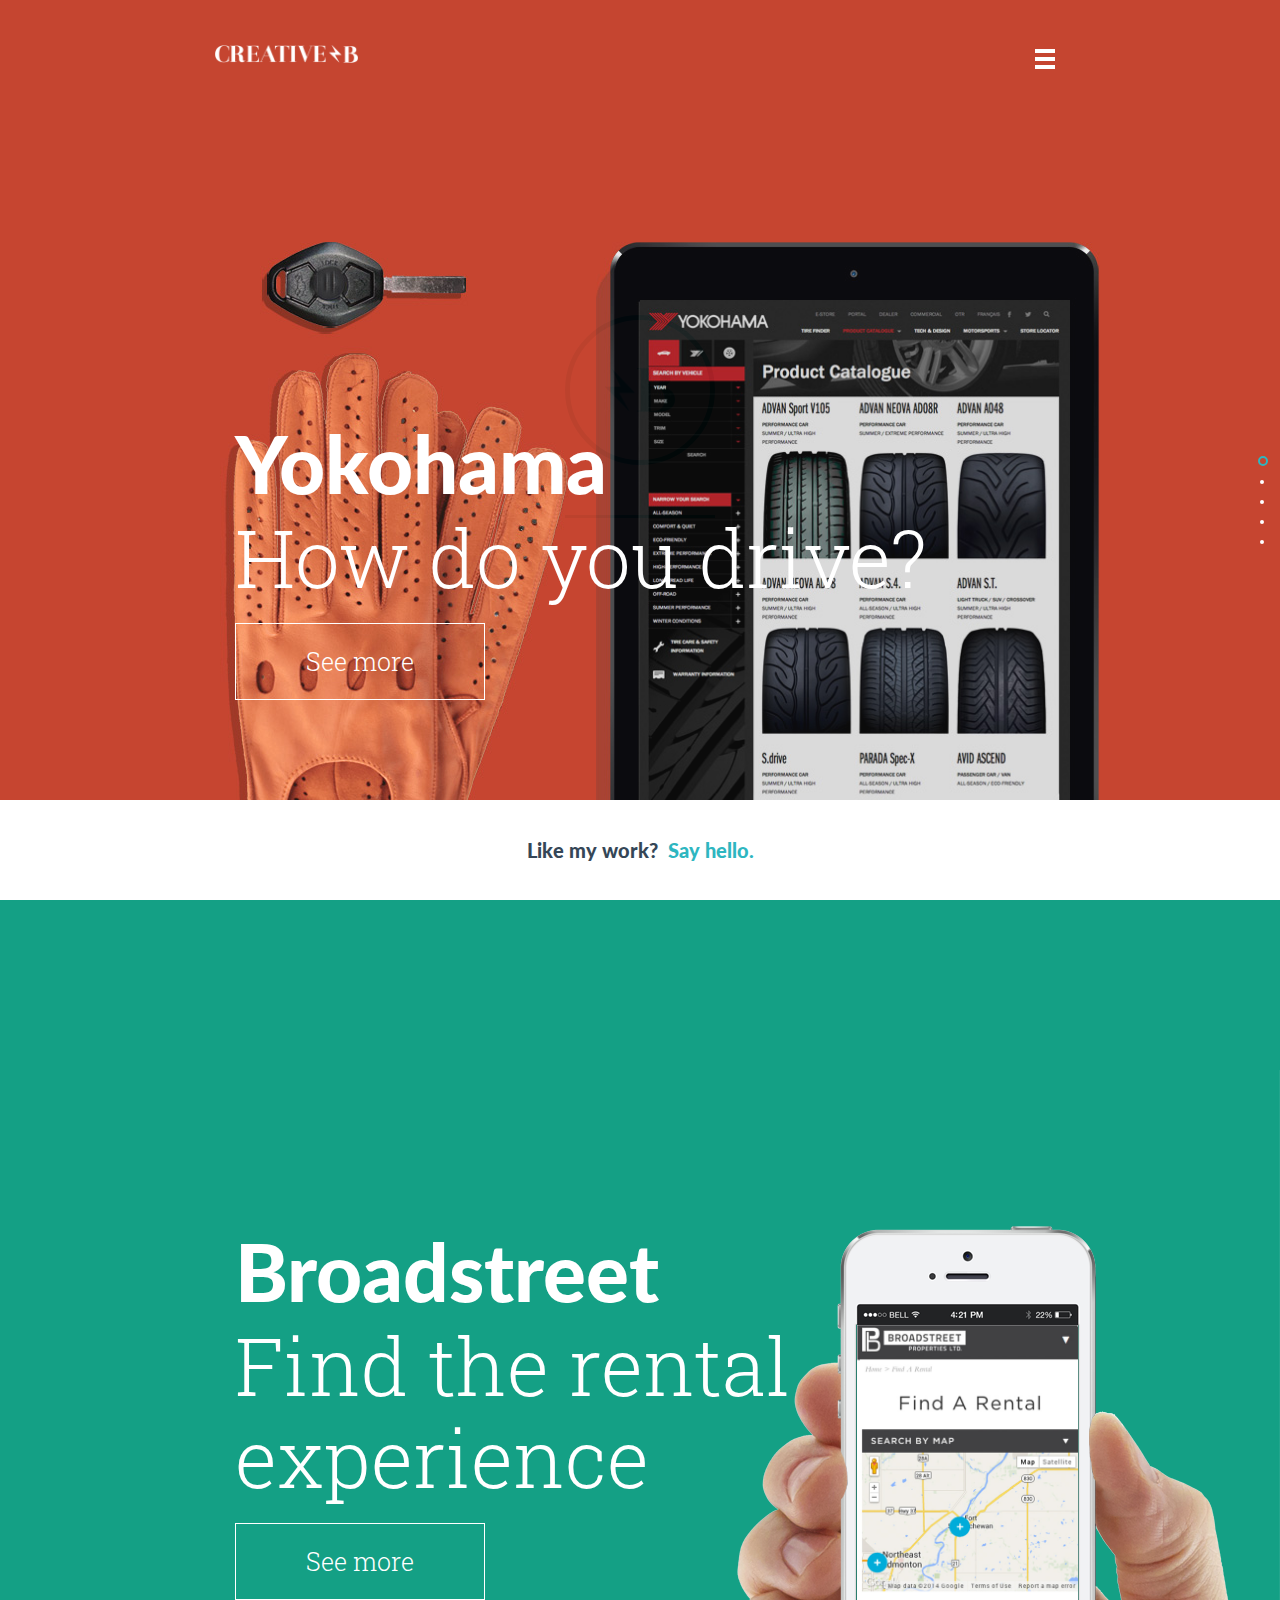
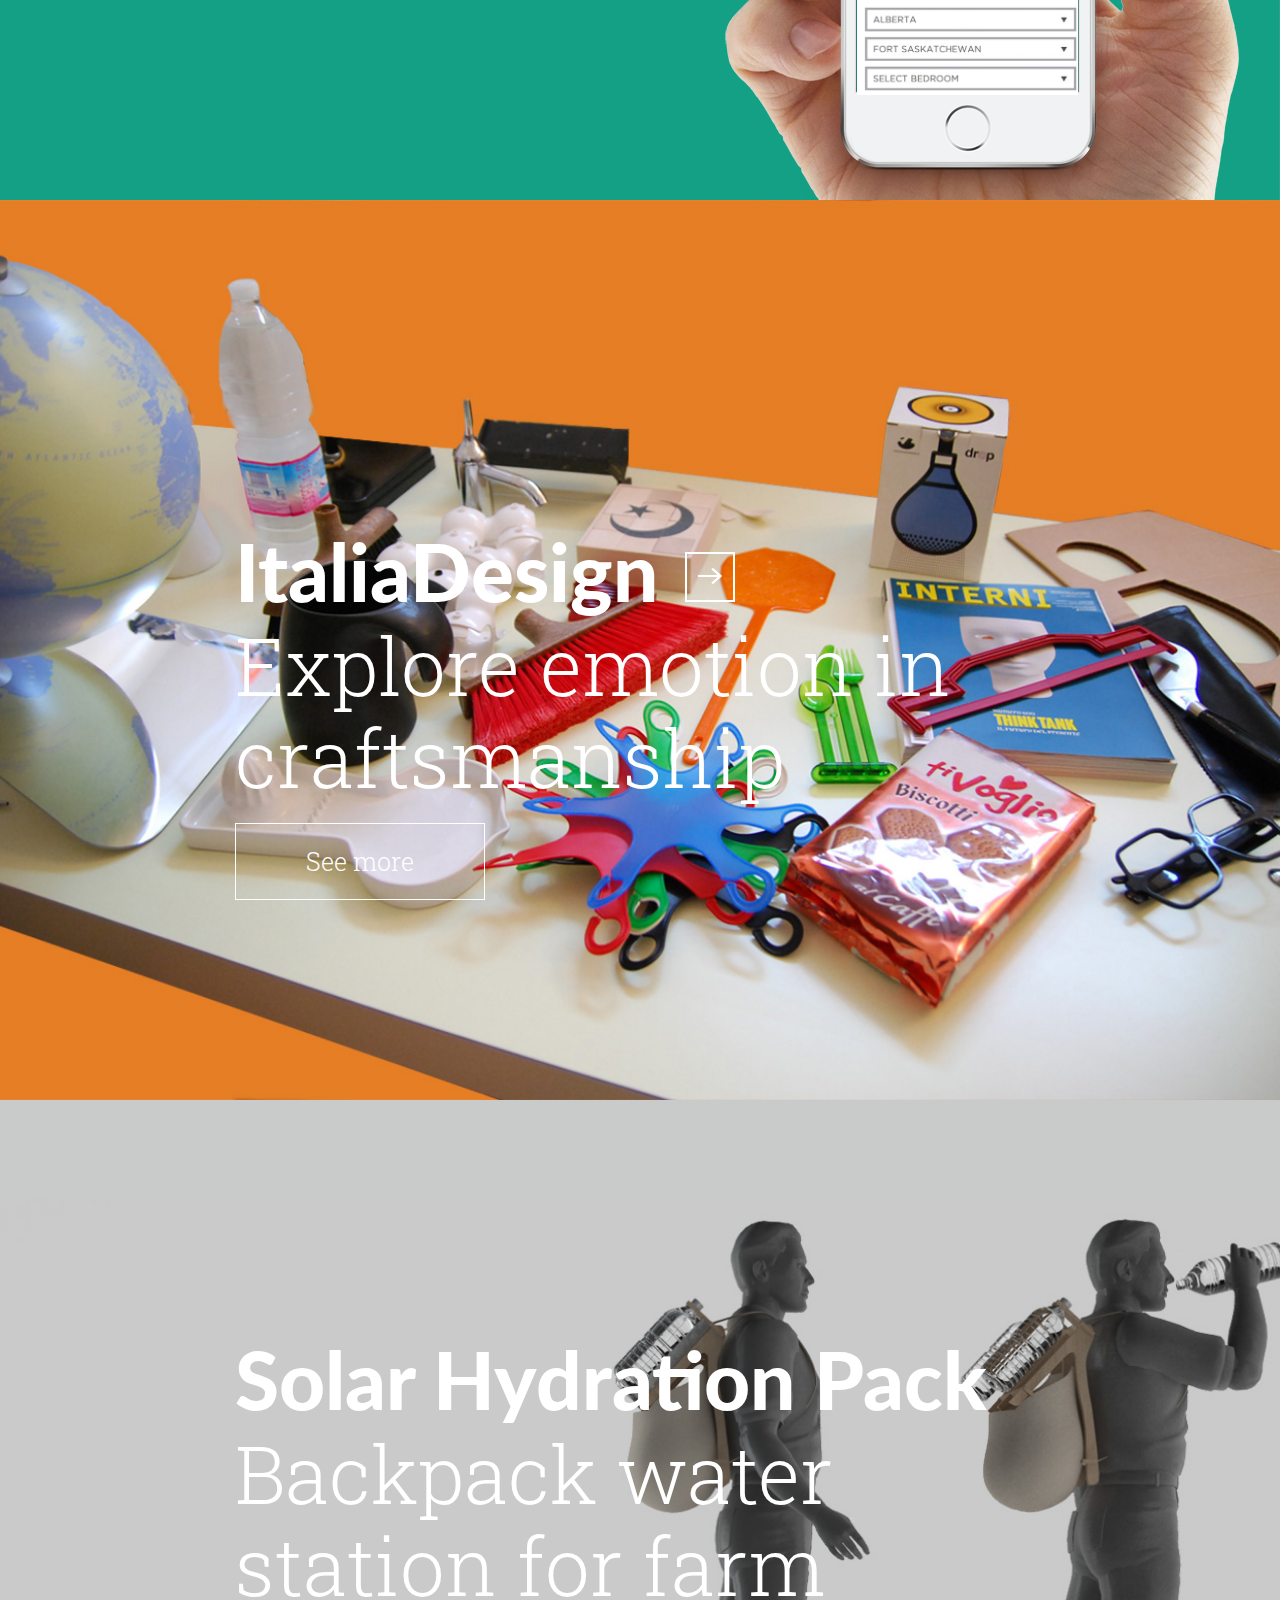
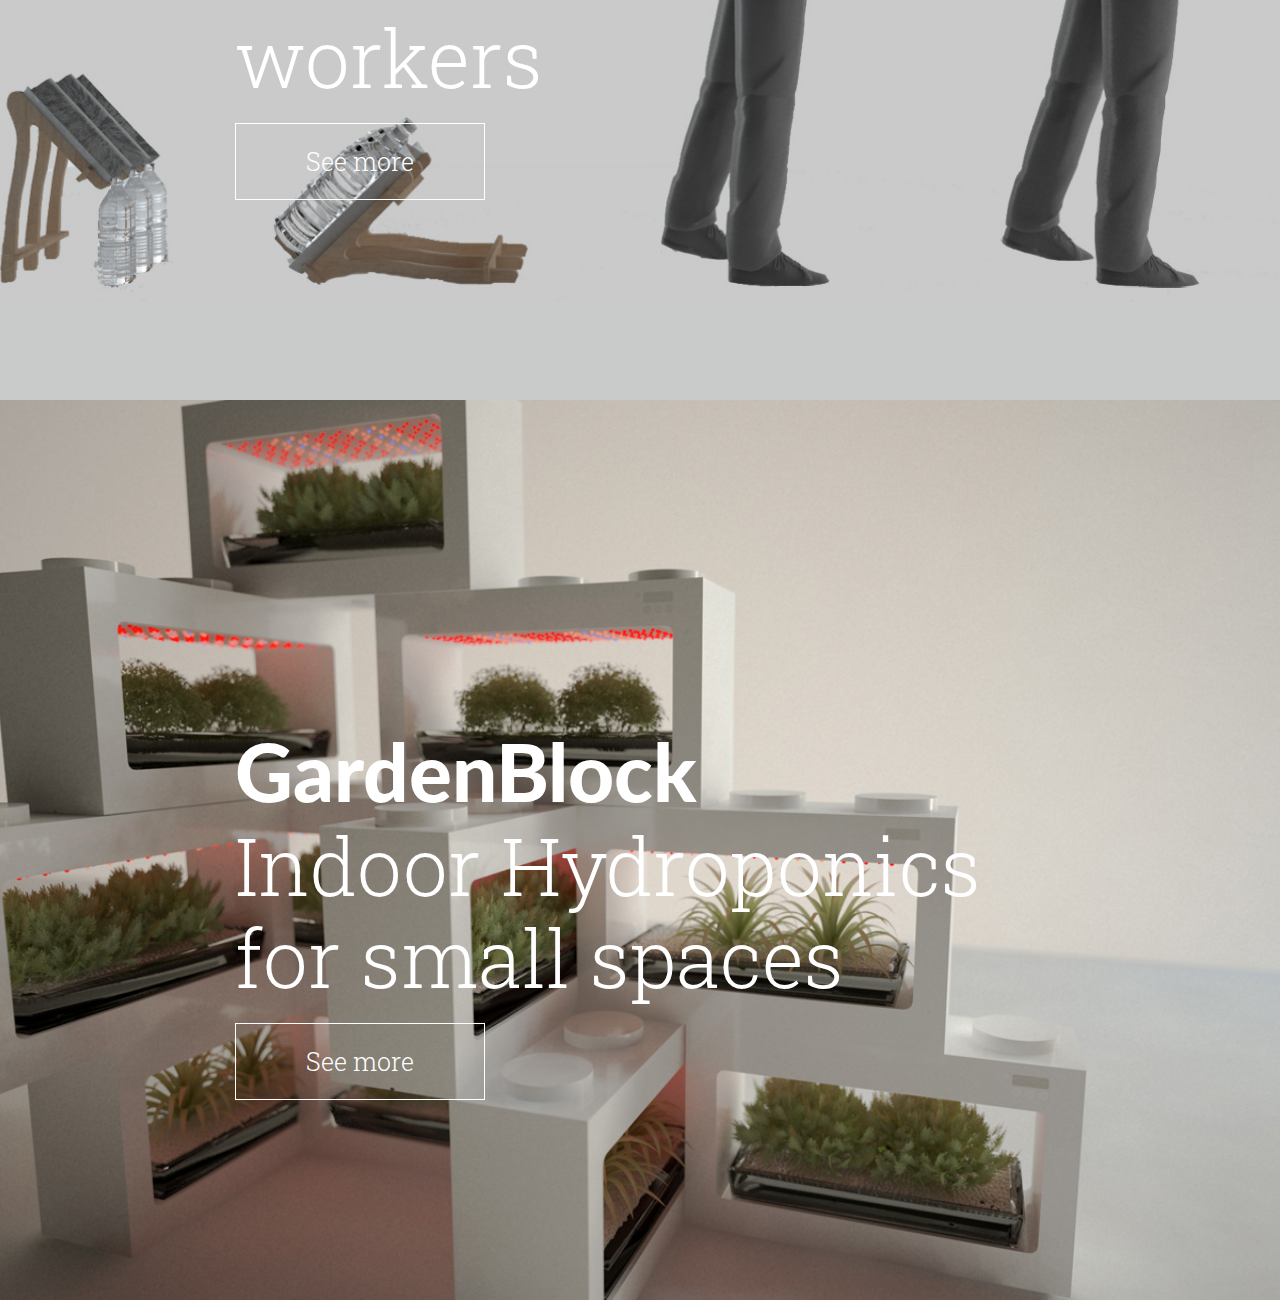
<file: index.html>
<!DOCTYPE html>

<html>

<head>




	<meta charset='UTF-8'>
    <meta name="viewport" content="width=device-width, initial-scale=1">



	
	<title>Creative B</title>
	<link rel="stylesheet" href="css/normalize.css" type="text/css">
	<link rel='stylesheet' href='css/style.css'>

    <link href='http://fonts.googleapis.com/css?family=Lato:300,900|Roboto+Slab:300' rel='stylesheet' type='text/css'>
	<link rel="shortcut icon" href="img/favicon.ico" type="image/x-icon" />
	<link rel="stylesheet" href="css/onepage-scroll.css">

	
	<script src='http://ajax.aspnetcdn.com/ajax/jquery.validate/1.11.1/jquery.validate.min.js'></script>
	<script src='http://ajax.googleapis.com/ajax/libs/jquery/1.8.3/jquery.min.js'></script>
	<script src="js/jquery.onepage-scroll.js"></script>

	<!-- 
		Thought of using jQuery UI's .addClass transitions as fallback (or primary) but doesn't work as well
		<script src="http://ajax.googleapis.com/ajax/libs/jqueryui/1.8.0/jquery-ui.min.js"></script> 
	-->
	
	<script>



	$(document).ready(function()
		{	
        	//Preloader

			$(window).load(function() { // makes sure the whole site is loaded
         	$('#status').fadeOut(); // will first fade out the loading animation
            $('#preloader').delay(350).fadeOut('slow'); // will fade out the white DIV that covers the website.
            $('body').delay(350).css({'overflow':'visible'});
            $("#header").delay(800).queue(function(){$(this).addClass('active')});
            $(".headerbox").delay(800).queue(function(){$(this).addClass('active')});

        	});


        	//Main Menu
        	var distance = 150;
   			$window = $(window);
			$(window).scroll(function() {
    			if ( $window.scrollTop() >= distance ) {
    				  $("#header").removeClass("ontop");
   				}
   				else if ( $window.scrollTop() <= distance ){
   					 $("#header").addClass("ontop");



   				}
				});


			if ($(window).width() < 768) {
    				  $("#header").removeClass("ontop").addClass('active');
			}

  			$(".right").toggle(function() {
  				$(".headerbox .menu").addClass("active");
  				$(".hiddenmenu").addClass("active");
        		$('body').css('overflow', 'hidden');
        		$('#content').addClass("active");
  				$(".headerbox").addClass("activate");

        		$("#about").removeClass("about");  
        		$("#contact").removeClass("contact"); 
        		$(".secondmenu").removeClass("about");
   				$(".secondmenu").removeClass("contact");
  				$(".first").addClass("active");
  				$(".second").removeClass("active");
  				$(".third").removeClass("active");
  				$("#header").removeClass("active");
				$(document).unbind('mousewheel');

  				}, function() {
  				$(".headerbox .menu").removeClass("active");
  				$(".hiddenmenu").removeClass("active");
        		$('body').css('overflow', 'initial');
        		$('#content').removeClass("active");
        		$("#header").addClass("active")
  				$(".headerbox").removeClass("activate");

				$(".main").onepage_scroll({
					responsiveFallback: 600 
				});


				});



  			$("#header").mouseenter(function() {
  				if (!$(".hiddenmenu").hasClass("active")) {
  					$(this).addClass("active");
  					$(".headerbox").addClass("active");
  				}  				
  			});

  			$(".workwithme a").click(function() {
  				$(".right").click();
  				$(".headerbox .menu").addClass("active");
  				$(".headerbox").addClass("active");
  				$(".hiddenmenu").addClass("active");
  				$('body').css('overflow', 'hidden');
  				$('#content').addClass("active");
  				$(".headerbox").addClass("activate")
  				$("#about").removeClass("about");
				$("#contact").addClass("contact");
  				$(".secondmenu").addClass("contact");
  				
  				$(".first").removeClass("active");  
  				$(".second").addClass("active");
  				$(".third").removeClass("active"); 
  				$(document).unbind('mousewheel');

  						
	
  			});
  			



  			$(document).keyup(function(e) {
  				if (e.keyCode == 27) { 
  				$(".hiddenmenu").removeClass("active");
  				$(".headerbox .menu").removeClass("active");
  				$('body').css('overflow', 'initial');
        		$('#content').removeClass("active");
        		$(".headerbox").removeClass("activate");
        		$("#header").addClass("active");
				$(".main").onepage_scroll({
					responsiveFallback: 600 
				});

  				}   // esc
				});


  			var previousScrollvertical = 0;
			var previousScrollHorizontal = 0;
    			$(window).scroll(function(){
       			var currentVerticalScroll = $(this).scrollTop();
       			var currentHorizontalScroll = $(this).scrollLeft();
       				if(currentVerticalScroll==previousScrollvertical) {    	
       				}
       				else if(currentHorizontalScroll==previousScrollHorizontal) {
               			if (currentVerticalScroll > previousScrollvertical){
            					$( ".headerbox" ).removeClass("active"); 
								$( "#header" ).removeClass("active");
								$("#header").removeClass("ontop");         		
						}
               			else {
               				 
								$( ".headerbox" ).addClass( "active");
								$( "#header" ).addClass( "active");
      						
						}
       				}
       		previousScrollHorizontal = currentHorizontalScroll;
       		previousScrollvertical =currentVerticalScroll;
    		});

	    

  			$(".second").click(function() {
  				$("#contact").addClass("contact");
  				$("#about").removeClass("about");

  				$(".secondmenu").addClass("contact");
  				$(".first").removeClass("active");  
  				$(".second").addClass("active");
  				$(".third").removeClass("active");  				 
				 
				});


  			$(".first").click(function() {
  				$("#contact").removeClass("contact");
  				$("#about").removeClass("about");
  				$(".secondmenu").removeClass("contact");
  				$(".secondmenu").removeClass("about");
  				$(".first").addClass("active");
  				$(".second").removeClass("active");  
  				$(".third").removeClass("active");  	 
				 
				});

  			$(".third").click(function() {
  				$(".secondmenu").addClass("about");
  				$("#about").addClass("about");
  				$("#contact").removeClass("contact");
  				$(".secondmenu").removeClass("contact");
  				$(".first").removeClass("active");
  				$(".second").removeClass("active");  
  				$(".third").addClass("active");  	 
				 
				});

  			// Contact Form

  			$("#element_1").focusin(function() {
  				 focus++;
  				$("#li_1 .logobox").addClass("active");						
				});
  			$("#element_1").focusout(function() {
  				 focus++;
  				$("#li_1 .logobox").removeClass("active");						
				});
  			$("#element_2").focusin(function() {
  				 focus++;
  				$("#li_2 .logobox").addClass("active");						
				});
  			$("#element_2").focusout(function() {
  				 focus++;
  				$("#li_2 .logobox").removeClass("active");						
				});
  			$("#element_3").focusin(function() {
  				 focus++;
  				$("#li_3 .logobox").addClass("active");						
				});
  			$("#element_3").focusout(function() {
  				 focus++;
  				$("#li_3 .logobox").removeClass("active");						
				});


		

  			$('#submitbtn').click(function() {
		        var sEmail = $('#element_2').val();
		        if ($.trim(sEmail).length == 0) {
		            alert('Please enter valid email address');
		            event.preventDefault();
		        }
		        if (validateEmail(sEmail)) {
		        }
		        else {
            	alert('Invalid Email Address');
            	event.preventDefault();
        		}
		        
		    });

			function validateEmail(sEmail) {
			    var filter = /^([\w-\.]+)@((\[[0-9]{1,3}\.[0-9]{1,3}\.[0-9]{1,3}\.)|(([\w-]+\.)+))([a-zA-Z]{2,4}|[0-9]{1,3})(\]?)$/;
			    if (filter.test(sEmail)) {
			        return true;
			    }
			    else {
			        return false;
			    }
			};
			


		



			//one page scroll
			$(".main").onepage_scroll({
			   sectionContainer: "section",     // sectionContainer accepts any kind of selector in case you don't want to use section
			   easing: "ease",                  // Easing options accepts the CSS3 easing animation such "ease", "linear", "ease-in", 
			                                    // "ease-out", "ease-in-out", or even cubic bezier value such as "cubic-bezier(0.175, 0.885, 0.420, 1.310)"
			   animationTime: 1000,             // AnimationTime let you define how long each section takes to animate
			   pagination: true,                // You can either show or hide the pagination. Toggle true for show, false for hide.
			   loop: false,                     // You can have the page loop back to the top/bottom when the user navigates at up/down on the first/last page.
			   keyboard: true,                  // You can activate the keyboard controls
			   responsiveFallback: 768        // You can fallback to normal page scroll by defining the width of the browser in which
			                                    // you want the responsive fallback to be triggered. For example, set this to 600 and whenever 
			                                 // the browser's width is less than 600, the fallback will kick in.
			});

			//Broadstreet Mobile phone

			$('body').bind('mousewheel DOMMouseScroll click', function(event) {
				if($('#yokosection').hasClass("active")){
				$(".yokosection .iphonehandmobile").addClass("active");
		       	window.location = "#1";

		    }	if(!$('#yokosection').hasClass("active")){
				$(".yokosection .iphonehandmobile").removeClass("active");
			}	

				if($('#broadsection').hasClass("active")){
		       	$(".broadsection .iphonehandmobile").addClass("active");
		       	window.location = "#2";

			}  if(!$('#broadsection').hasClass("active")){
				$(".broadsection .iphonehandmobile").removeClass("active");
			}	

				if($('#italiasection').hasClass("active")){
		       	window.location = "#3";

		    }

				if($('#solarsection').hasClass("active")){
		       	$("#solarsection").css("background-size","100%");		
		       	window.location = "#4";

		    }	if(!$('#solarsection').hasClass("active")){
		       	$("#solarsection").css("background-size","110%");	



		    }	if($('#gardensection').hasClass("active")){
		       	window.location = "#5";

		    }

	 				

			});
  	
			//Italiabackground

  			$("#italiasection .craftsmanship").toggle(function() {
  				$(".italiasection").css("left","-100%");
  				$(".italiasection2").css("left","0");
  				$(".craftsmanship").addClass('active')
 				},		function() {		
 					$(".italiasection").css("left","0");
  				$(".italiasection2").css("left","100%");	
  				$(".craftsmanship").removeClass('active')

				});

  	

     
    
       			
       				




			 
			  });




</script>
 




		
</head>

<body id="index">

	<div id="preloader">
		<div class="preloadercontainer">
			<div class="spinner">
		  		<div class="bounce1"></div>
			</div>

			<div class="slider">
				<div class="line"></div>
			  	<div class="break dot1"></div>
			  	<div class="break dot2"></div>
			  	<div class="break dot3"></div>
			</div>
		</div>
	</div>



<div id="header" class="ontop">
	<div class="headerbox">
		<div class="left">
			<a href="index">
				<div class="logo">			
				</div>
			</a>
		</div>
	
		<div class="right">
			<div class="menu crossed"><span></span></div>
		</div>
	</div>

	<div class="hiddenmenu">

		

		<div class="firstmenu">
				<div class="mainbiglink third ">
					<h3>About</h3>
				</div>
				<div class="mainbiglink first active">
					<h3>Case Study</h3>
				</div>
				<div class="mainbiglink second">
					<h3>Contact</h3>
				</div>
		</div>
		<div class="secondmenu">
			<ul class="yokosprite">
				<a href="yokohama">
					<li class="yokosprite sprites"><span></span></li>
					<li><h1>Yokohama</h1></li>
					<li><h2>How do you drive?</h2></li>

				</a>
			</ul>
			<ul class="broadsprite">
				<a href="broadstreet">
					<li class="broadsprite sprites"><span></span></li>
					<li><h1>Broadstreet</h1></li>
					<li><h2>Finding the rental experience</h2></li>
				</a>
			</ul>
			<ul class="italiasprite">
				<a href="italiadesign">
					<li class="italiasprite sprites"><span></span></li>
					<li><h1>Italia Design</h1></li>
					<li><h2>Explore emotion in craftsmanship</h2></li>
				</a>
			</ul>
			
			<ul class="solarsprite">
				<a href="solar-hydration-pack">
					<li class="solarsprite sprites"><span></span></li>
					<li><h1>Solar Hydration Pack</h1></li>
					<li><h2>Backpack water station for farm workers</h2></li>
				</a>
			</ul>
			<ul class="gardensprite">
				<a href="gardenblock">
					<li class="gardensprite sprites"><span></span></li>
					<li><h1>Gardenblock</h1></li>
					<li><h2>Indoor hydroponics for small spaces</h2></li>
				</a>
			</ul>
			<div class="workbackground"></div>

			<div class="thirdmenu">
				<div class="bottommenu">
					<div class="socialfooter">
						<li><h3><a href="blog">Blog</a></h3></li>
						<li class="socialicon"><h3><a href="http://www.linkedin.com/pub/brian-leung/58/6a8/724">in</a></h3></li>
						<li class="socialicon"><h3><a href="resume.pdf">cv</a></h3></li>
					</div>
				</div>

		
			</div>
		</div>


		<div id="about">
			
					
			<div class="aboutme">			
				<div class="intext">
					<div class="brianleung">
						<h1>Hi there, I'm</h1>
						<h2>Brian Leung</h2>
					</div>

					<h4><b>I’m a user experience designer from Vancouver, BC. I’m an advocate of thoughtfully designing a product to create meaningful value for users that use it. </b><h4>
					<h4>As an avid experimenter of front-end development, I love to design on the browser so I can play and invent new ways to create interactive functions for my creations.</h4>

					<h5>I’m always up for the next big adventure in life. Whether it's travelling to a third world country or winning an international design competition, my sense of adventure, curiosity, and ambition brings me to ever new heights.</h5>

					<h5>I've worked on projects for Yokohama, Oakley, Braun, the Government of Canada, Dyson, Broadstreet Properties, ICBC, Vancouver Sun, the Province, Aircare, and Ampco. </h5>

					<div class="aboutawards">
						<img src="img/braunprize.jpg" alt="Braun Prize" height="40px" >
						<img src="img/jamesdysonaward2.jpg" alt="James Dyson Award" height="40px" >
						<img src="img/utilitamanifesta2.jpg" alt="Utilita Manifesta" height="40px" >
						<img src="img/aircare.jpg" alt="Utilita Manifesta" height="40px" >						
					</div>								
				</div>		

				<div class="aboutbackgroundcontainer">
					<div class="aboutbackground">
							<img src="img/aboutbackground.jpg">								
					</div>
				</div>			
			</div>
		</div>


		<div id="contact">
			
			<div class="row clearfix contactme ">	
				<div class="column full">					
						<div class="intext">
							<h1>Say Hello! </h1>
							<p><h3>I’m always looking for something new to do. Whether its a collaboration, job opportunity, or freelance project, I’d love to hear your ideas. Let’s talk!</h3></p>						
						</div>		

						<form id="form" action="http://creativeb.ca/contactform.php" method="post" >
									
							<div class="formtop">    
				        
						        <li id="li_1" class="inputtop"  >
									<label class="inputdescription" for="element_1"><h1>Name</h1> </label>
									<span>
										<h3><input id="element_1" name="element_1" class="elementtext"  type="text"  value=""/></input></h3>
										<div class="logobox"></div> 
									</span> 
								</li>						        
						        
						        <li id="li_2" class="inputtop"  >
									<label class="inputdescription" for="element_2"><h1>Email</h1> </label>
									<span>
										<h3><input id="element_2" name="element_2" class="elementtext"  type="text"  value=""/></input> </h3>
										<div class="logobox"></div> 
									</span> 
								</li>	

					        </div>
					        
					        <div class="formtop">
						        <li id="li_3" class="inputtop">
									<label class="inputdescription" for="element_3"><h1>Message</h1> </label>
									<span>
										<h3><textarea id="element_3" name="element_3" class="textarea"></textarea></h3> 
										<div class="logobox"></div>
									</span> 
								</li>

								<li class="submitbutton">
									<h3><input type="submit" id='submitbtn' value="Send" class="button"></h3>
								</li>
							</div>						
						</form>	
				</div>
			</div>	
		</div>


	</div>
</div>






	

<div id="introduction">

  	<div class="main">

	    <section id="yokosection">
	    	<div class="yokosection">
	    		<div class="iphonehandmobile mobile2"><img src="img/yokoindexscroll.jpg" alt="Yokohama Product Catelogue"></div>

	    		<div class="indexintext">
				    <h1>Yokohama</h1>
				    <h2>How do you drive?</h2>
				    <div class="biglink">
				    	<a href="yokohama"><h3> See more</h3></a>
				    </div>
			    </div>
		    </div>
		</section>    


		<section id="broadsection">
	    	<div class="broadsection">

				<div class="iphonehandmobile mobile2"><img src="img/iphonehandmobileindex.jpg" alt="Broadstreet Property Page Mobile"></div>

	    		<div class="indexintext">
				    <h1>Broadstreet</h1>
				    <h2>Find the rental experience</h2>
				    <div class="biglink">
				    	<a href="broadstreet"><h3> See more</h3></a>
				    </div>
			    </div>
		    </div>
		</section>    

		<section id="italiasection">
	    	<div class="italiasection">
	    	</div>
	    	<div class="italiasection2">
	    	</div>
	    	<div class="indexintext">
				<h1>ItaliaDesign</h1>
				<h2>Explore emotion in craftsmanship</h2>
			    <div class="biglink">
				    <a href="italiadesign"><h3> See more</h3></a>
				</div>

				<div class="craftsmanship">
				</div>
			</div>
		    
		</section>    

		<section id="solarsection">
	    	<div class="solarsection">
	    		<div class="indexintext">
				    <h1>Solar Hydration Pack</h1>
				    <h2>Backpack water station for farm workers</h2>
				    <div class="biglink">
				    	<a href="solar-hydration-pack"><h3> See more</h3></a>
				    </div>
			    </div>
		    </div>
		</section>    

	    <section id="gardensection">
	    	<div class="gardensection">
	    		<div class="indexintext">
				    <h1>GardenBlock</h1>
				    <h2>Indoor Hydroponics for small spaces</h2>
				    <div class="biglink">
				    	<a href="gardenblock"><h3> See more</h3></a>
				    </div>
			    </div>
		    </div>
		</section>    
  </div>
	
	<div id="footer">
		<div class="workwithme"><h1>Like my work?  <a>Say hello.</a></h1></div>
	</div>









</div> 
    


</body>

</html>
</file>
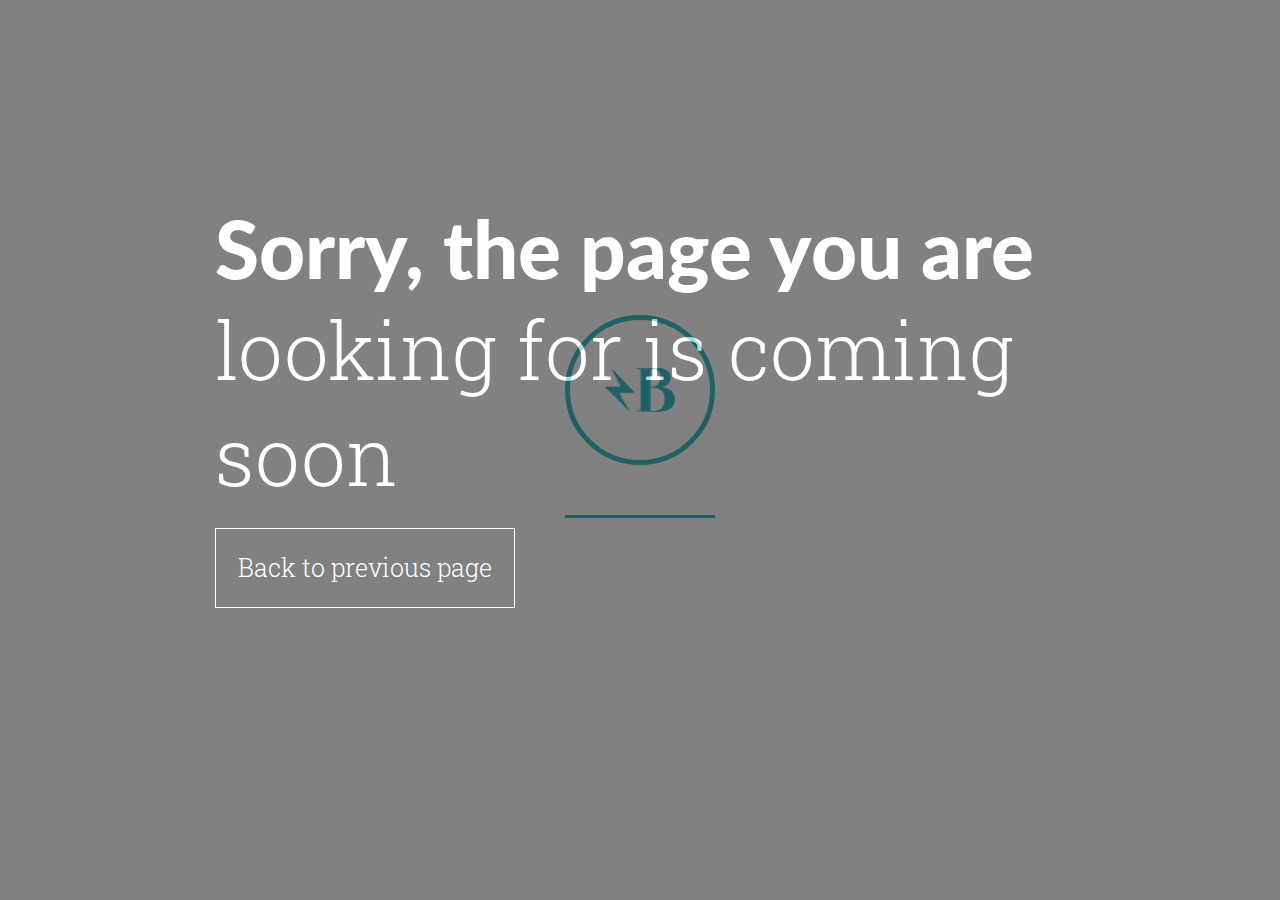
<file: blog.html>
<!DOCTYPE html>

<html>

<head>




	<meta charset='UTF-8'>
    <meta name="viewport" content="width=device-width, initial-scale=1, maximum-scale=1.0, user-scalable=no">



	
	<title>Coming Soon/ Creative B</title>
	<link rel="stylesheet" href="css/normalize.css" type="text/css">
	<link rel='stylesheet' href='css/style.css'>
    <link href='http://fonts.googleapis.com/css?family=Lato:300,900|Roboto+Slab:300' rel='stylesheet' type='text/css'>
	<link rel="shortcut icon" href="img/favicon.ico" type="image/x-icon" />



	
	<script src='http://ajax.aspnetcdn.com/ajax/jquery.validate/1.11.1/jquery.validate.min.js'></script>
	<script src='http://ajax.googleapis.com/ajax/libs/jquery/1.8.3/jquery.min.js'></script>

	<!-- 
		Thought of using jQuery UI's .addClass transitions as fallback (or primary) but doesn't work as well
		<script src="http://ajax.googleapis.com/ajax/libs/jqueryui/1.8.0/jquery-ui.min.js"></script> 
	-->
	
	<script>
	$(document).ready(function()
		{	
        	//Preloader

			$(window).load(function() { // makes sure the whole site is loaded
         	$('#status').fadeOut(); // will first fade out the loading animation
            $('#preloader').delay(350).fadeOut('slow'); // will fade out the white DIV that covers the website.
            $('body').delay(350).css({'overflow':'visible'});
            $("#header").delay(800).queue(function(){$(this).addClass('active')});
            $(".headerbox").delay(800).queue(function(){$(this).addClass('active')});

        	})


        	//Main Menu
        	var distance = 150;
   			$window = $(window);
			$(window).scroll(function() {
    			if ( $window.scrollTop() >= distance ) {
    				  $("#header").removeClass("ontop");
   				}
   				else if ( $window.scrollTop() <= distance ){
   					 $("#header").addClass("ontop");



   				}
				});

  			$(".right").toggle(function() {
  				$(".headerbox .menu").addClass("active");
  				$(".hiddenmenu").addClass("active");
        		$('body').css('overflow', 'hidden');
        		$('#content').addClass("active");
  				$(".headerbox").addClass("activate");

        		$("#about").removeClass("about");  
        		$("#contact").removeClass("contact"); 
        		$(".secondmenu").removeClass("about");
   				$(".secondmenu").removeClass("contact");
  				$(".first").addClass("active");
  				$(".second").removeClass("active");
  				$(".third").removeClass("active");
  				$("#header").removeClass("active")


  				}, function() {
  				$(".headerbox .menu").removeClass("active");
  				$(".hiddenmenu").removeClass("active");
        		$('body').css('overflow', 'initial');
        		$('#content').removeClass("active");
        		$("#header").addClass("active")
  				$(".headerbox").removeClass("activate");



				});

  			$("#header").mouseenter(function() {
  				if (!$(".hiddenmenu").hasClass("active")) {
  					$(this).addClass("active");
  					$(".headerbox").addClass("active");
  				}  				
  			});

  			$(".workwithme a").click(function() {
  				$(".right").click();
  				$(".headerbox .menu").addClass("active");
  				$(".headerbox").addClass("active");
  				$(".hiddenmenu").addClass("active");
  				$('body').css('overflow', 'hidden');
  				$('#content').addClass("active");
  				$(".headerbox").addClass("activate")
  				$("#about").removeClass("about");
				$("#contact").addClass("contact");
  				$(".secondmenu").addClass("contact");
  				
  				$(".first").removeClass("active");  
  				$(".second").addClass("active");
  				$(".third").removeClass("active"); 
  					
  						
	
  			});
  			



  			$(document).keyup(function(e) {
  				if (e.keyCode == 27) { 
  				$(".hiddenmenu").removeClass("active");
  				$(".headerbox .menu").removeClass("active");
  				$('body').css('overflow', 'initial');
        		$('#content').removeClass("active");
        		$(".headerbox").removeClass("activate");
        		$("#header").addClass("active");




  				}   // esc
				});

  			var previousScrollvertical = 0;
			var previousScrollHorizontal = 0;
    			$(window).scroll(function(){
       			var currentVerticalScroll = $(this).scrollTop();
       			var currentHorizontalScroll = $(this).scrollLeft();
       				if(currentVerticalScroll==previousScrollvertical) {    	
       				}
       				else if(currentHorizontalScroll==previousScrollHorizontal) {
               			if (currentVerticalScroll > previousScrollvertical){
            					$( ".headerbox" ).removeClass("active"); 
								$( "#header" ).removeClass("active");
								$("#header").removeClass("ontop");         		
						}
               			else {
               				 
								$( ".headerbox" ).addClass( "active");
								$( "#header" ).addClass( "active");
      						
						}
       				}
       		previousScrollHorizontal = currentHorizontalScroll;
       		previousScrollvertical =currentVerticalScroll;
    		});

	   //  	  	var previousScrollvertical = 0;
				// var previousScrollHorizontal = 0;
	   //  			$(".hiddenmenu").scroll(function(){
	   //     			var currentVerticalScroll = $(this).scrollTop();
	   //     			var currentHorizontalScroll = $(this).scrollLeft();
	   //     				if(currentVerticalScroll==previousScrollvertical) {    	
	   //     				}
	   //     				else if(currentHorizontalScroll==previousScrollHorizontal) {
	   //             			if (currentVerticalScroll > previousScrollvertical){
	   //          					$( ".headerbox" ).removeClass("active"); 
				// 					$( "#header" ).removeClass("active");
				// 					$("#header").removeClass("ontop");         		
				// 			}
	   //             			else {
	               				 
				// 					$( ".headerbox" ).addClass( "active");
				// 					$( "#header" ).addClass( "active");
	      						
				// 			}
	   //     				}
	   //     		previousScrollHorizontal = currentHorizontalScroll;
	   //     		previousScrollvertical =currentVerticalScroll;
	   //  		});
	    

  			$(".second").click(function() {
  				$("#contact").addClass("contact");
  				$("#about").removeClass("about");

  				$(".secondmenu").addClass("contact");
  				$(".first").removeClass("active");  
  				$(".second").addClass("active");
  				$(".third").removeClass("active");  				 
				 
				});


  			$(".first").click(function() {
  				$("#contact").removeClass("contact");
  				$("#about").removeClass("about");
  				$(".secondmenu").removeClass("contact");
  				$(".secondmenu").removeClass("about");
  				$(".first").addClass("active");
  				$(".second").removeClass("active");  
  				$(".third").removeClass("active");  	 
				 
				});

  			$(".third").click(function() {
  				$(".secondmenu").addClass("about");
  				$("#about").addClass("about");
  				$("#contact").removeClass("contact");
  				$(".secondmenu").removeClass("contact");
  				$(".first").removeClass("active");
  				$(".second").removeClass("active");  
  				$(".third").addClass("active");  	 
				 
				});

  			// Contact Form

  			$("#element_1").focusin(function() {
  				 focus++;
  				$("#li_1 .logobox").addClass("active");						
				});
  			$("#element_1").focusout(function() {
  				 focus++;
  				$("#li_1 .logobox").removeClass("active");						
				});
  			$("#element_2").focusin(function() {
  				 focus++;
  				$("#li_2 .logobox").addClass("active");						
				});
  			$("#element_2").focusout(function() {
  				 focus++;
  				$("#li_2 .logobox").removeClass("active");						
				});
  			$("#element_3").focusin(function() {
  				 focus++;
  				$("#li_3 .logobox").addClass("active");						
				});
  			$("#element_3").focusout(function() {
  				 focus++;
  				$("#li_3 .logobox").removeClass("active");						
				});


		

  			$('#submitbtn').click(function() {
		        var sEmail = $('#element_2').val();
		        if ($.trim(sEmail).length == 0) {
		            alert('Please enter valid email address');
		            event.preventDefault();
		        }
		        if (validateEmail(sEmail)) {
		        }
		        else {
            	alert('Invalid Email Address');
            	event.preventDefault();
        		}
		        
		    });

			function validateEmail(sEmail) {
			    var filter = /^([\w-\.]+)@((\[[0-9]{1,3}\.[0-9]{1,3}\.[0-9]{1,3}\.)|(([\w-]+\.)+))([a-zA-Z]{2,4}|[0-9]{1,3})(\]?)$/;
			    if (filter.test(sEmail)) {
			        return true;
			    }
			    else {
			        return false;
			    }
			}
			


		



			

		


 
  });


</script>
 




		
</head>

<body id="thankyou">

	<div id="preloader">
		<div class="preloadercontainer">
			<div class="spinner">
		  		<div class="bounce1"></div>
			</div>

			<div class="slider">
				<div class="line"></div>
			  	<div class="break dot1"></div>
			  	<div class="break dot2"></div>
			  	<div class="break dot3"></div>
			</div>
		</div>
	</div>



<div id="header" class="ontop">
	<div class="headerbox">
		<div class="left">
			<a href="index">
				<div class="logo">			
				</div>
			</a>
		</div>
		<div class="right">
			<div class="menu crossed"><span></span></div>
		</div>
	</div>

	<div class="hiddenmenu">

		

		<div class="firstmenu">
				<div class="mainbiglink third ">
					<h3>About</h3>
				</div>
				<div class="mainbiglink first active">
					<h3>Case Study</h3>
				</div>
				<div class="mainbiglink second">
					<h3>Contact</h3>
				</div>
		</div>
		<div class="secondmenu">
			<ul class="yokosprite">
				<a href="yokohama">
					<li class="yokosprite sprites"><span></span></li>
					<li><h1>Yokohama</h1></li>
					<li><h2>How do you drive?</h2></li>

				</a>
			</ul>
			<ul class="broadsprite">
				<a href="broadstreet">
					<li class="broadsprite sprites"><span></span></li>
					<li><h1>Broadstreet</h1></li>
					<li><h2>Finding the rental experience</h2></li>
				</a>
			</ul>
			<ul class="italiasprite">
				<a href="italiadesign">
					<li class="italiasprite sprites"><span></span></li>
					<li><h1>Italia Design</h1></li>
					<li><h2>Explore emotion in craftsmanship</h2></li>
				</a>
			</ul>
			
			<ul class="solarsprite">
				<a href="solar-hydration-pack">
					<li class="solarsprite sprites"><span></span></li>
					<li><h1>Solar Hydration Pack</h1></li>
					<li><h2>Backpack water station for farm workers</h2></li>
				</a>
			</ul>
			<ul class="gardensprite">
				<a href="gardenblock">
					<li class="gardensprite sprites"><span></span></li>
					<li><h1>Gardenblock</h1></li>
					<li><h2>Indoor hydroponics for small spaces</h2></li>
				</a>
			</ul>
			<div class="workbackground"></div>

			<div class="thirdmenu">
				<div class="bottommenu">
					<div class="socialfooter">
						<li><h3><a href="blog">Blog</a></h3></li>
						<li class="socialicon"><h3><a href="http://www.linkedin.com/pub/brian-leung/58/6a8/724">in</a></h3></li>
						<li class="socialicon"><h3><a href="resume.pdf">cv</a></h3></li>
					</div>
				</div>

		
			</div>
		</div>


		<div id="about">
			
					
			<div class="aboutme">			
				<div class="intext">
					<div class="brianleung">
						<h1>Hi there, I'm</h1>
						<h2>Brian Leung</h2>
					</div>

					<h4><b>I’m a user experience designer from Vancouver, BC. I’m an advocate of thoughtfully designing a product to create meaningful value for users that use it. </b><h4>
					<h4>As an avid experimenter of front-end development, I love to design on the browser so I can play and invent new ways to create interactive functions for my creations.</h4>

					<h5>I’m always up for the next big adventure in life. Whether it's travelling to a third world country or winning an international design competition, my sense of adventure, curiosity, and ambition brings me to ever new heights.</h5>

					<h5>I've worked on projects for Yokohama, Oakley, Braun, the Government of Canada, Dyson, Broadstreet Properties, ICBC, Vancouver Sun, the Province, Aircare, and Ampco. </h5>

					<div class="aboutawards">
						<img src="img/braunprize.jpg" alt="Braun Prize" height="40px" >
						<img src="img/jamesdysonaward2.jpg" alt="James Dyson Award" height="40px" >
						<img src="img/utilitamanifesta2.jpg" alt="Utilita Manifesta" height="40px" >
						<img src="img/aircare.jpg" alt="Utilita Manifesta" height="40px" >						
					</div>								
				</div>		

				<div class="aboutbackgroundcontainer">
					<div class="aboutbackground">
							<img src="img/aboutbackground.jpg">								
					</div>
				</div>			
			</div>
		</div>


		<div id="contact">
			
			<div class="row clearfix contactme ">	
				<div class="column full">					
						<div class="intext">
							<h1>Say Hello! </h1>
							<p><h3>I’m always looking for something new to do. Whether its a collaboration, job opportunity, or freelance project, I’d love to hear your ideas. Let’s talk!</h3></p>						
						</div>		

						<form id="form" action="http://creativeb.ca/contactform.php" method="post" >
									
							<div class="formtop">    
				        
						        <li id="li_1" class="inputtop"  >
									<label class="inputdescription" for="element_1"><h1>Name</h1> </label>
									<span>
										<h3><input id="element_1" name="element_1" class="elementtext"  type="text"  value=""/></input></h3>
										<div class="logobox"></div> 
									</span> 
								</li>						        
						        
						        <li id="li_2" class="inputtop"  >
									<label class="inputdescription" for="element_2"><h1>Email</h1> </label>
									<span>
										<h3><input id="element_2" name="element_2" class="elementtext"  type="text"  value=""/></input> </h3>
										<div class="logobox"></div> 
									</span> 
								</li>	

					        </div>
					        
					        <div class="formtop">
						        <li id="li_3" class="inputtop">
									<label class="inputdescription" for="element_3"><h1>Message</h1> </label>
									<span>
										<h3><textarea id="element_3" name="element_3" class="textarea"></textarea></h3> 
										<div class="logobox"></div>
									</span> 
								</li>

								<li class="submitbutton">
									<h3><input type="submit" id='submitbtn' value="Send" class="button"></h3>
								</li>
							</div>						
						</form>	
				</div>
			</div>	
		</div>


	</div>
</div>






	

<div id="thankyoutext">


	<div class="intext">
		<h1>Sorry, the page you are </h1>
		<h2>looking for is coming soon</h2>

		<div class="thankyoubiglink">
			<a href = "javascript:history.back()"><h3>Back to previous page<h3></a>
		</div>
	</div>

</div> 
    


</body>

</html>
</file>
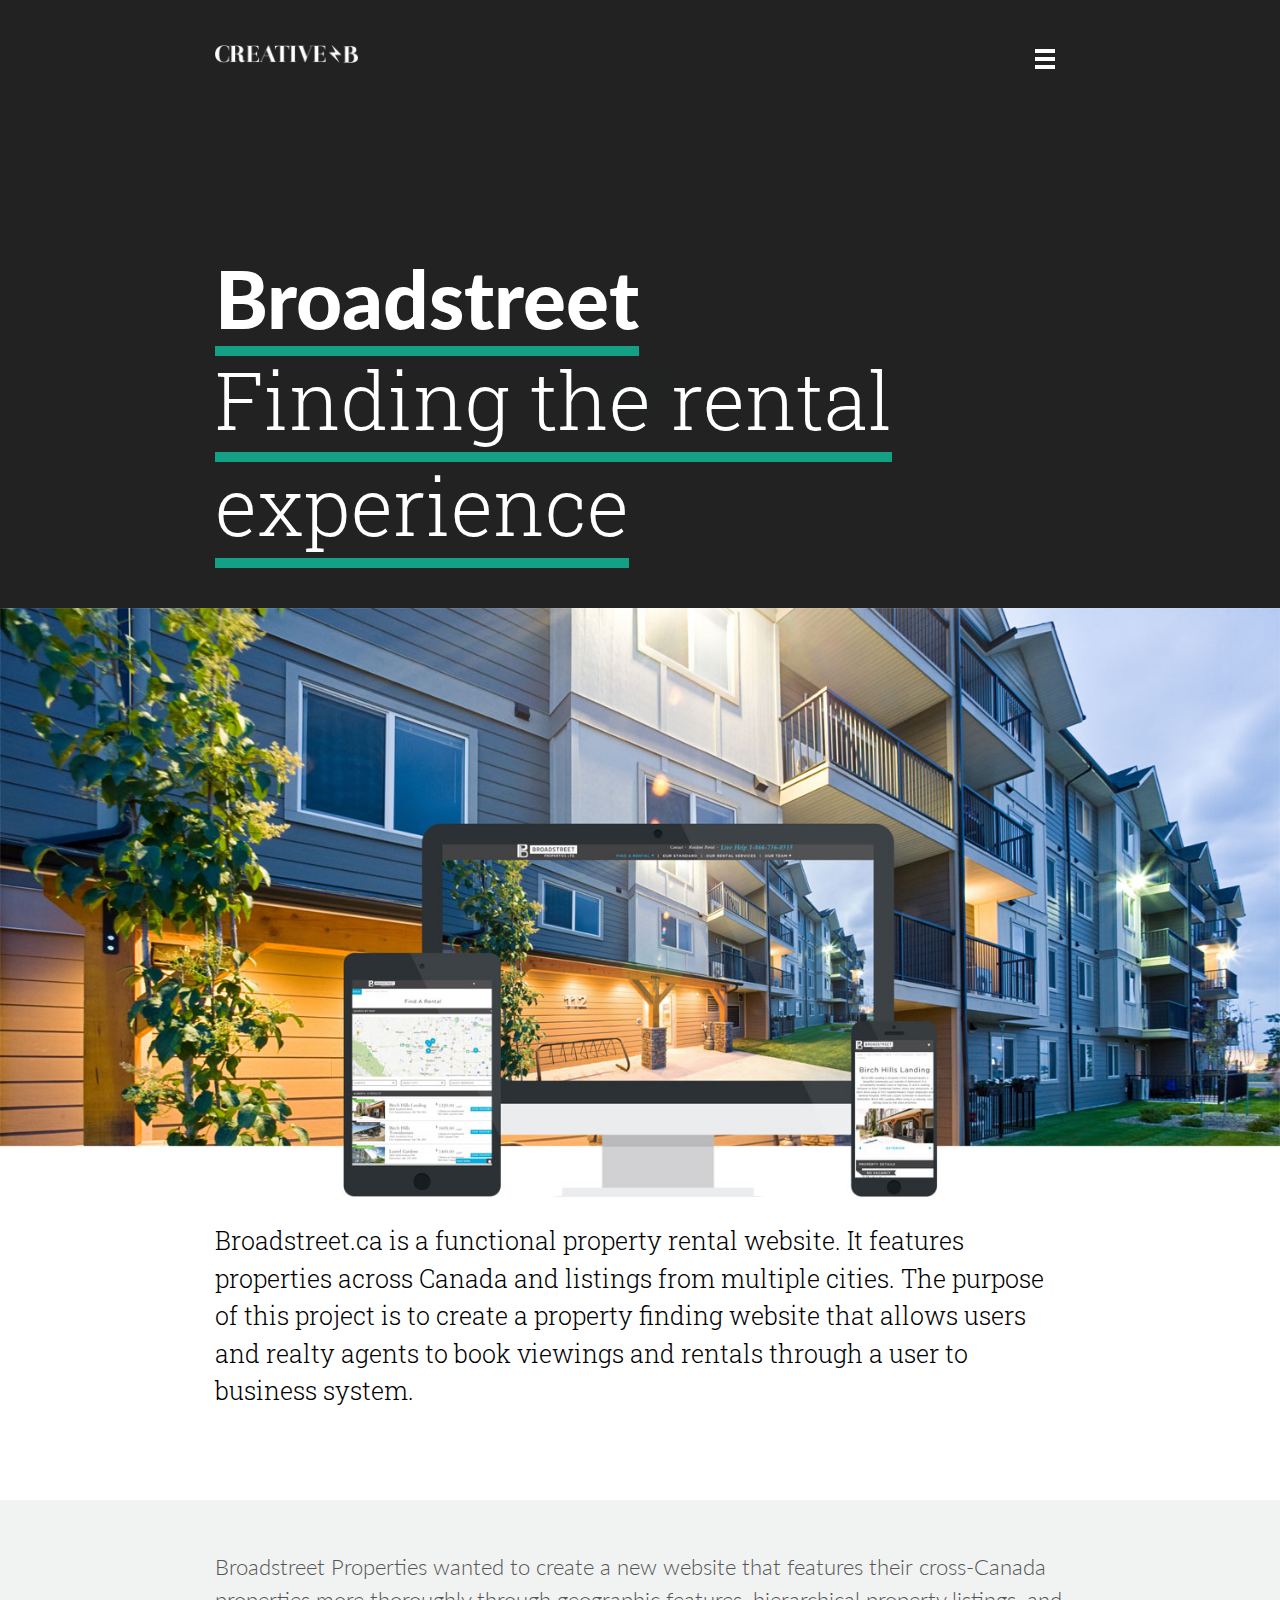
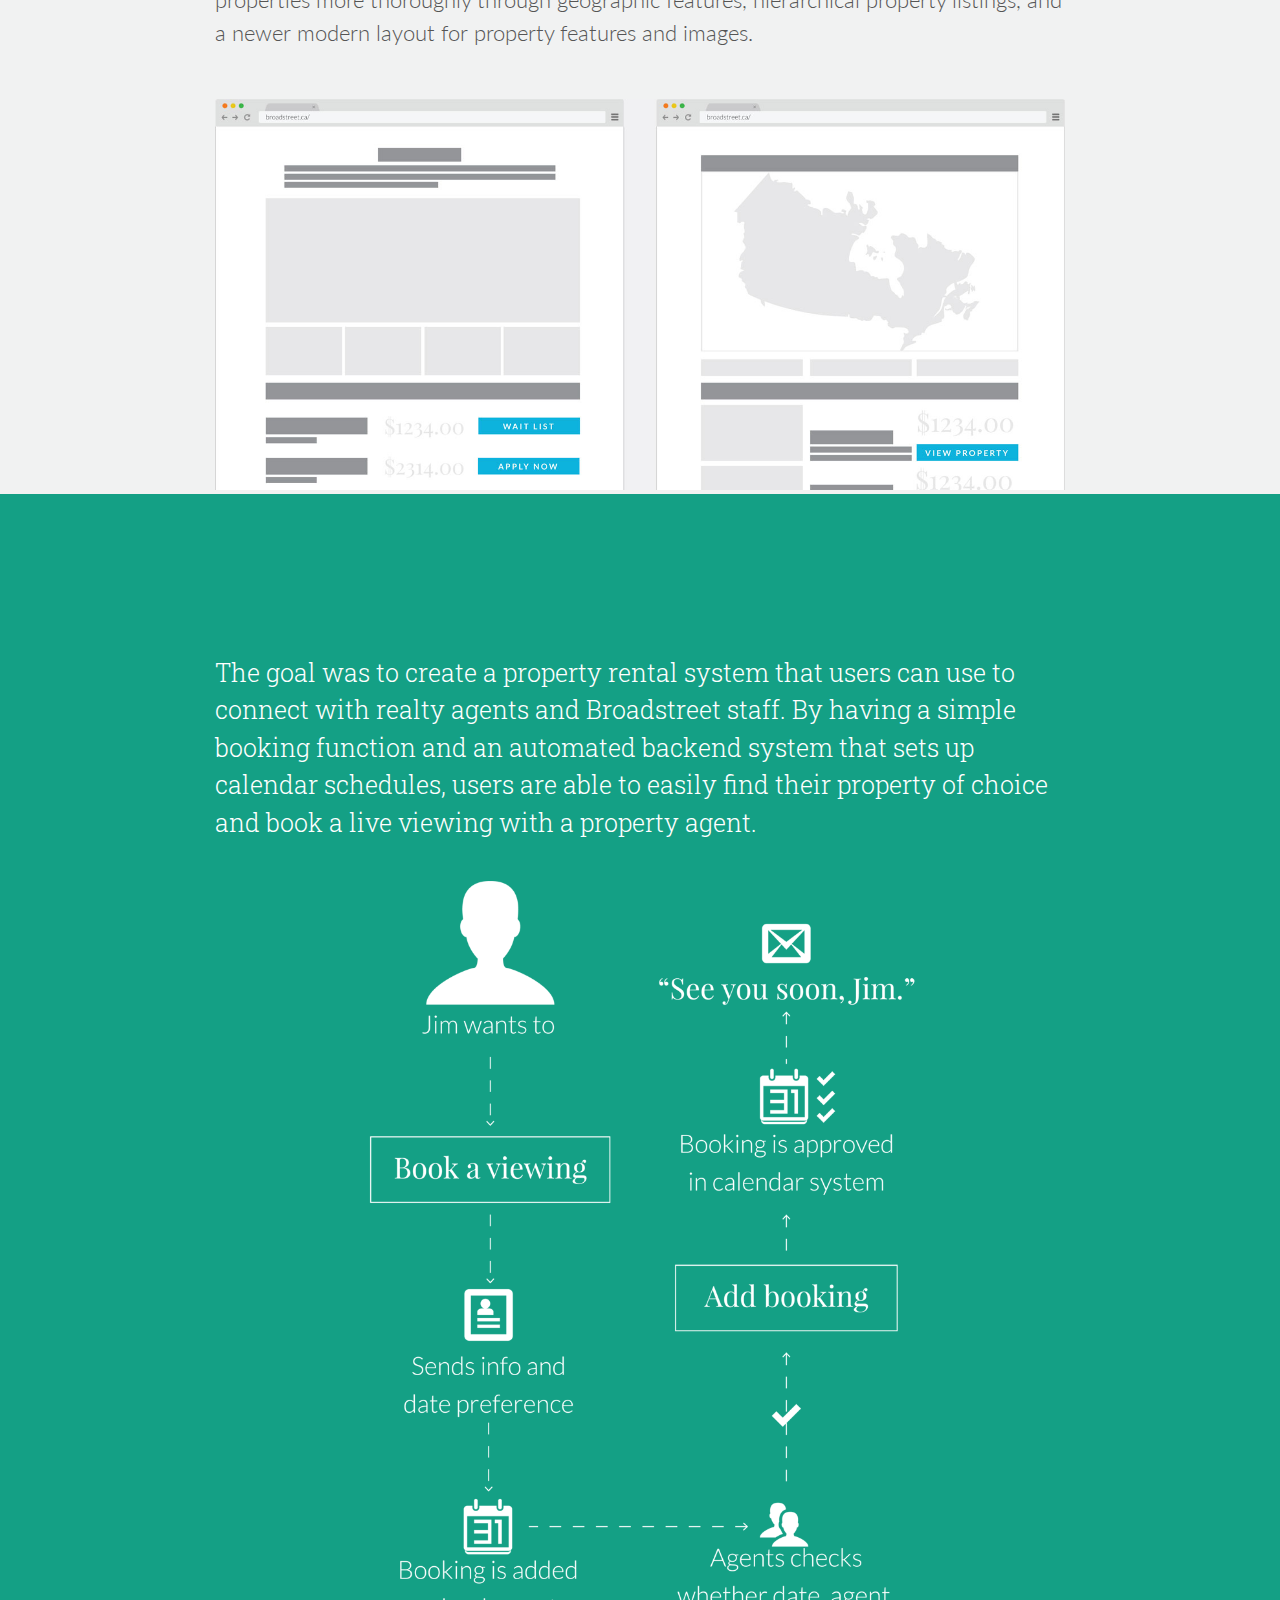
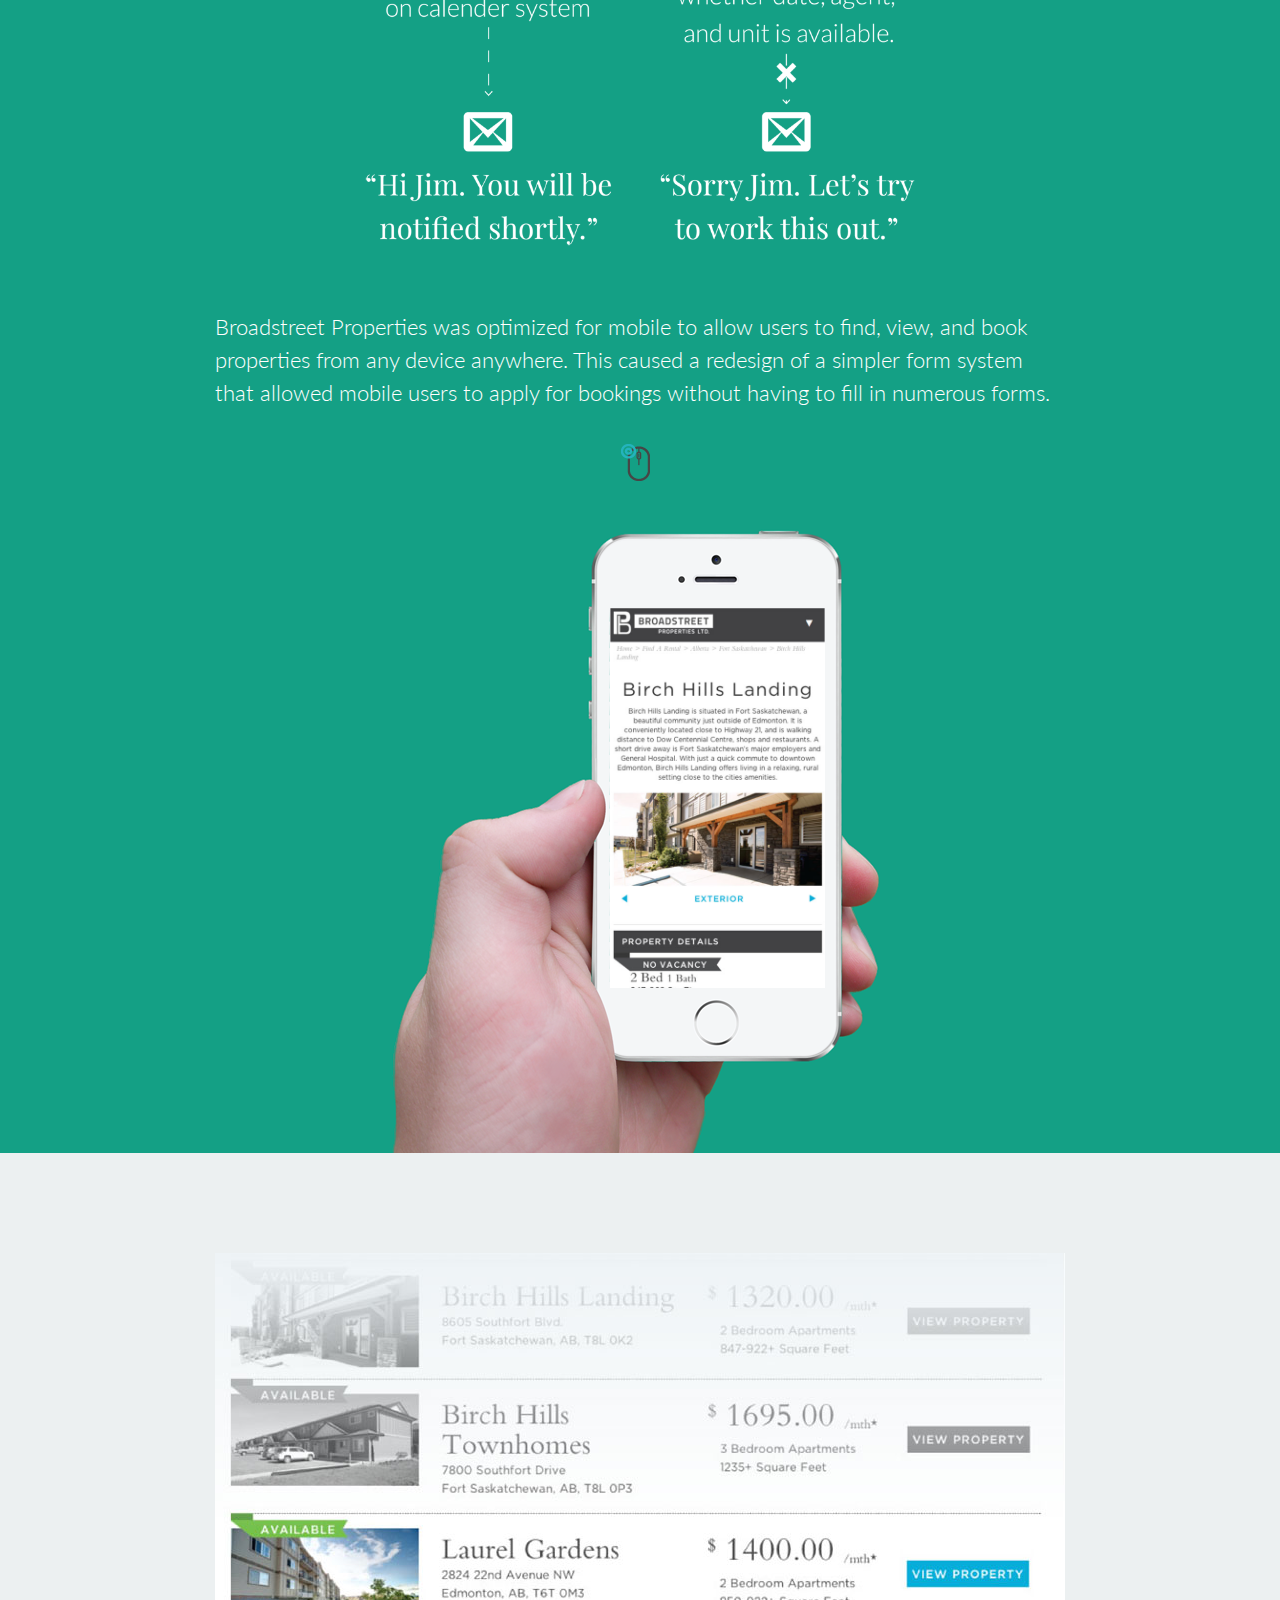
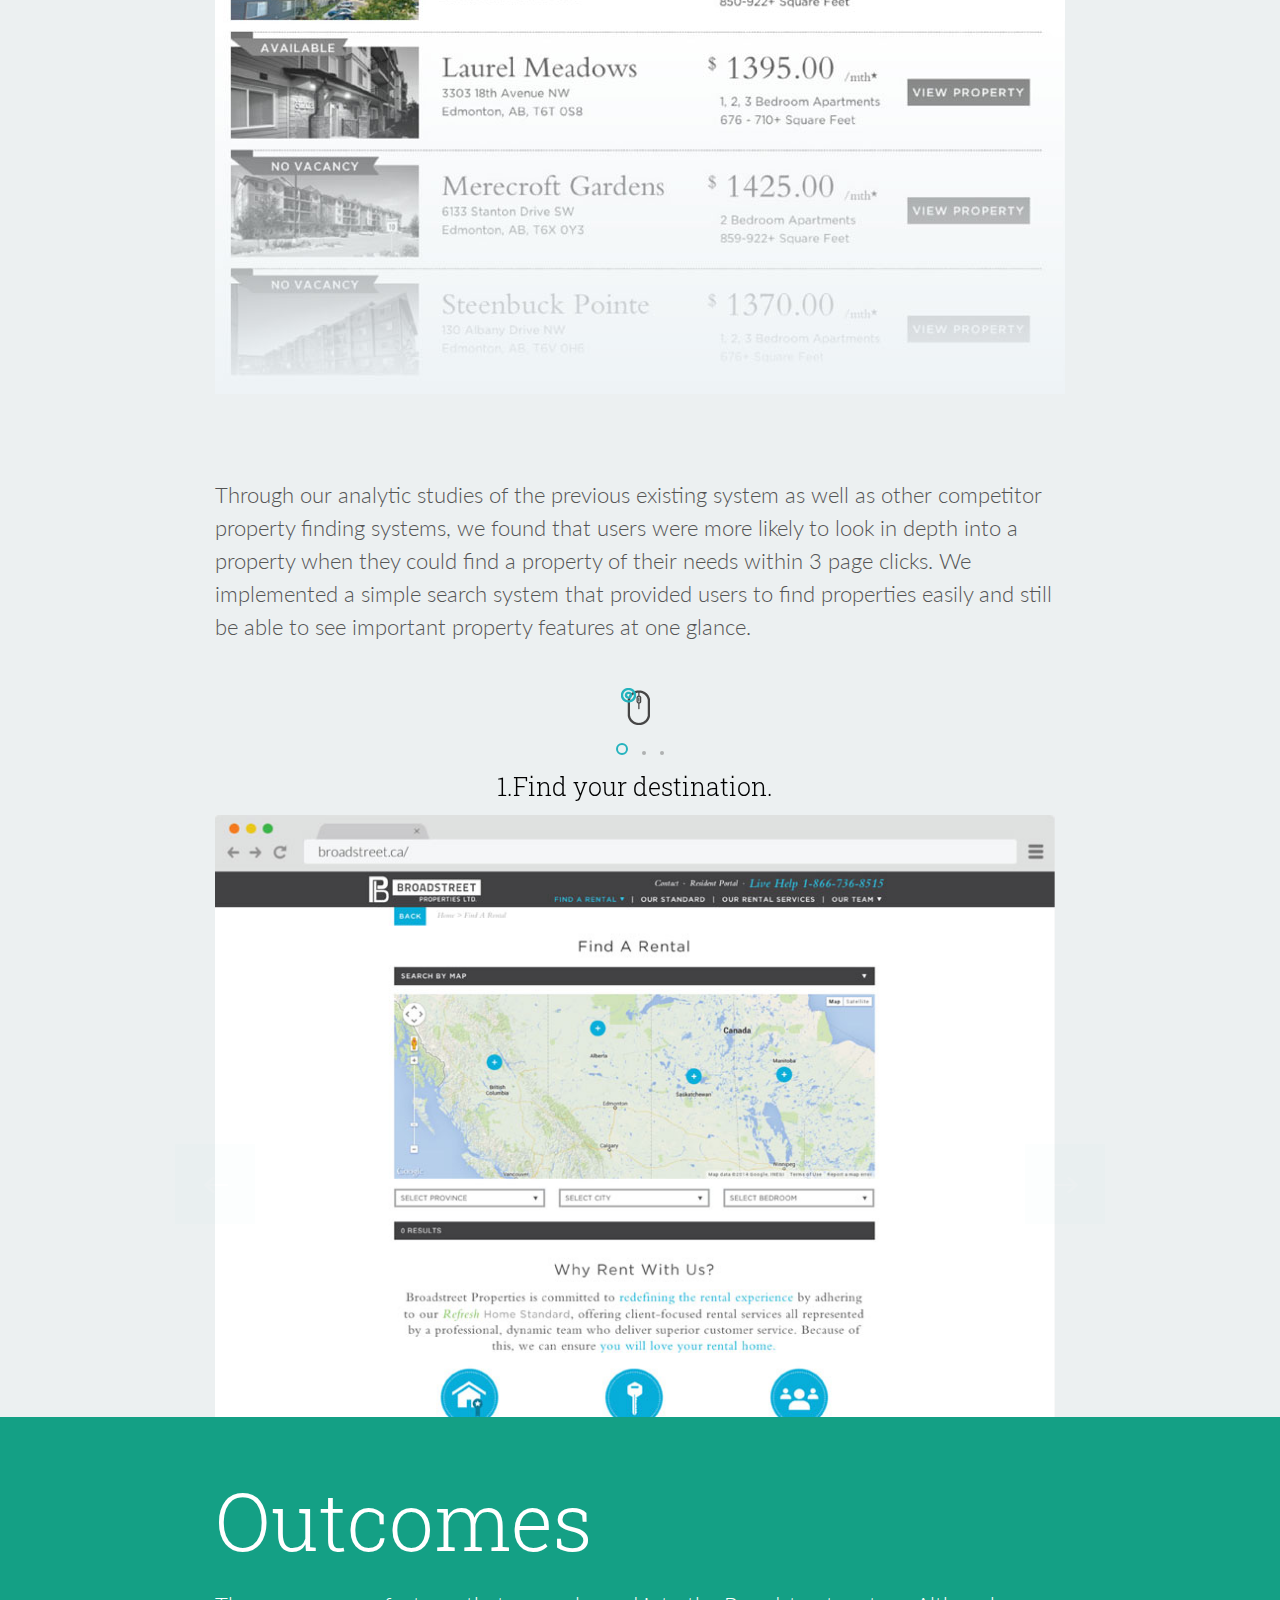
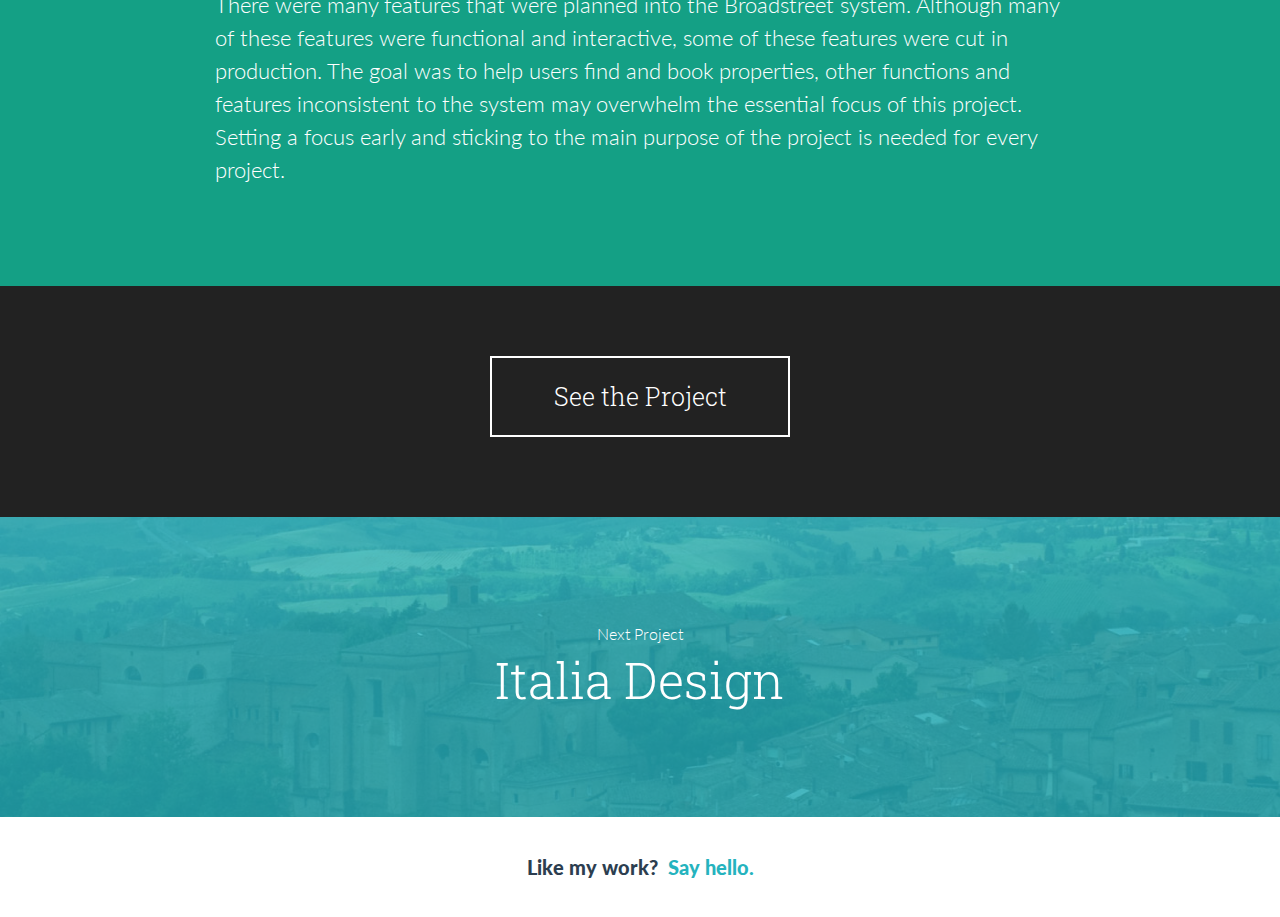
<file: broadstreet.html>
<!DOCTYPE html>
<html>

<head>
	<meta charset='UTF-8'>
    <meta name="viewport" content="width=device-width, initial-scale=1, maximum-scale=1.0, user-scalable=no">



	
	<title>Broadstreet / Creative B</title>
	<link rel="stylesheet" href="css/normalize.css" type="text/css">
	<link rel='stylesheet' href='css/style.css'>
    <link href='http://fonts.googleapis.com/css?family=Lato:100,300,900|Roboto+Slab:300' rel='stylesheet' type='text/css'>
	<link rel="shortcut icon" href="img/favicon.ico" type="image/x-icon" />

	<link rel="stylesheet" href="css/owl.carousel.css">
	<link rel="stylesheet" href="css/owl.theme.css">
	
	
	<script src='http://ajax.googleapis.com/ajax/libs/jquery/1.8.3/jquery.min.js'></script>

		<script src="js/owl.carousel.min.js"></script>

	<!-- 
		Thought of using jQuery UI's .addClass transitions as fallback (or primary) but doesn't work as well
		<script src="http://ajax.googleapis.com/ajax/libs/jqueryui/1.8.0/jquery-ui.min.js"></script> 
	-->
	
	<script>
	$(document).ready(function()
		{	
        	//Preloader

			$(window).load(function() { // makes sure the whole site is loaded
         	$('#status').fadeOut(); // will first fade out the loading animation
            $('#preloader').delay(350).fadeOut('slow'); // will fade out the white DIV that covers the website.
            $('body').delay(350).css({'overflow':'visible'});
            $("#header").delay(800).queue(function(){$(this).addClass('active')});
            $(".headerbox").delay(800).queue(function(){$(this).addClass('active')});

        	})


        	        	//Main Menu
        	var distance = 150;
   			$window = $(window);
			$(window).scroll(function() {
    			if ( $window.scrollTop() >= distance ) {
    				  $("#header").removeClass("ontop");
   				}
   				else if ( $window.scrollTop() <= distance ){
   					 $("#header").addClass("ontop");



   				}
				});

  			$(".right").toggle(function() {
  				$(".headerbox .menu").addClass("active");
  				$(".hiddenmenu").addClass("active");
        		$('body').css('overflow', 'hidden');
        		$('#content').addClass("active");
  				$(".headerbox").addClass("activate");

        		$("#about").removeClass("about");  
        		$("#contact").removeClass("contact"); 
        		$(".secondmenu").removeClass("about");
   				$(".secondmenu").removeClass("contact");
  				$(".first").addClass("active");
  				$(".second").removeClass("active");
  				$(".third").removeClass("active");
  				$("#header").removeClass("active")


  				}, function() {
  				$(".headerbox .menu").removeClass("active");
  				$(".hiddenmenu").removeClass("active");
        		$('body').css('overflow', 'initial');
        		$('#content').removeClass("active");
        		$("#header").addClass("active")
  				$(".headerbox").removeClass("activate");



				});

  			$("#header").mouseenter(function() {
  				if (!$(".hiddenmenu").hasClass("active")) {
  					$(this).addClass("active");
  					$(".headerbox").addClass("active");
  				}  				
  			});

  			$(".workwithme a").click(function() {
  				$(".right").click();
  				$(".headerbox .menu").addClass("active");
  				$(".headerbox").addClass("active");
  				$(".hiddenmenu").addClass("active");
  				$('body').css('overflow', 'hidden');
  				$('#content').addClass("active");
  				$(".headerbox").addClass("activate")
  				$("#about").removeClass("about");
				$("#contact").addClass("contact");
  				$(".secondmenu").addClass("contact");
  				
  				$(".first").removeClass("active");  
  				$(".second").addClass("active");
  				$(".third").removeClass("active"); 
  					
  						
	
  			});
  			



  			$(document).keyup(function(e) {
  				if (e.keyCode == 27) { 
  				$(".hiddenmenu").removeClass("active");
  				$(".headerbox .menu").removeClass("active");
  				$('body').css('overflow', 'initial');
        		$('#content').removeClass("active");
        		$(".headerbox").removeClass("activate");
        		$("#header").addClass("active");




  				}   // esc
				});

  			var previousScrollvertical = 0;
			var previousScrollHorizontal = 0;
    			$(window).scroll(function(){
       			var currentVerticalScroll = $(this).scrollTop();
       			var currentHorizontalScroll = $(this).scrollLeft();
       				if(currentVerticalScroll==previousScrollvertical) {    	
       				}
       				else if(currentHorizontalScroll==previousScrollHorizontal) {
               			if (currentVerticalScroll > previousScrollvertical){
            					$( ".headerbox" ).removeClass("active"); 
								$( "#header" ).removeClass("active");
								$("#header").removeClass("ontop");         		
						}
               			else {
               				 
								$( ".headerbox" ).addClass( "active");
								$( "#header" ).addClass( "active");
      						
						}
       				}
       		previousScrollHorizontal = currentHorizontalScroll;
       		previousScrollvertical =currentVerticalScroll;
    		});

	   //  	  	var previousScrollvertical = 0;
				// var previousScrollHorizontal = 0;
	   //  			$(".hiddenmenu").scroll(function(){
	   //     			var currentVerticalScroll = $(this).scrollTop();
	   //     			var currentHorizontalScroll = $(this).scrollLeft();
	   //     				if(currentVerticalScroll==previousScrollvertical) {    	
	   //     				}
	   //     				else if(currentHorizontalScroll==previousScrollHorizontal) {
	   //             			if (currentVerticalScroll > previousScrollvertical){
	   //          					$( ".headerbox" ).removeClass("active"); 
				// 					$( "#header" ).removeClass("active");
				// 					$("#header").removeClass("ontop");         		
				// 			}
	   //             			else {
	               				 
				// 					$( ".headerbox" ).addClass( "active");
				// 					$( "#header" ).addClass( "active");
	      						
				// 			}
	   //     				}
	   //     		previousScrollHorizontal = currentHorizontalScroll;
	   //     		previousScrollvertical =currentVerticalScroll;
	   //  		});
	    

  			$(".second").click(function() {
  				$("#contact").addClass("contact");
  				$("#about").removeClass("about");

  				$(".secondmenu").addClass("contact");
  				$(".first").removeClass("active");  
  				$(".second").addClass("active");
  				$(".third").removeClass("active");  				 
				 
				});


  			$(".first").click(function() {
  				$("#contact").removeClass("contact");
  				$("#about").removeClass("about");
  				$(".secondmenu").removeClass("contact");
  				$(".secondmenu").removeClass("about");
  				$(".first").addClass("active");
  				$(".second").removeClass("active");  
  				$(".third").removeClass("active");  	 
				 
				});

  			$(".third").click(function() {
  				$(".secondmenu").addClass("about");
  				$("#about").addClass("about");
  				$("#contact").removeClass("contact");
  				$(".secondmenu").removeClass("contact");
  				$(".first").removeClass("active");
  				$(".second").removeClass("active");  
  				$(".third").addClass("active");  	 
				 
				});

  			// Contact Form

  			$("#element_1").focusin(function() {
  				 focus++;
  				$("#li_1 .logobox").addClass("active");						
				});
  			$("#element_1").focusout(function() {
  				 focus++;
  				$("#li_1 .logobox").removeClass("active");						
				});
  			$("#element_2").focusin(function() {
  				 focus++;
  				$("#li_2 .logobox").addClass("active");						
				});
  			$("#element_2").focusout(function() {
  				 focus++;
  				$("#li_2 .logobox").removeClass("active");						
				});
  			$("#element_3").focusin(function() {
  				 focus++;
  				$("#li_3 .logobox").addClass("active");						
				});
  			$("#element_3").focusout(function() {
  				 focus++;
  				$("#li_3 .logobox").removeClass("active");						
				});


		

  			$('#submitbtn').click(function() {
		        var sEmail = $('#element_2').val();
		        if ($.trim(sEmail).length == 0) {
		            alert('Please enter valid email address');
		            event.preventDefault();
		        }
		        if (validateEmail(sEmail)) {
		        }
		        else {
            	alert('Invalid Email Address');
            	event.preventDefault();
        		}
		        
		    });

			function validateEmail(sEmail) {
			    var filter = /^([\w-\.]+)@((\[[0-9]{1,3}\.[0-9]{1,3}\.[0-9]{1,3}\.)|(([\w-]+\.)+))([a-zA-Z]{2,4}|[0-9]{1,3})(\]?)$/;
			    if (filter.test(sEmail)) {
			        return true;
			    }
			    else {
			        return false;
			    }
			}
			
  

			//Dropdown Menu
  			$("ul.strategies").toggle(function() {
  				$(".menu", this).addClass("active");
  				$(".dropinfo", this).slideDown("fast");
 
  				}, function() {
  				$(".menu", this).removeClass("active");
  				  $(".dropinfo", this).slideUp("fast");

  				
				});

  			$(".moreinfo .menucontainer").toggle(function() {
  				$(".menu",this).addClass("active");
  				$(".dropinfo",this).slideDown("fast");
 
  				}, function() {
  				$(".menu",this).removeClass("active");
  				  $(".dropinfo",this).slideUp("fast");

  				
				});

			//Broadstreet Mobile phone
  			$(".iphonehandmobile").toggle(function() {
  				$(this).addClass("active");
 			}, function() {
  				$(this).removeClass("active");    				
				});

			//Carousel


  				$(".gallery").owlCarousel({
  				items : 1,
  				itemsDesktop:	[1199,1],
  				itemsDesktopSmall:	[979,1],
  				itemsTablet: [768,1],
  			    slideSpeed : 300,
      			paginationSpeed : 400,
      			lazyLoad : true,
      			pagination :true,

      			});
 				

 				
 				


 				 var owl = $(".gallery");

 				$(".nextgallery").click(function(){
 				owl.trigger('owl.next');

 				});
 				$(".previousgallery").click(function(){
 				owl.trigger('owl.prev');

 				});




 
  });


</script>
 




		
</head>

<body>
	<div id="preloader">
		<div class="preloadercontainer">
			<div class="spinner">
		  		<div class="bounce1"></div>
			</div>

			<div class="slider">
				<div class="line"></div>
			  	<div class="break dot1"></div>
			  	<div class="break dot2"></div>
			  	<div class="break dot3"></div>
			</div>
		</div>
	</div>






<div id="header" class="ontop">
	<div class="headerbox">
		<div class="left">
			<a href="index">
				<div class="logo">			
				</div>
			</a>
		</div>
		<div class="right">
			<div class="menu crossed"><span></span></div>
		</div>
	</div>

	<div class="hiddenmenu">

		

		<div class="firstmenu">
				<div class="mainbiglink third ">
					<h3>About</h3>
				</div>
				<div class="mainbiglink first active">
					<h3>Case Study</h3>
				</div>
				<div class="mainbiglink second">
					<h3>Contact</h3>
				</div>
		</div>
		<div class="secondmenu">
			<ul class="yokosprite">
				<a href="yokohama">
					<li class="yokosprite sprites"><span></span></li>
					<li><h1>Yokohama</h1></li>
					<li><h2>How do you drive?</h2></li>

				</a>
			</ul>
			<ul class="broadsprite">
				<a href="broadstreet">
					<li class="broadsprite sprites"><span></span></li>
					<li><h1>Broadstreet</h1></li>
					<li><h2>Finding the rental experience</h2></li>
				</a>
			</ul>
			<ul class="italiasprite">
				<a href="italiadesign">
					<li class="italiasprite sprites"><span></span></li>
					<li><h1>Italia Design</h1></li>
					<li><h2>Explore emotion in craftsmanship</h2></li>
				</a>
			</ul>
			
			<ul class="solarsprite">
				<a href="solar-hydration-pack">
					<li class="solarsprite sprites"><span></span></li>
					<li><h1>Solar Hydration Pack</h1></li>
					<li><h2>Backpack water station for farm workers</h2></li>
				</a>
			</ul>
			<ul class="gardensprite">
				<a href="gardenblock">
					<li class="gardensprite sprites"><span></span></li>
					<li><h1>Gardenblock</h1></li>
					<li><h2>Indoor hydroponics for small spaces</h2></li>
				</a>
			</ul>
			<div class="workbackground"></div>

			<div class="thirdmenu">
				<div class="bottommenu">
					<div class="socialfooter">
						<li><h3><a href="blog">Blog</a></h3></li>
						<li class="socialicon"><h3><a href="http://www.linkedin.com/pub/brian-leung/58/6a8/724">in</a></h3></li>
						<li class="socialicon"><h3><a href="resume.pdf">cv</a></h3></li>
					</div>
				</div>

		
			</div>
		</div>


		<div id="about">
			
					
			<div class="aboutme">			
				<div class="intext">
					<div class="brianleung">
						<h1>Hi there, I'm</h1>
						<h2>Brian Leung</h2>
					</div>

					<h4><b>I’m a user experience designer from Vancouver, BC. I’m an advocate of thoughtfully designing a product to create meaningful value for users that use it. </b><h4>
					<h4>As an avid experimenter of front-end development, I love to design on the browser so I can play and invent new ways to create interactive functions for my creations.</h4>

					<h5>I’m always up for the next big adventure in life. Whether it's travelling to a third world country or winning an international design competition, my sense of adventure, curiosity, and ambition brings me to ever new heights.</h5>

					<h5>I've worked on projects for Yokohama, Oakley, Braun, the Government of Canada, Dyson, Broadstreet Properties, ICBC, Vancouver Sun, the Province, Aircare, and Ampco. </h5>

					<div class="aboutawards">
						<img src="img/braunprize.jpg" alt="Braun Prize" height="40px" >
						<img src="img/jamesdysonaward2.jpg" alt="James Dyson Award" height="40px" >
						<img src="img/utilitamanifesta2.jpg" alt="Utilita Manifesta" height="40px" >
						<img src="img/aircare.jpg" alt="Utilita Manifesta" height="40px" >						
					</div>								
				</div>		

				<div class="aboutbackgroundcontainer">
					<div class="aboutbackground">
							<img src="img/aboutbackground.jpg">								
					</div>
				</div>			
			</div>
		</div>


		<div id="contact">
			
			<div class="row clearfix contactme ">	
				<div class="column full">					
						<div class="intext">
							<h1>Say Hello! </h1>
							<p><h3>I’m always looking for something new to do. Whether its a collaboration, job opportunity, or freelance project, I’d love to hear your ideas. Let’s talk!</h3></p>						
						</div>		

						<form id="form" action="http://creativeb.ca/contactform.php" method="post" >
									
							<div class="formtop">    
				        
						        <li id="li_1" class="inputtop"  >
									<label class="inputdescription" for="element_1"><h1>Name</h1> </label>
									<span>
										<h3><input id="element_1" name="element_1" class="elementtext"  type="text"  value=""/></input></h3>
										<div class="logobox"></div> 
									</span> 
								</li>						        
						        
						        <li id="li_2" class="inputtop"  >
									<label class="inputdescription" for="element_2"><h1>Email</h1> </label>
									<span>
										<h3><input id="element_2" name="element_2" class="elementtext"  type="text"  value=""/></input> </h3>
										<div class="logobox"></div> 
									</span> 
								</li>	

					        </div>
					        
					        <div class="formtop">
						        <li id="li_3" class="inputtop">
									<label class="inputdescription" for="element_3"><h1>Message</h1> </label>
									<span>
										<h3><textarea id="element_3" name="element_3" class="textarea"></textarea></h3> 
										<div class="logobox"></div>
									</span> 
								</li>

								<li class="submitbutton">
									<h3><input type="submit" id='submitbtn' value="Send" class="button"></h3>
								</li>
							</div>						
						</form>	
				</div>
			</div>	
		</div>


	</div>
</div>






	

<div id="content">


	<div class="row clearfix  title broadstreet">	
		<div class=" column full">
				<h1 ><span class="text">Broadstreet</span></h1>
				<h2><span class="text"> Finding the rental experience</span></h2>
		</div>
	</div>
	


	<div class="row clearfix  broadstreetopening">	
				
	</div>

	<div class="row clearfix whiteback">	
			<div class="column">
					<div class="intext">
						<h3>Broadstreet.ca is a functional property rental website. It features properties across Canada and listings from multiple cities. The purpose of this project is to create a property finding website that allows users and realty agents to book viewings and rentals through a user to business system.</h3>
					</div>
			</div>
	</div>




	<div class="row clearfix broadstreetstrategy ">	
			<div class="column full">
					
					<div class="intext">
						<p><h4>Broadstreet Properties wanted to create a new website that features their cross-Canada properties more thoroughly through geographic features, hierarchical property listings, and a newer modern layout for property features and images.</h4></p>
						
					</div>			
			</div>

			<div class="fullimage broadstreetwireframesbackground"><img src="img/broadstreetwireframes.jpg" alt="Broadstreet Wireframes"></div>


	</div>
	


	


	<div class="row clearfix broadstreetgraphic">	
			<div class="column">
					<div class="intext">
						<h3>The goal was to create a property rental system that users can use to connect with realty agents and Broadstreet staff. By having a simple booking function and an automated backend system that sets up calendar schedules, users are able to easily find their property of choice and book a live viewing with a property agent.</h3>
					</div>

					<div class="fullimage broadstreetgraphicimg"><img src="img/broadstreetgraphic.png" alt="How the booking system works"></div>
				
					<div class="intext">
						<h4>Broadstreet Properties was optimized for mobile to allow users to find, view, and book properties from any device anywhere. This caused a redesign of a simpler form system that allowed mobile users to apply for bookings without having to fill in numerous forms. </h4>
					</div>
				
			</div>


			<div class="interactions"></div>
			<div class="broadstreetiphone">
				<div class="iphonehand"><img src="img/iphonehand.png" alt="Broadstreet Property Page Mobile"></div>
				<div class="iphonehandmobile"><img src="img/iphonehandmobile2.jpg" alt="Broadstreet Property Page Mobile"></div>
				<div class="iphonehandmobile mobile2"><img src="img/iphonehandmobile.jpg" alt="Broadstreet Property Page Mobile"></div>

			</div>
	</div>


	<div class="row clearfix broadstreetbooking">
			<div class="column">
				<div class="fullimage"><img src="img/bookingsystem.jpg" alt="Booking System"></div>


					<div class="intext">
						<h4>Through our analytic studies of the previous existing system as well as other competitor property finding systems, we found that users were more likely to look in depth into a property when they could find a property of their needs within 3 page clicks. We implemented a simple search system that provided users to find properties easily and still be able to see important property features at one glance. </h4>
					</div>

				<div class="interactions"></div>

				<div class="gallerycontainer bookinggallery">						
						<div class="gallery" >
								<div class="booking"><h3>1.Find your destination.</h3><img src="img/booking1.jpg" alt="Find your destination" ></div>
								<div class="booking"><h3>2.What are you looking for.</h3><img src="img/booking2.jpg" alt="What are you looking for" ></div>
								<div class="booking"><h3>3.Take a look.</h3><img src="img/booking3.jpg" alt="Take a look" ></div>
								

						</div>		

						<div class="nextgallery"><div class="arrowright"></div></div>
						<div class="previousgallery"><div class="arrowleft"></div></div>
				</div>	

			</div>
				
	</div>



	<div class="row clearfix broadstreetoutcomes">	
			<div class="column full">
					<div class="intext">
						<p><h2>Outcomes</h2></p>
						<p><h4>There were many features that were planned into the Broadstreet system. Although many of these features were functional and interactive, some of these features were cut in production. The goal was to help users find and book properties, other functions and features inconsistent to the system may overwhelm the essential focus of this project. Setting a focus early and sticking to the main purpose of the project is needed for every project.</h4></p>
					
					</div>			
			</div>
	</div>

	<div class="row clearfix seetheproject">	
		<div class="projectlink">
			<a href="http://broadstreet.ca"  target="_blank" ><h3>See the Project</h3></a>
		</div>
	</div>
	

	<div class="otherprojects">
		<a href="italiadesign">
		<div class="nextproject"><img src="img/italiafeatured.jpg" alt="Italia Design"></div>
		<h5>Next Project</h5><h2>Italia Design</h2>
		</a>

	</div>

	<div id="footer">
		<div class="workwithme"><h1>Like my work?  <a>Say hello.</a></h1></div>
	</div>










</div> 
    


</body>

</html>
</file>
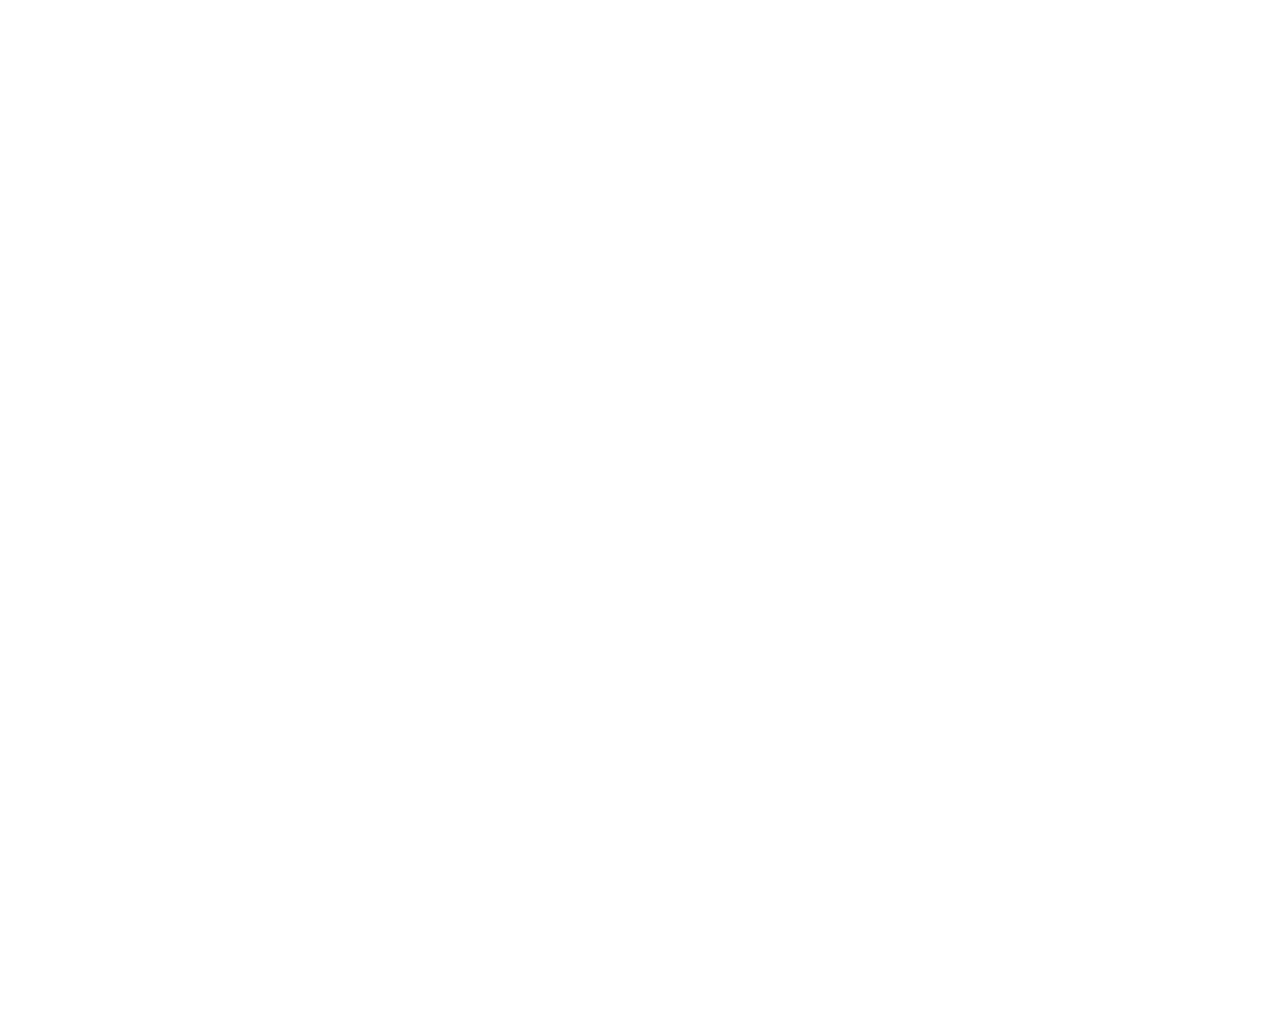
<file: contact.html>
<!DOCTYPE html>
<html>

<head>
	<meta charset='UTF-8'>
    <meta name="viewport" content="width=device-width, initial-scale=1">



	
	<title>Italia Design / Creative B</title>
	<link rel="stylesheet" href="css/normalize.css" type="text/css">
	<link rel='stylesheet' href='css/style.css'>
    <link href='http://fonts.googleapis.com/css?family=Lato:100,300,900|Roboto+Slab:300' rel='stylesheet' type='text/css'>


	<link rel="stylesheet" href="css/owl.carousel.css">
	<link rel="stylesheet" href="css/owl.theme.css">
	
	
	<script src='http://ajax.googleapis.com/ajax/libs/jquery/1.8.3/jquery.min.js'></script>

		<script src="js/owl.carousel.min.js"></script>

	<!-- 
		Thought of using jQuery UI's .addClass transitions as fallback (or primary) but doesn't work as well
		<script src="http://ajax.googleapis.com/ajax/libs/jqueryui/1.8.0/jquery-ui.min.js"></script> 
	-->
	
	<script>
	$(document).ready(function()
		{	
        	//Preloader

			$(window).load(function() { // makes sure the whole site is loaded
         	$('#status').fadeOut(); // will first fade out the loading animation
            $('#preloader').delay(350).fadeOut('slow'); // will fade out the white DIV that covers the website.
            $('body').delay(350).css({'overflow':'visible'});
            $("#header").delay(800).queue(function(){$(this).addClass('active')});
            $(".headerbox").delay(800).queue(function(){$(this).addClass('active')});

        	})


        	//Main Menu
        	var distance = 200;
   			$window = $(window);
			$(window).scroll(function() {
    			if ( $window.scrollTop() >= distance ) {
    				  $("#header").removeClass("ontop");
   				}
   				else if ( $window.scrollTop() <= distance ){
   					 $("#header").addClass("ontop");

   				}
				});

  			$(".headerbox").toggle(function() {
  				$(".headerbox .menu").addClass("active");
  				$(".hiddenmenu").addClass("active");
        		$('body').css('overflow', 'hidden');
        		$('#content').addClass("active");

  				}, function() {
  				$(".headerbox .menu").removeClass("active");
  				$(".hiddenmenu").removeClass("active");
        		$('body').css('overflow', 'auto');
        		$('#content').removeClass("active");

				});


  			$(document).keyup(function(e) {
  				if (e.keyCode == 27) { 
  				$(".right a").removeClass("active");
  				$(".hiddenmenu").removeClass("active");
  				$(".headerbox .menu").removeClass("active");
  				$('body').css('overflow', 'auto');
        		$('#content').removeClass("active");



  				}   // esc
				});

  			var previousScrollvertical = 0;
			var previousScrollHorizontal = 0;
    			$(window).scroll(function(){
       			var currentVerticalScroll = $(this).scrollTop();
       			var currentHorizontalScroll = $(this).scrollLeft();
       				if(currentVerticalScroll==previousScrollvertical) {    	
       				}
       				else if(currentHorizontalScroll==previousScrollHorizontal) {
               			if (currentVerticalScroll > previousScrollvertical){
            					$( ".headerbox" ).removeClass("active"); 
								$( "#header" ).removeClass("active");               
       						
									
              		
						}
               			else {
               				 
								$( ".headerbox" ).addClass( "active");
								$( "#header" ).addClass( "active");
      						
						}
       				}
       		previousScrollHorizontal = currentHorizontalScroll;
       		previousScrollvertical =currentVerticalScroll;
    		});

  

			//Dropdown Menu
  			$("ul.strategies").toggle(function() {
  				$(".menu", this).addClass("active");
  				$(".dropinfo", this).slideDown("fast");
 
  				}, function() {
  				$(".menu", this).removeClass("active");
  				  $(".dropinfo", this).slideUp("fast");

  				
				});

  			$(".moreinfo .menucontainer").toggle(function() {
  				$(".menu",this).addClass("active");
  				$(".dropinfo",this).slideDown("fast");
 
  				}, function() {
  				$(".menu",this).removeClass("active");
  				  $(".dropinfo",this).slideUp("fast");

  				
				});

			//Carousel


  				$(".gallery").owlCarousel({
  				items : 2,
  				itemsDesktop:	[1199,2],
  				itemsDesktopSmall:	[979,2],
  				itemsTablet: [768,2],
  			    slideSpeed : 300,
      			paginationSpeed : 400,
      			lazyLoad : true,
      			pagination :true,
      			scrollPerPage:true

      			});
 				

 				
 				


 				 var owl = $(".gallery");

 				$(".nextgallery").click(function(){
 				owl.trigger('owl.next');

 				});
 				$(".previousgallery").click(function(){
 				owl.trigger('owl.prev');

 				});



		

			//Videos and pictureswap

				$(function(){
				  	$('.videos').click(function() {
					    $('.hiddenvideo').attr( "src","http://player.vimeo.com/video/25427219?byline=0&amp;portrait=0&autoplay=1");
					    $('.picturevid').hide();
					    $('.playvideo').hide();
				  });
				});
		
 
  });


</script>
 




		
</head>

<body>

	<div id="preloader">
	<!-- <div class="spinner">
  	<div class="bounce1"></div>
  	<div class="bounce2"></div>
  	<div class="bounce3"></div>
	</div> -->
	</div>



<div id="header" class="ontop">
	<div class="headerbox">
		<div class="left">
			<div class="logo">
				<li>CREATIVE </li>
				<li  class="logobox"><span></span></li>
				<li>B</li>
			</div>
		</div>
		<div class="right">
			<div class="menu crossed"><span></span></div>
		</div>
	</div>

	<div class="hiddenmenu">
		<div class="firstmenu">
				<div class="biglink first">
					<a href="/about"><h3>About</h3></a>
				</div>
				<div class="biglink second">
					<a href="/contact"><h3>Contact</h3></a>
				</div>
		</div>
		<div class="secondmenu">
			<ul>
				<a href="yokohama.html">
					<li class="yokosprite sprites"><span></span></li>
					<li><h1>Yokohama</h1></li>
					<li><h3>How do you drive?</h3></li>
				</a>
			</ul>
			<ul>
				<a href="broadstreet.html">
					<li class="broadsprite sprites"><span></span></li>
					<li><h1>Broadstreet</h1></li>
					<li><h3>Finding the rental experience</h3></li>
				</a>
			</ul>
			<ul>
				<a href="italiadesign.html">
					<li class="italiasprite sprites"><span></span></li>
					<li><h1>Italia Design</h1></li>
					<li><h3>Explore emotion in craftsmanship</h3></li>
				</a>
			</ul>
			<ul>
				<a href="province-photobooth.html">
					<li class="provincesprite sprites"><span></span></li>
					<li><h1>Province Photobooth</h1></li>
					<li><h3>Sharing your news</h3></li>
				</a>
			</ul>
			<ul>
				<a href="solar-hydration-pack.html">
					<li class="solarsprite sprites"><span></span></li>
					<li><h1>Solar Hydration Pack</h1></li>
					<li><h3>Backpack water station for farm workers</h3></li>
				</a>
			</ul>
			<ul>
				<a href="gardenblock.html">
					<li class="gardensprite sprites"><span></span></li>
					<li><h1>Gardenblock</h1></li>
					<li><h3>Indoor hydroponics for small spaces</h3></li>
				</a>
			</ul>
		</div>

		<div id="contact">
			<div class="contactmebackground ">	
			</div>
			<div class="row clearfix contactme ">	
				<div class="column full">					
						<div class="intext">
							<h1> Say Hello </h1>
							<p><h4>The main goal of this project was to create a fully functional user to business property rental system. We implemented a location-based filter system as well as a variable filter system to efficiently list out properties. Many property qualities as well as property information was used in the system to pinpoint user needs.</h4></p>						
						</div>		

						<form id="form" action="http://creativeb.ca/wp-content/themes/CreativeB/contactform.php" method="post" >
									
							<div class="formtop">    
				        
						        <li id="li_1" class="inputtop"  >
									<label class="inputdescription" for="element_1"><h1>Name</h1> </label>
									<span>
										<h3><input id="element_1" name="element_1" class="elementtext" type="text"  value=""/></h3> 
									</span> 
								</li>						        
						        
						        <li id="li_2" class="inputtop"  >
									<label class="inputdescription" for="element_2"><h1>Email</h1> </label>
									<span>
										<h3><input id="element_2" name="element_2" class="elementtext" type="text"  value=""/> </h3>
									</span> 
								</li>	

					        </div>
					        
					        <div class="formtop">
						        <li id="li_3" class="inputtop">
									<label class="inputdescription" for="element_3"><h1>Message</h1> </label>
									<span>
										<h3><textarea id="element_3" name="element_3" class="textarea"></textarea></h3> 
									</span> 
								</li>

								<li class="submitbutton">
									<h3><input type="submit" value="Send" class="button"></h3>
								</li>
							</div>						
						</form>	
				</div>
			</div>	
		</div>
		
	</div>
</div>






	

<div id="content">


	<div id="contact">
		<div class="contactmebackground ">	
		</div>
		<div class="row clearfix contactme ">	
			<div class="column full">					
					<div class="intext">
						<h1> Say Hello </h1>
						<p><h4>The main goal of this project was to create a fully functional user to business property rental system. We implemented a location-based filter system as well as a variable filter system to efficiently list out properties. Many property qualities as well as property information was used in the system to pinpoint user needs.</h4></p>						
					</div>		

					<form id="form" action="http://creativeb.ca/wp-content/themes/CreativeB/contactform.php" method="post" >
								
						<div class="formtop">    
			        
					        <li id="li_1" class="inputtop"  >
								<label class="inputdescription" for="element_1"><h1>Name</h1> </label>
								<span>
									<h3><input id="element_1" name="element_1" class="elementtext" type="text"  value=""/></h3> 
								</span> 
							</li>						        
					        
					        <li id="li_2" class="inputtop"  >
								<label class="inputdescription" for="element_2"><h1>Email</h1> </label>
								<span>
									<h3><input id="element_2" name="element_2" class="elementtext" type="text"  value=""/> </h3>
								</span> 
							</li>	

				        </div>
				        
				        <div class="formtop">
					        <li id="li_3" class="inputtop">
								<label class="inputdescription" for="element_3"><h1>Message</h1> </label>
								<span>
									<h3><textarea id="element_3" name="element_3" class="textarea"></textarea></h3> 
								</span> 
							</li>

							<li class="submitbutton">
								<h3><input type="submit" value="Send" class="button"></h3>
							</li>
						</div>						
					</form>	
			</div>
		</div>	
	</div>

	










</div> 
    


</body>

</html>
</file>
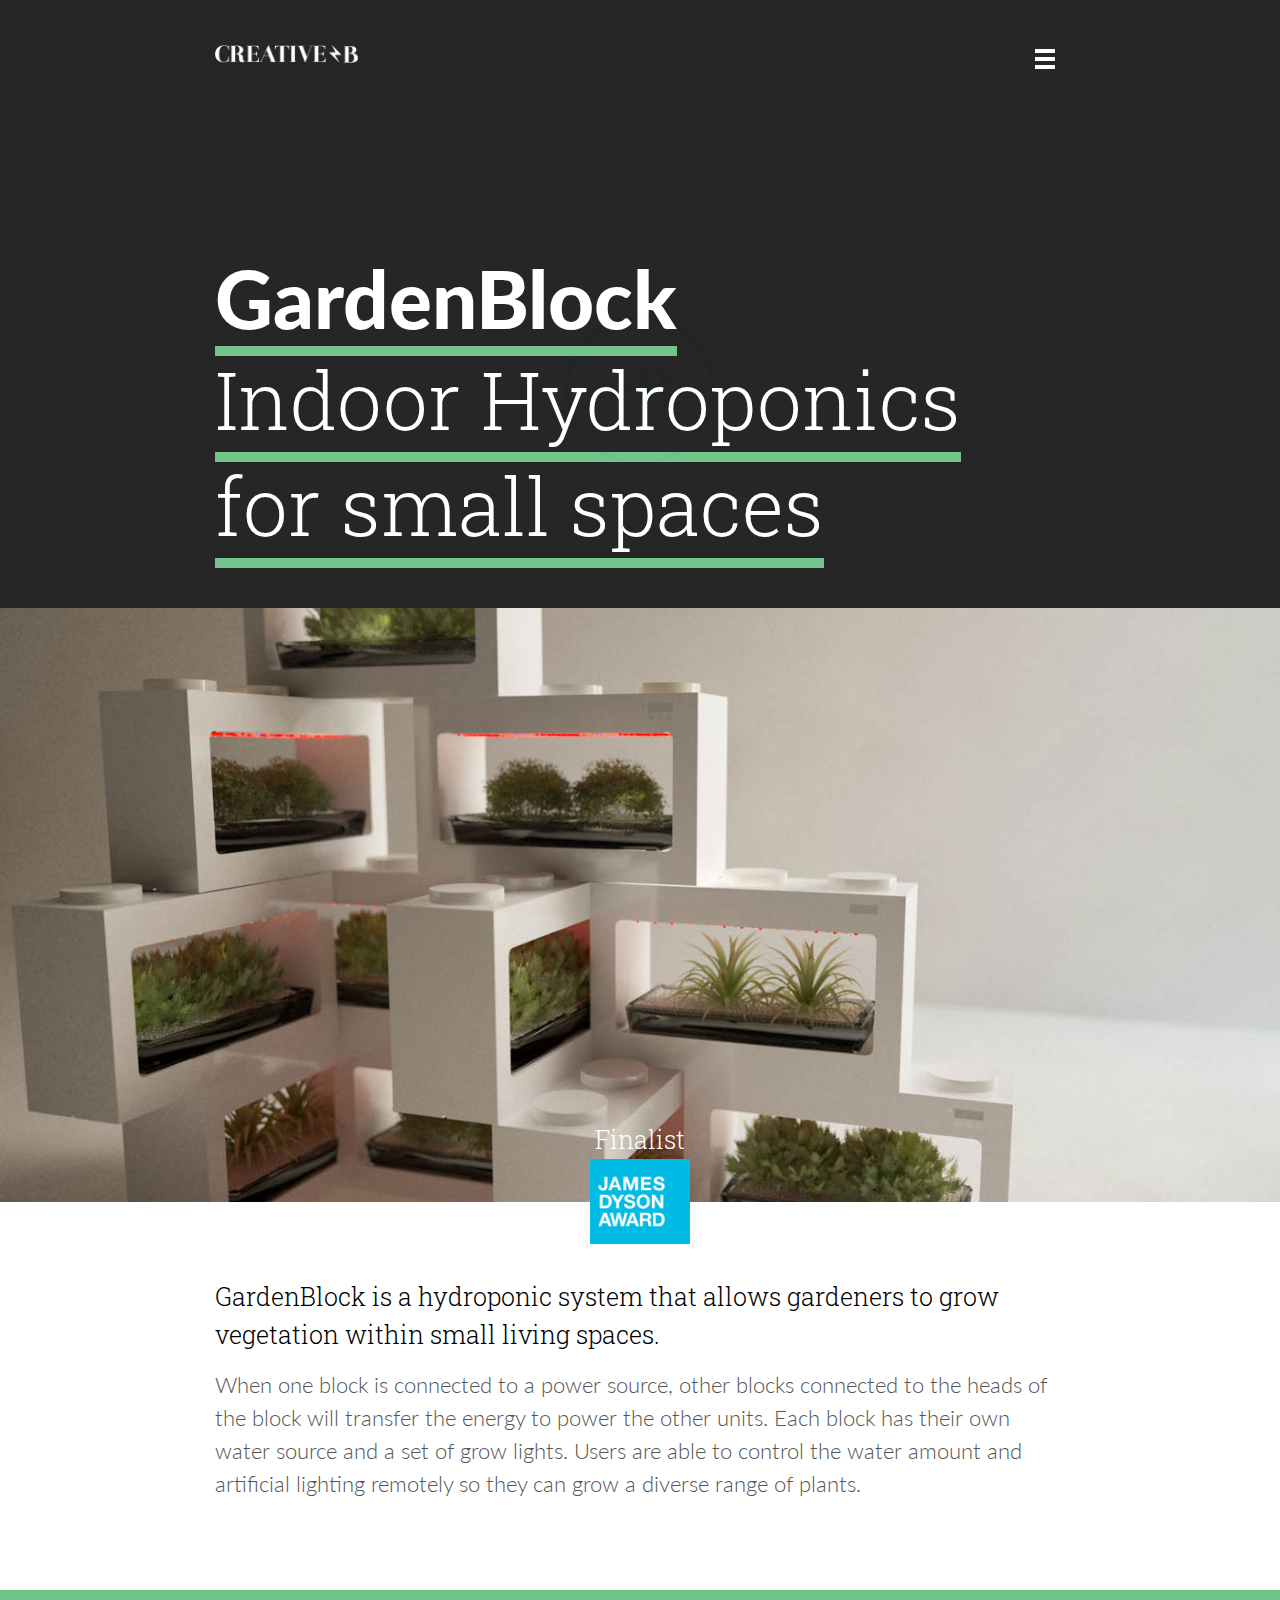
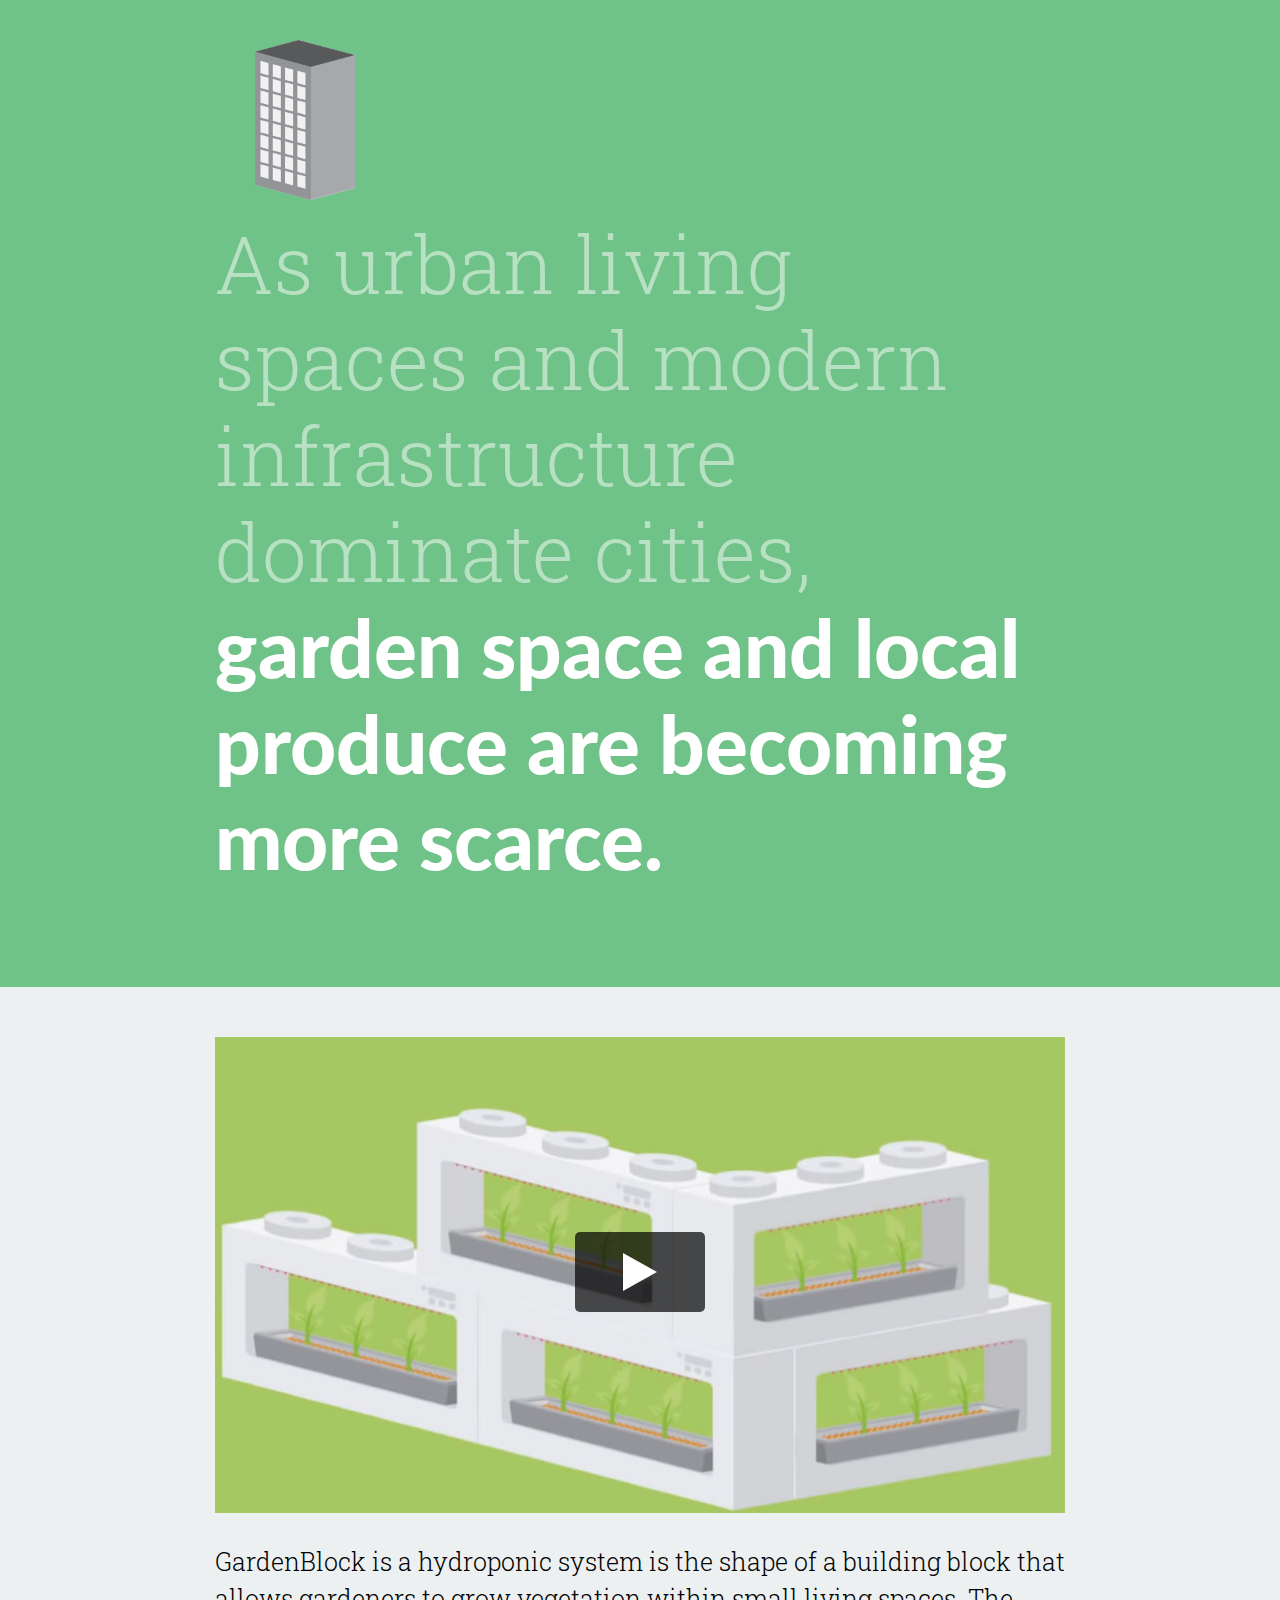
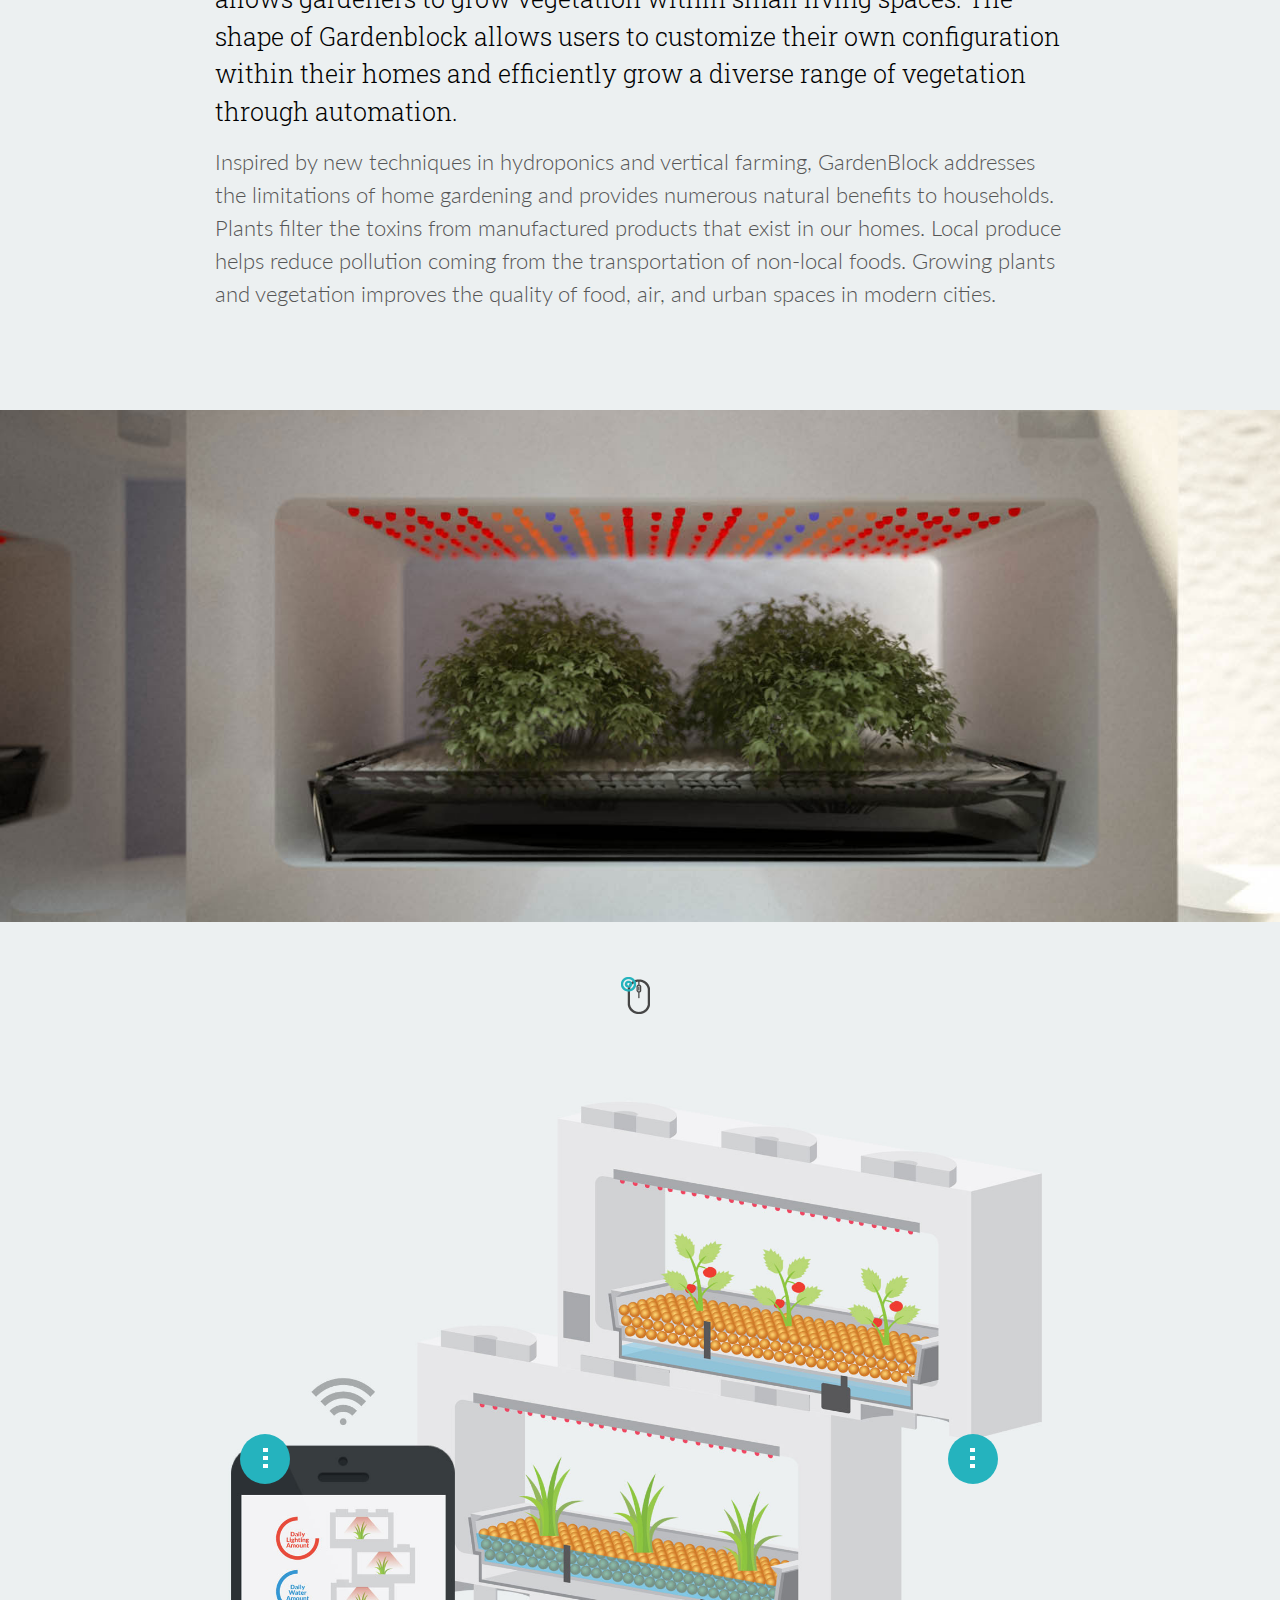
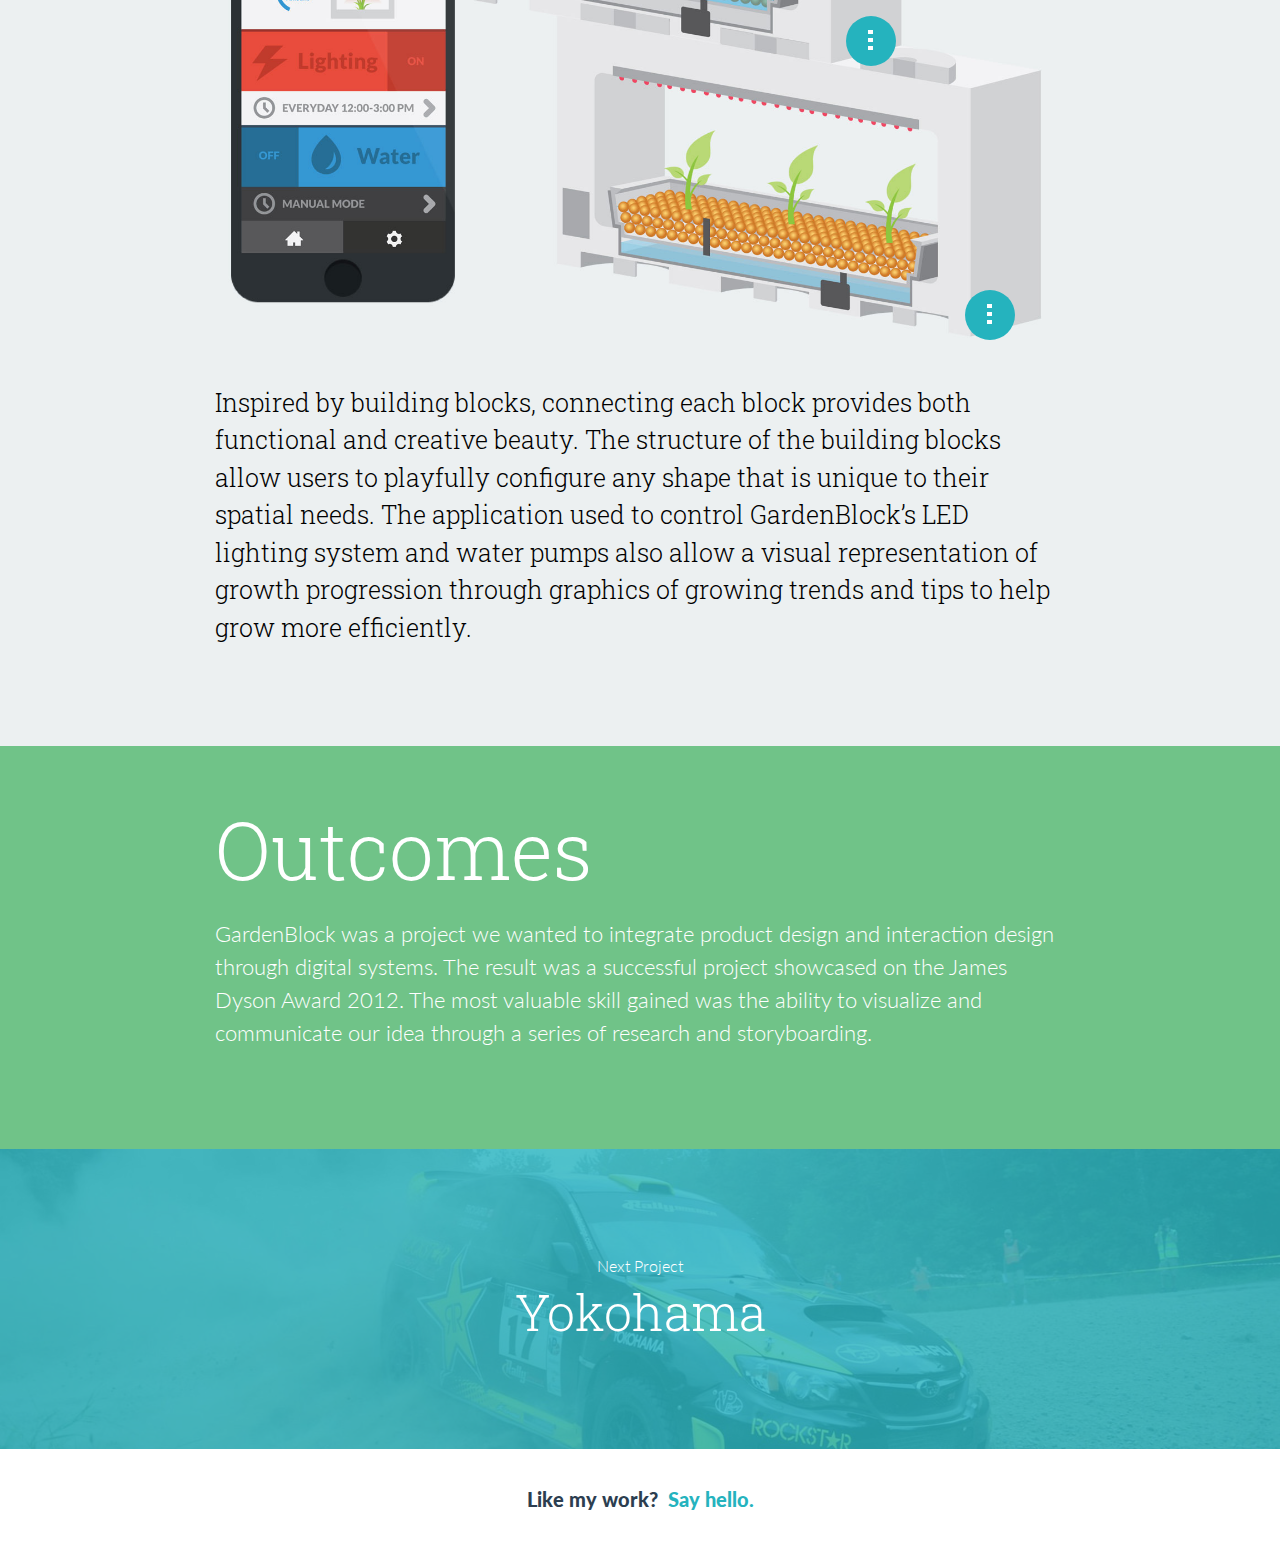
<file: gardenblock.html>
<!DOCTYPE html>
<html>

<head>
	<meta charset='UTF-8'>
    <meta name="viewport" content="width=device-width, initial-scale=1, maximum-scale=1.0, user-scalable=no">



	
	<title>GardenBlock / Creative B</title>
	<link rel="stylesheet" href="css/normalize.css" type="text/css">
	<link rel='stylesheet' href='css/style.css'>
    <link href='http://fonts.googleapis.com/css?family=Lato:100,300,900|Roboto+Slab:300' rel='stylesheet' type='text/css'>
	<link rel="shortcut icon" href="img/favicon.ico" type="image/x-icon" />

	
	
	<script src='http://ajax.googleapis.com/ajax/libs/jquery/1.8.3/jquery.min.js'></script>

	<!-- 
		Thought of using jQuery UI's .addClass transitions as fallback (or primary) but doesn't work as well
		<script src="http://ajax.googleapis.com/ajax/libs/jqueryui/1.8.0/jquery-ui.min.js"></script> 
	-->
	
	<script>
	$(document).ready(function()
		{	
        	//Preloader

			$(window).load(function() { // makes sure the whole site is loaded
         	$('#status').fadeOut(); // will first fade out the loading animation
            $('#preloader').delay(350).fadeOut('slow'); // will fade out the white DIV that covers the website.
            $('body').delay(350).css({'overflow':'visible'});
            $("#header").delay(800).queue(function(){$(this).addClass('active')});
            $(".headerbox").delay(800).queue(function(){$(this).addClass('active')});

        	})


        	        	//Main Menu
        	var distance = 150;
   			$window = $(window);
			$(window).scroll(function() {
    			if ( $window.scrollTop() >= distance ) {
    				  $("#header").removeClass("ontop");
   				}
   				else if ( $window.scrollTop() <= distance ){
   					 $("#header").addClass("ontop");



   				}
				});

  			$(".right").toggle(function() {
  				$(".headerbox .menu").addClass("active");
  				$(".hiddenmenu").addClass("active");
        		$('body').css('overflow', 'hidden');
        		$('#content').addClass("active");
  				$(".headerbox").addClass("activate");

        		$("#about").removeClass("about");  
        		$("#contact").removeClass("contact"); 
        		$(".secondmenu").removeClass("about");
   				$(".secondmenu").removeClass("contact");
  				$(".first").addClass("active");
  				$(".second").removeClass("active");
  				$(".third").removeClass("active");
  				$("#header").removeClass("active")


  				}, function() {
  				$(".headerbox .menu").removeClass("active");
  				$(".hiddenmenu").removeClass("active");
        		$('body').css('overflow', 'initial');
        		$('#content').removeClass("active");
        		$("#header").addClass("active")
  				$(".headerbox").removeClass("activate");



				});

  			$("#header").mouseenter(function() {
  				if (!$(".hiddenmenu").hasClass("active")) {
  					$(this).addClass("active");
  					$(".headerbox").addClass("active");
  				}  				
  			});

  			$(".workwithme a").click(function() {
  				$(".right").click();
  				$(".headerbox .menu").addClass("active");
  				$(".headerbox").addClass("active");
  				$(".hiddenmenu").addClass("active");
  				$('body').css('overflow', 'hidden');
  				$('#content').addClass("active");
  				$(".headerbox").addClass("activate")
  				$("#about").removeClass("about");
				$("#contact").addClass("contact");
  				$(".secondmenu").addClass("contact");
  				
  				$(".first").removeClass("active");  
  				$(".second").addClass("active");
  				$(".third").removeClass("active"); 
  					
  						
	
  			});
  			



  			$(document).keyup(function(e) {
  				if (e.keyCode == 27) { 
  				$(".hiddenmenu").removeClass("active");
  				$(".headerbox .menu").removeClass("active");
  				$('body').css('overflow', 'initial');
        		$('#content').removeClass("active");
        		$(".headerbox").removeClass("activate");
        		$("#header").addClass("active");




  				}   // esc
				});

  			var previousScrollvertical = 0;
			var previousScrollHorizontal = 0;
    			$(window).scroll(function(){
       			var currentVerticalScroll = $(this).scrollTop();
       			var currentHorizontalScroll = $(this).scrollLeft();
       				if(currentVerticalScroll==previousScrollvertical) {    	
       				}
       				else if(currentHorizontalScroll==previousScrollHorizontal) {
               			if (currentVerticalScroll > previousScrollvertical){
            					$( ".headerbox" ).removeClass("active"); 
								$( "#header" ).removeClass("active");
								$("#header").removeClass("ontop");         		
						}
               			else {
               				 
								$( ".headerbox" ).addClass( "active");
								$( "#header" ).addClass( "active");
      						
						}
       				}
       		previousScrollHorizontal = currentHorizontalScroll;
       		previousScrollvertical =currentVerticalScroll;
    		});

	   //  	  	var previousScrollvertical = 0;
				// var previousScrollHorizontal = 0;
	   //  			$(".hiddenmenu").scroll(function(){
	   //     			var currentVerticalScroll = $(this).scrollTop();
	   //     			var currentHorizontalScroll = $(this).scrollLeft();
	   //     				if(currentVerticalScroll==previousScrollvertical) {    	
	   //     				}
	   //     				else if(currentHorizontalScroll==previousScrollHorizontal) {
	   //             			if (currentVerticalScroll > previousScrollvertical){
	   //          					$( ".headerbox" ).removeClass("active"); 
				// 					$( "#header" ).removeClass("active");
				// 					$("#header").removeClass("ontop");         		
				// 			}
	   //             			else {
	               				 
				// 					$( ".headerbox" ).addClass( "active");
				// 					$( "#header" ).addClass( "active");
	      						
				// 			}
	   //     				}
	   //     		previousScrollHorizontal = currentHorizontalScroll;
	   //     		previousScrollvertical =currentVerticalScroll;
	   //  		});
	    

  			$(".second").click(function() {
  				$("#contact").addClass("contact");
  				$("#about").removeClass("about");

  				$(".secondmenu").addClass("contact");
  				$(".first").removeClass("active");  
  				$(".second").addClass("active");
  				$(".third").removeClass("active");  				 
				 
				});


  			$(".first").click(function() {
  				$("#contact").removeClass("contact");
  				$("#about").removeClass("about");
  				$(".secondmenu").removeClass("contact");
  				$(".secondmenu").removeClass("about");
  				$(".first").addClass("active");
  				$(".second").removeClass("active");  
  				$(".third").removeClass("active");  	 
				 
				});

  			$(".third").click(function() {
  				$(".secondmenu").addClass("about");
  				$("#about").addClass("about");
  				$("#contact").removeClass("contact");
  				$(".secondmenu").removeClass("contact");
  				$(".first").removeClass("active");
  				$(".second").removeClass("active");  
  				$(".third").addClass("active");  	 
				 
				});

  			// Contact Form

  			$("#element_1").focusin(function() {
  				 focus++;
  				$("#li_1 .logobox").addClass("active");						
				});
  			$("#element_1").focusout(function() {
  				 focus++;
  				$("#li_1 .logobox").removeClass("active");						
				});
  			$("#element_2").focusin(function() {
  				 focus++;
  				$("#li_2 .logobox").addClass("active");						
				});
  			$("#element_2").focusout(function() {
  				 focus++;
  				$("#li_2 .logobox").removeClass("active");						
				});
  			$("#element_3").focusin(function() {
  				 focus++;
  				$("#li_3 .logobox").addClass("active");						
				});
  			$("#element_3").focusout(function() {
  				 focus++;
  				$("#li_3 .logobox").removeClass("active");						
				});


		

  			$('#submitbtn').click(function() {
		        var sEmail = $('#element_2').val();
		        if ($.trim(sEmail).length == 0) {
		            alert('Please enter valid email address');
		            event.preventDefault();
		        }
		        if (validateEmail(sEmail)) {
		        }
		        else {
            	alert('Invalid Email Address');
            	event.preventDefault();
        		}
		        
		    });

			function validateEmail(sEmail) {
			    var filter = /^([\w-\.]+)@((\[[0-9]{1,3}\.[0-9]{1,3}\.[0-9]{1,3}\.)|(([\w-]+\.)+))([a-zA-Z]{2,4}|[0-9]{1,3})(\]?)$/;
			    if (filter.test(sEmail)) {
			        return true;
			    }
			    else {
			        return false;
			    }
			}
			

  

			//Dropdown Menu
  			$("ul.strategies").toggle(function() {
  				$(".menu", this).addClass("active");
  				$(".dropinfo", this).slideDown("fast");
 
  				}, function() {
  				$(".menu", this).removeClass("active");
  				  $(".dropinfo", this).slideUp("fast");

  				
				});

  			$(".moreinfo .menucontainer").toggle(function() {
  				$(".menu",this).addClass("active");
  				$(".dropinfo",this).slideDown("fast");
 
  				}, function() {
  				$(".menu",this).removeClass("active");
  				  $(".dropinfo",this).slideUp("fast");

  				
				});


			//Videos and pictureswap

				$(function(){
				  	$('.videos').click(function() {
					    $('.hiddenvideo').attr( "src","http://www.youtube.com/embed/u-wFbKK3f8w?autohide=1&showinfo=0&autoplay=1&vq=hd720");
					    $('.picturevid').hide();
					    $('.playvideo').hide();
				  });
				});
		


 
  });


</script>
 




		
</head>

<body>
	<div id="preloader">
		<div class="preloadercontainer">
			<div class="spinner">
		  		<div class="bounce1"></div>
			</div>

			<div class="slider">
				<div class="line"></div>
			  	<div class="break dot1"></div>
			  	<div class="break dot2"></div>
			  	<div class="break dot3"></div>
			</div>
		</div>
	</div>






<div id="header" class="ontop">
	<div class="headerbox">
		<div class="left">
			<a href="index">
				<div class="logo">			
				</div>
			</a>
		</div>
		<div class="right">
			<div class="menu crossed"><span></span></div>
		</div>
	</div>

	<div class="hiddenmenu">

		

		<div class="firstmenu">
				<div class="mainbiglink third ">
					<h3>About</h3>
				</div>
				<div class="mainbiglink first active">
					<h3>Case Study</h3>
				</div>
				<div class="mainbiglink second">
					<h3>Contact</h3>
				</div>
		</div>
		<div class="secondmenu">
			<ul class="yokosprite">
				<a href="yokohama">
					<li class="yokosprite sprites"><span></span></li>
					<li><h1>Yokohama</h1></li>
					<li><h2>How do you drive?</h2></li>

				</a>
			</ul>
			<ul class="broadsprite">
				<a href="broadstreet">
					<li class="broadsprite sprites"><span></span></li>
					<li><h1>Broadstreet</h1></li>
					<li><h2>Finding the rental experience</h2></li>
				</a>
			</ul>
			<ul class="italiasprite">
				<a href="italiadesign">
					<li class="italiasprite sprites"><span></span></li>
					<li><h1>Italia Design</h1></li>
					<li><h2>Explore emotion in craftsmanship</h2></li>
				</a>
			</ul>
			
			<ul class="solarsprite">
				<a href="solar-hydration-pack">
					<li class="solarsprite sprites"><span></span></li>
					<li><h1>Solar Hydration Pack</h1></li>
					<li><h2>Backpack water station for farm workers</h2></li>
				</a>
			</ul>
			<ul class="gardensprite">
				<a href="gardenblock">
					<li class="gardensprite sprites"><span></span></li>
					<li><h1>Gardenblock</h1></li>
					<li><h2>Indoor hydroponics for small spaces</h2></li>
				</a>
			</ul>
			<div class="workbackground"></div>

			<div class="thirdmenu">
				<div class="bottommenu">
					<div class="socialfooter">
						<li><h3><a href="blog">Blog</a></h3></li>
						<li class="socialicon"><h3><a href="http://www.linkedin.com/pub/brian-leung/58/6a8/724">in</a></h3></li>
						<li class="socialicon"><h3><a href="resume.pdf">cv</a></h3></li>
					</div>
				</div>

		
			</div>
		</div>


		<div id="about">
			
					
			<div class="aboutme">			
				<div class="intext">
					<div class="brianleung">
						<h1>Hi there, I'm</h1>
						<h2>Brian Leung</h2>
					</div>

					<h4><b>I’m a user experience designer from Vancouver, BC. I’m an advocate of thoughtfully designing a product to create meaningful value for users that use it. </b><h4>
					<h4>As an avid experimenter of front-end development, I love to design on the browser so I can play and invent new ways to create interactive functions for my creations.</h4>

					<h5>I’m always up for the next big adventure in life. Whether it's travelling to a third world country or winning an international design competition, my sense of adventure, curiosity, and ambition brings me to ever new heights.</h5>

					<h5>I've worked on projects for Yokohama, Oakley, Braun, the Government of Canada, Dyson, Broadstreet Properties, ICBC, Vancouver Sun, the Province, Aircare, and Ampco. </h5>

					<div class="aboutawards">
						<img src="img/braunprize.jpg" alt="Braun Prize" height="40px" >
						<img src="img/jamesdysonaward2.jpg" alt="James Dyson Award" height="40px" >
						<img src="img/utilitamanifesta2.jpg" alt="Utilita Manifesta" height="40px" >
						<img src="img/aircare.jpg" alt="Utilita Manifesta" height="40px" >						
					</div>								
				</div>		

				<div class="aboutbackgroundcontainer">
					<div class="aboutbackground">
							<img src="img/aboutbackground.jpg">								
					</div>
				</div>			
			</div>
		</div>


		<div id="contact">
			
			<div class="row clearfix contactme ">	
				<div class="column full">					
						<div class="intext">
							<h1>Say Hello! </h1>
							<p><h3>I’m always looking for something new to do. Whether its a collaboration, job opportunity, or freelance project, I’d love to hear your ideas. Let’s talk!</h3></p>						
						</div>		

						<form id="form" action="http://creativeb.ca/contactform.php" method="post" >
									
							<div class="formtop">    
				        
						        <li id="li_1" class="inputtop"  >
									<label class="inputdescription" for="element_1"><h1>Name</h1> </label>
									<span>
										<h3><input id="element_1" name="element_1" class="elementtext"  type="text"  value=""/></input></h3>
										<div class="logobox"></div> 
									</span> 
								</li>						        
						        
						        <li id="li_2" class="inputtop"  >
									<label class="inputdescription" for="element_2"><h1>Email</h1> </label>
									<span>
										<h3><input id="element_2" name="element_2" class="elementtext"  type="text"  value=""/></input> </h3>
										<div class="logobox"></div> 
									</span> 
								</li>	

					        </div>
					        
					        <div class="formtop">
						        <li id="li_3" class="inputtop">
									<label class="inputdescription" for="element_3"><h1>Message</h1> </label>
									<span>
										<h3><textarea id="element_3" name="element_3" class="textarea"></textarea></h3> 
										<div class="logobox"></div>
									</span> 
								</li>

								<li class="submitbutton">
									<h3><input type="submit" id='submitbtn' value="Send" class="button"></h3>
								</li>
							</div>						
						</form>	
				</div>
			</div>	
		</div>


	</div>
</div>






	

<div id="content">


	<div class="row clearfix  title garden">	
		<div class=" column full">
				<h1 ><span class="text">GardenBlock</span></h1>
				<h2><span class="text"> Indoor Hydroponics for small spaces</span></h2>
		</div>
	</div>
	


	<div class="row clearfix  gardenblockopening">	
				<div class="awards">
						<h3>Finalist</h3>
						<img src="img/jamesdysonaward.jpg" alt="James Dyson Award" width="100px" >
					</div>
	</div>

	<div class="row clearfix whiteback">	
			<div class="column">
					<div class="intext">
						<h3>GardenBlock is a hydroponic system that allows gardeners to grow vegetation within small living spaces.  </h3>
						<h4>When one block is connected to a power source, other blocks connected to the heads of the block will transfer the energy to power the other units. Each block has their own water source and a set of grow lights. Users are able to control the water amount and artificial lighting remotely so they can grow a diverse range of plants.  </h4>
					</div>
					
			</div>
	</div>

	<div class="row clearfix greenback">	
			<div class="column full">
					

				<div class="intext ">
					<p><h1><b>As urban living spaces and modern infrastructure dominate cities,</b> garden space and local produce are becoming more scarce.</h1> </p>
					<div class="smallliving">
						<img class="livingspace2" src="img/livingspace1.png" alt="Living Space" width="100px" >
						<img class="livingspace1" src="img/livingspace2.png" alt="Living Space" width="100px" >
					</div>

				</div>

			</div>
	</div>


	<div class="row clearfix gardenblockwhy ">	
			<div class="column full">
					<div class="videos" >
						<iframe class="hiddenvideo" frameborder="0" allowfullscreen  autohide="1" ></iframe>
						<img class="picturevid" src="img/gardenpicturevid.jpg" >
						<div class="playvideo"></div>
					</div>

					
   




					<div class="intext">
					<p><h3>GardenBlock is a hydroponic system is the shape of a building block that allows gardeners to grow vegetation within small living spaces. The shape of Gardenblock allows users to customize their own configuration within their homes and efficiently grow a diverse range of vegetation through automation. </h3></p>

					<p><h4>Inspired by new techniques in hydroponics and vertical farming, GardenBlock addresses the limitations of home gardening and provides numerous natural benefits to households. Plants filter the toxins from manufactured products that exist in our homes. Local produce helps reduce pollution coming from the transportation of non-local foods. Growing plants and vegetation improves the quality of food, air, and urban spaces in modern cities.
 </h4></p>
					</div>

				
			</div>
	</div>


	</div>


	<div class="row clearfix  gardencloseup">	
			
	</div>


	<div class="row clearfix gardenblockhow ">	
			<div class="column full">
					<div class="interactions"></div>

					<div class="plainimage moreinfo gardendropmain">
						<img src="img/gardenblockhow.jpg" alt="How Garden Block Works" >

						<div class="menucontainer gardendrop1">
							<div class="menu crossed"><span></span></div>
							<div class="dropinfo"> <h5>Water is stored in the water reservoir</h5></div>
						</div>

						<div class="menucontainer gardendrop2">
							<div class="menu crossed"><span></span></div>
							<div class="dropinfo"> <h5>Water is being pumped onto the grow tray. Excessive water will be drained through the overflow pipe.</h5></div>
						</div>

						<div class="menucontainer gardendrop3">
							<div class="menu crossed"><span></span></div>
							<div class="dropinfo"> <h5>Water is drained back into the reservoir. Growing medium will have absorbed the nutrients for the plants</h5></div>
						</div>

						<div class="menucontainer gardendrop4">
							<div class="menu crossed"><span></span></div>
							<div class="dropinfo"> <h5>A user interface controls the automated water and lighting system that controls the growth cycle of the plants. These cycles can be customized towards different plant needs through the press of a button. The automated system gives users freedom from the many responsibilities of gardening.</h5></div>
						</div>
					</div>


					<div class="intext">
						<p><h3>Inspired by building blocks, connecting each block provides both functional and creative beauty. The structure of the building blocks allow users to playfully configure any shape that is unique to their spatial needs. The application used to control GardenBlock’s LED lighting system and water pumps also allow a visual representation of growth progression through graphics of growing trends and tips to help grow more efficiently.</h3></p>
					</div>


				
			</div>
	</div>
		

	<div class="row clearfix gardenblockoutcomes">	
			<div class="column full">
					<div class="intext">
						<p><h2>Outcomes</h2></p>
						<p><h4>GardenBlock was a project we wanted to integrate product design and interaction design through digital systems. The result was a successful project showcased on the James Dyson Award 2012. The most valuable skill gained was the ability to visualize and communicate our idea through a series of research and storyboarding. </h4></p>
					
					</div>			
			</div>
	</div>


	<div class="otherprojects">
		<a href="yokohama">
		<div class="nextproject"><img src="img/yokohamafeatured.jpg" alt="Yokohama"></div>
		<h5>Next Project</h5><h2>Yokohama</h2>
		</a>

	</div>

	<div id="footer">
		<div class="workwithme"><h1>Like my work?  <a>Say hello.</a></h1></div>
	</div>













</div> 
    


</body>

</html>
</file>
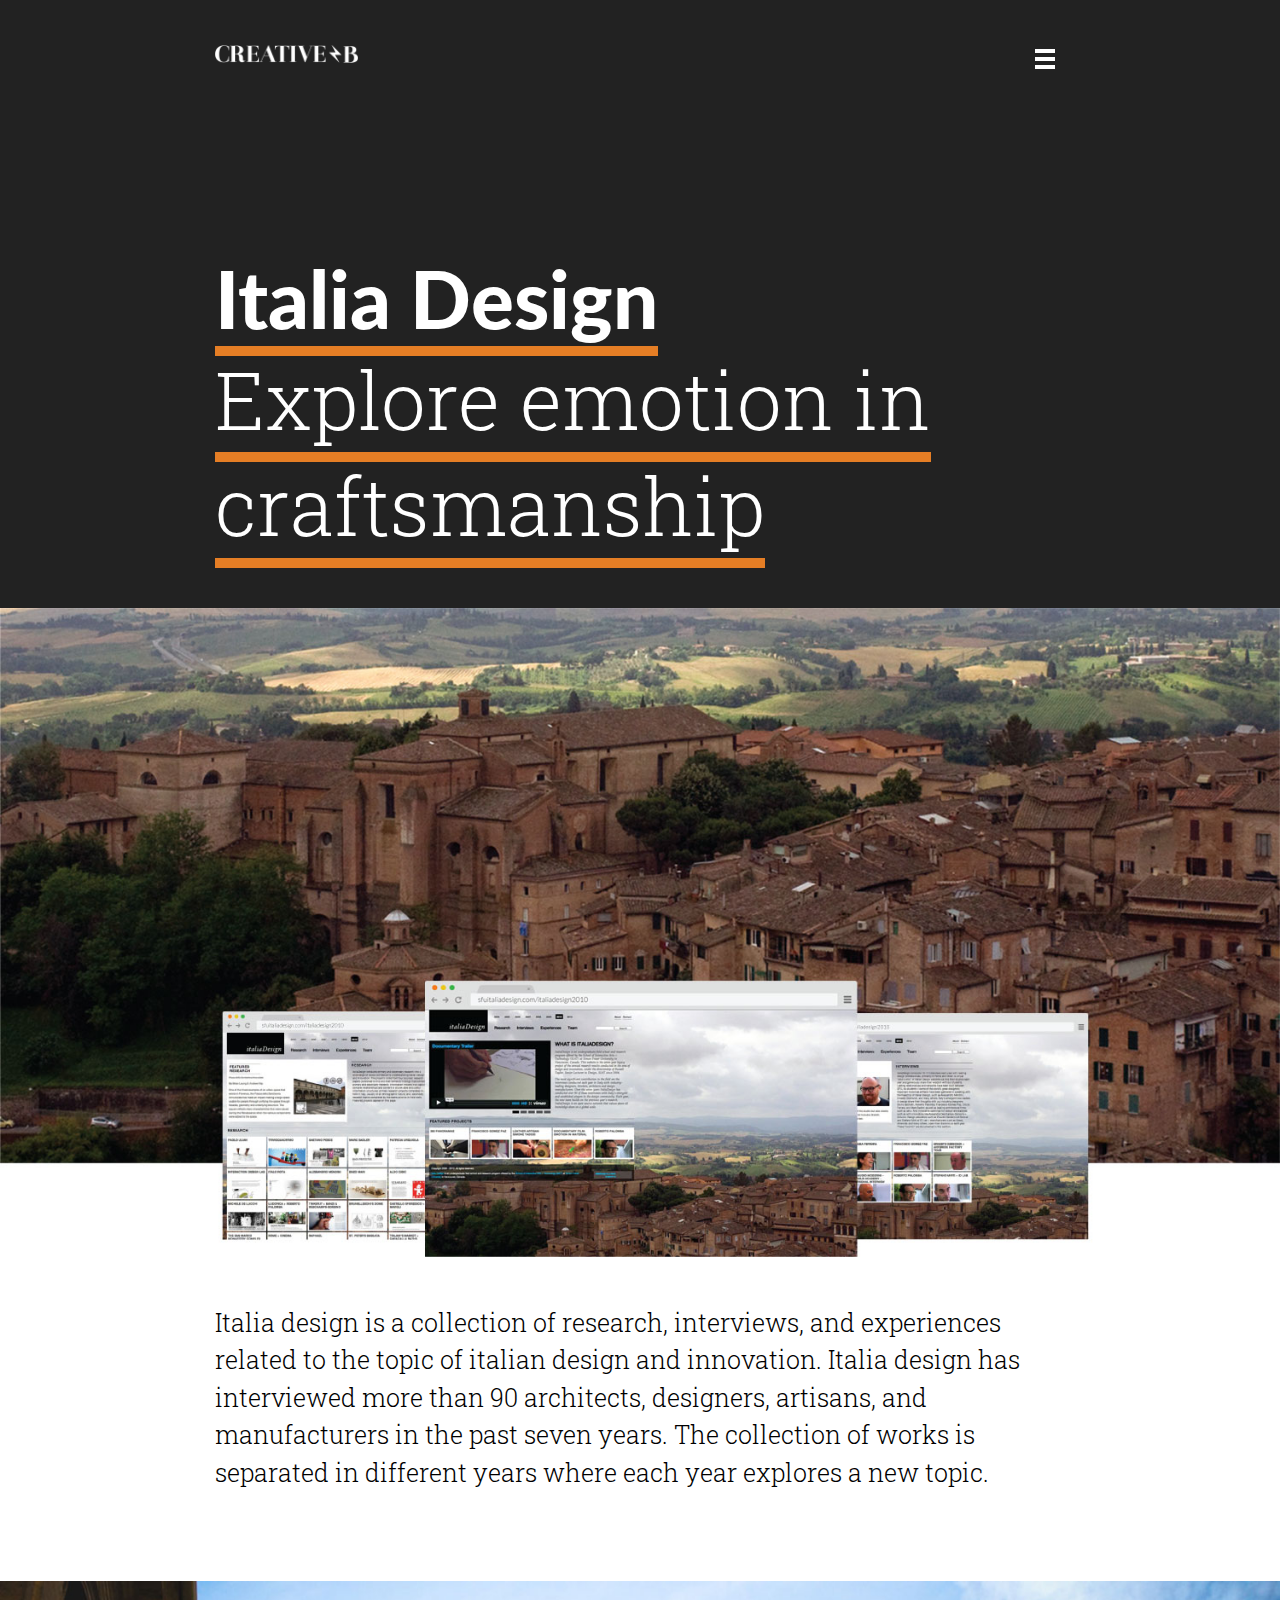
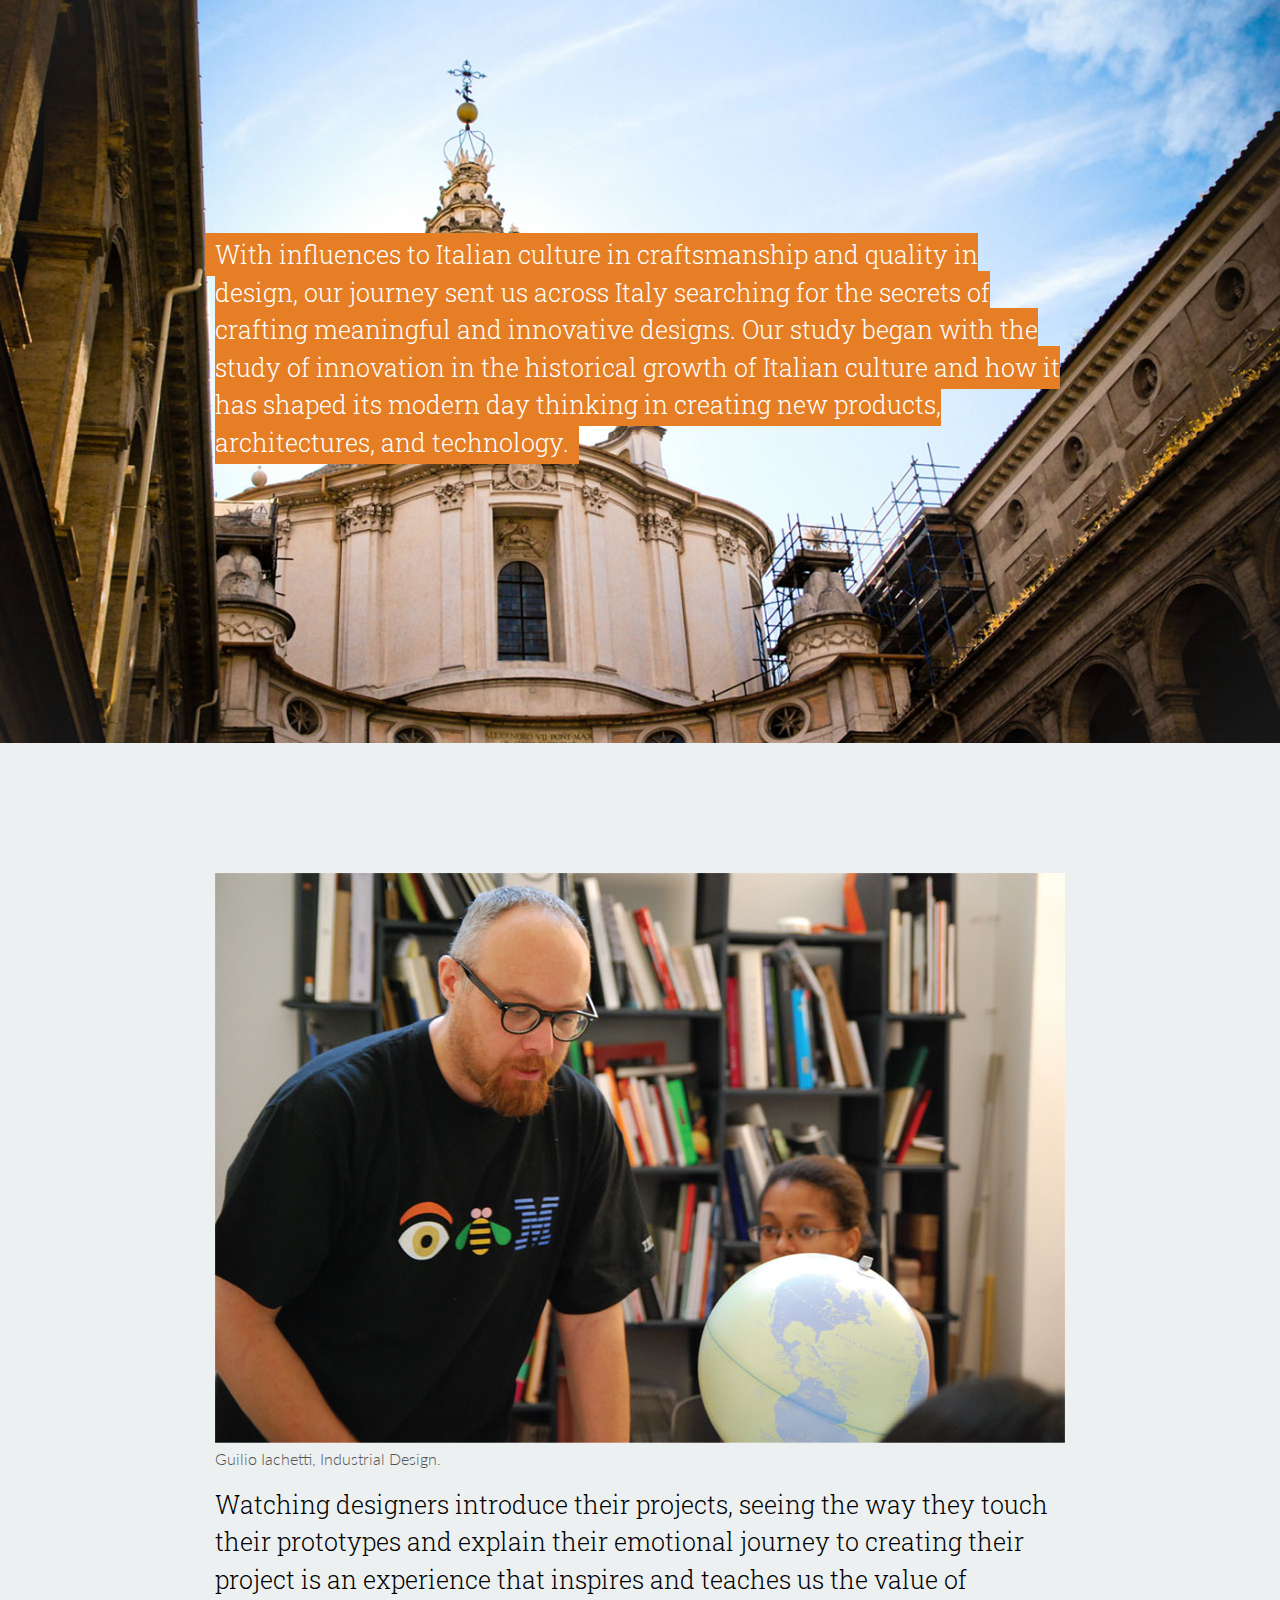
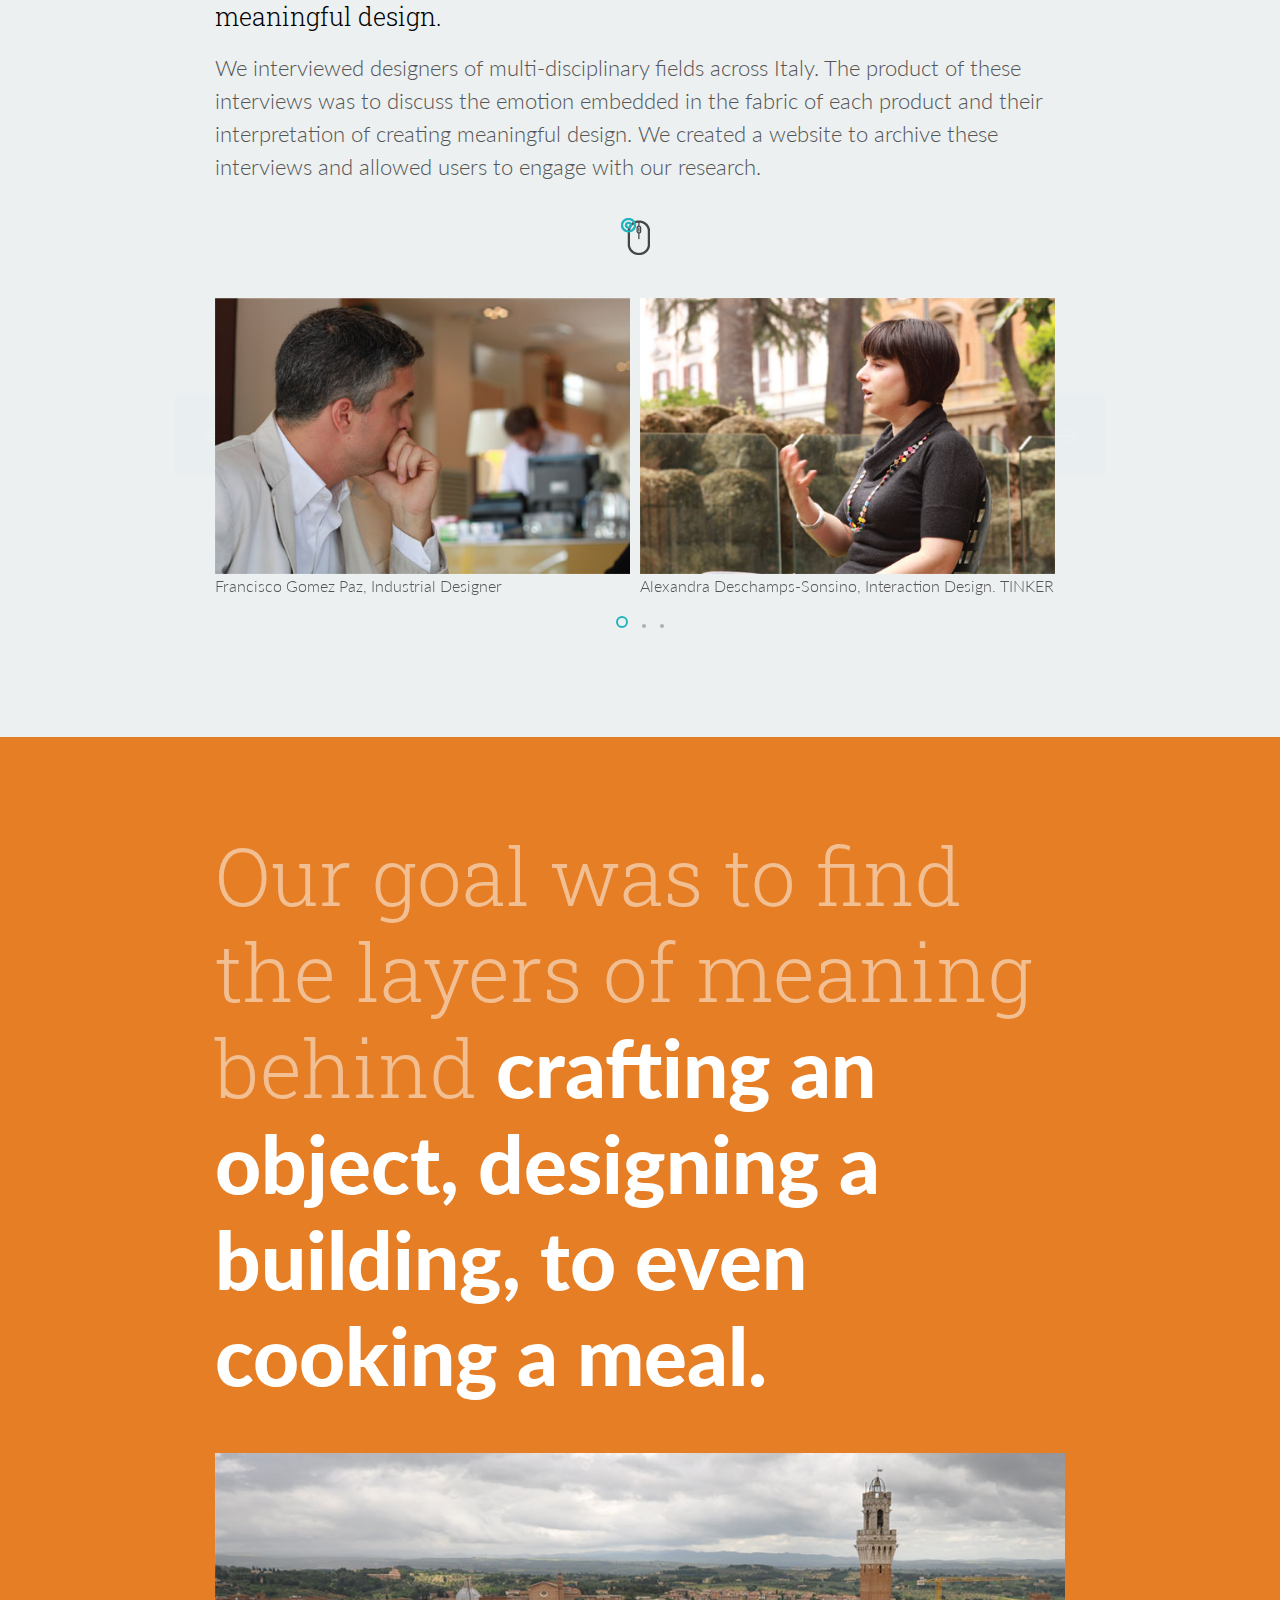
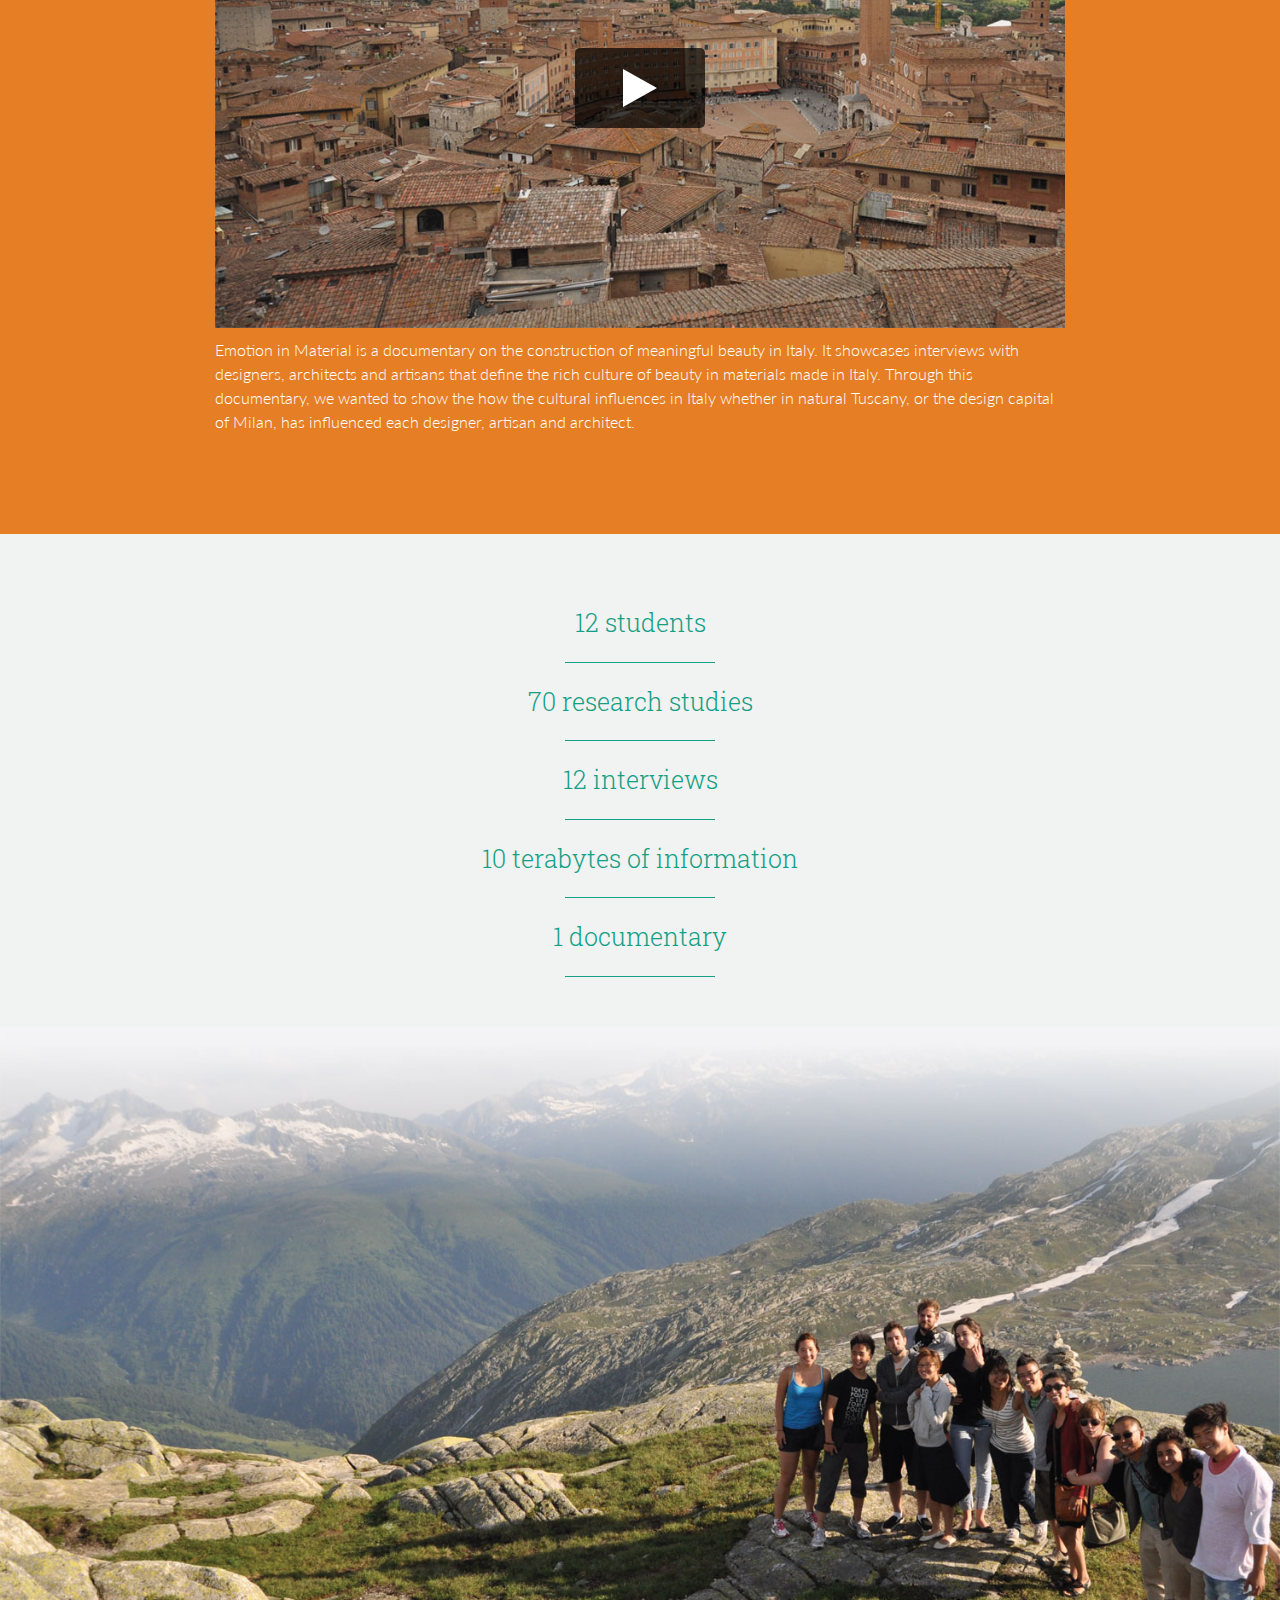
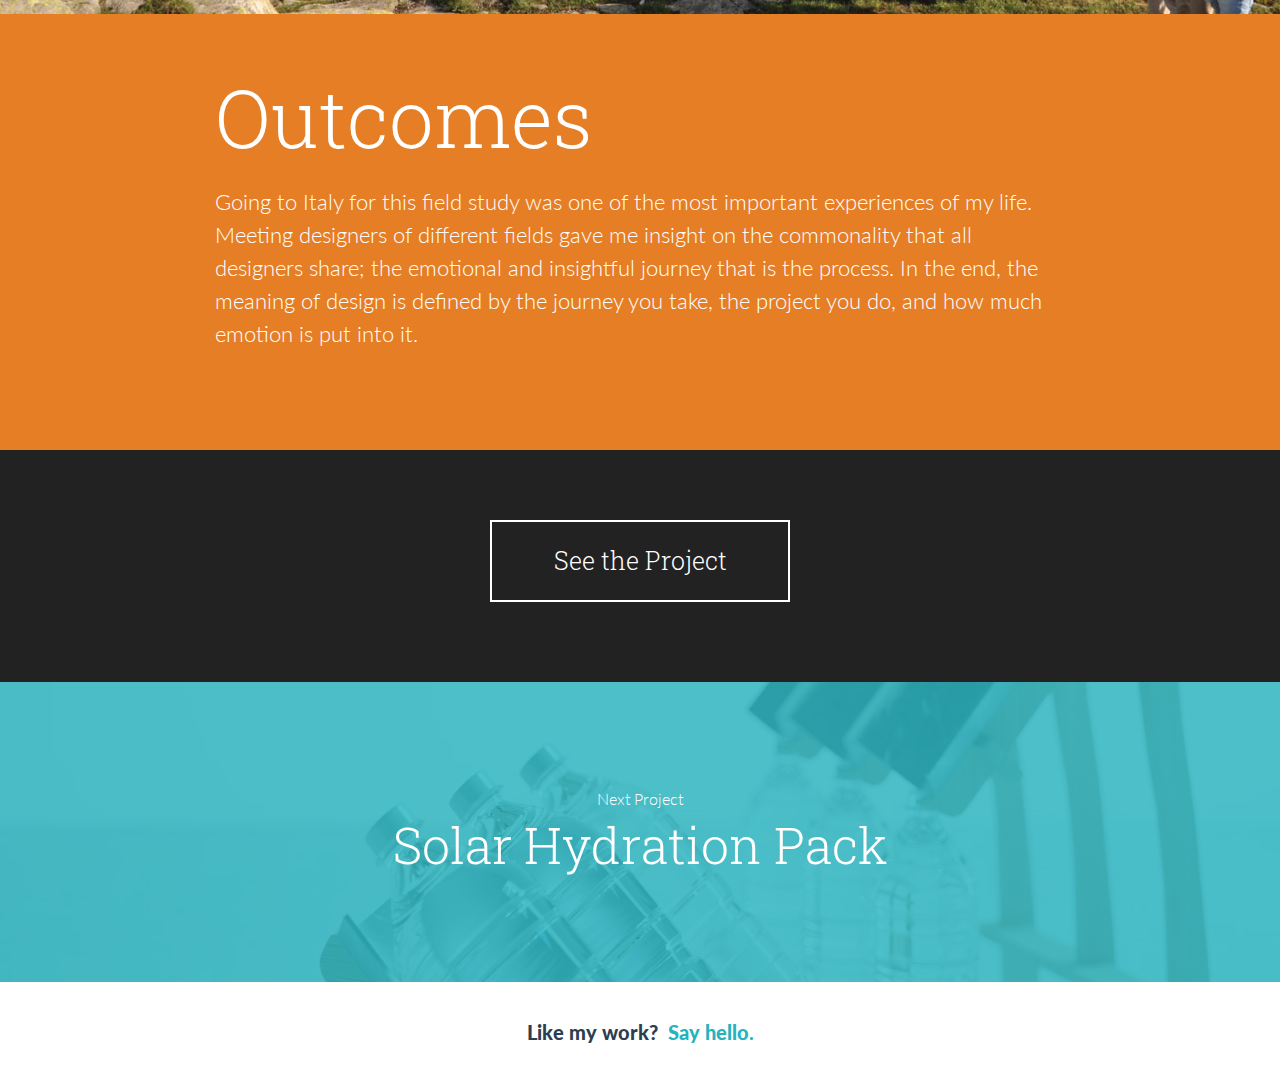
<file: italiadesign.html>
<!DOCTYPE html>
<html>

<head>
	<meta charset='UTF-8'>
    <meta name="viewport" content="width=device-width, initial-scale=1, maximum-scale=1.0, user-scalable=no">



	
	<title>Italia Design / Creative B</title>
	<link rel="stylesheet" href="css/normalize.css" type="text/css">
	<link rel='stylesheet' href='css/style.css'>
    <link href='http://fonts.googleapis.com/css?family=Lato:100,300,900|Roboto+Slab:300' rel='stylesheet' type='text/css'>
	<link rel="shortcut icon" href="img/favicon.ico" type="image/x-icon" />


	<link rel="stylesheet" href="css/owl.carousel.css">
	<link rel="stylesheet" href="css/owl.theme.css">
	
	
	<script src='http://ajax.googleapis.com/ajax/libs/jquery/1.8.3/jquery.min.js'></script>

		<script src="js/owl.carousel.min.js"></script>

	<!-- 
		Thought of using jQuery UI's .addClass transitions as fallback (or primary) but doesn't work as well
		<script src="http://ajax.googleapis.com/ajax/libs/jqueryui/1.8.0/jquery-ui.min.js"></script> 
	-->
	
	<script>
	$(document).ready(function()
		{	
        	//Preloader

			$(window).load(function() { // makes sure the whole site is loaded
         	$('#status').fadeOut(); // will first fade out the loading animation
            $('#preloader').delay(350).fadeOut('slow'); // will fade out the white DIV that covers the website.
            $('body').delay(350).css({'overflow':'visible'});
            $("#header").delay(800).queue(function(){$(this).addClass('active')});
            $(".headerbox").delay(800).queue(function(){$(this).addClass('active')});

        	})


                	//Main Menu
        	var distance = 150;
   			$window = $(window);
			$(window).scroll(function() {
    			if ( $window.scrollTop() >= distance ) {
    				  $("#header").removeClass("ontop");
   				}
   				else if ( $window.scrollTop() <= distance ){
   					 $("#header").addClass("ontop");



   				}
				});

  			$(".right").toggle(function() {
  				$(".headerbox .menu").addClass("active");
  				$(".hiddenmenu").addClass("active");
        		$('body').css('overflow', 'hidden');
        		$('#content').addClass("active");
  				$(".headerbox").addClass("activate");

        		$("#about").removeClass("about");  
        		$("#contact").removeClass("contact"); 
        		$(".secondmenu").removeClass("about");
   				$(".secondmenu").removeClass("contact");
  				$(".first").addClass("active");
  				$(".second").removeClass("active");
  				$(".third").removeClass("active");
  				$("#header").removeClass("active")


  				}, function() {
  				$(".headerbox .menu").removeClass("active");
  				$(".hiddenmenu").removeClass("active");
        		$('body').css('overflow', 'initial');
        		$('#content').removeClass("active");
        		$("#header").addClass("active")
  				$(".headerbox").removeClass("activate");



				});

  			$("#header").mouseenter(function() {
  				if (!$(".hiddenmenu").hasClass("active")) {
  					$(this).addClass("active");
  					$(".headerbox").addClass("active");
  				}  				
  			});

  			$(".workwithme a").click(function() {
  				$(".right").click();
  				$(".headerbox .menu").addClass("active");
  				$(".headerbox").addClass("active");
  				$(".hiddenmenu").addClass("active");
  				$('body').css('overflow', 'hidden');
  				$('#content').addClass("active");
  				$(".headerbox").addClass("activate")
  				$("#about").removeClass("about");
				$("#contact").addClass("contact");
  				$(".secondmenu").addClass("contact");
  				
  				$(".first").removeClass("active");  
  				$(".second").addClass("active");
  				$(".third").removeClass("active"); 
  					
  						
	
  			});
  			



  			$(document).keyup(function(e) {
  				if (e.keyCode == 27) { 
  				$(".hiddenmenu").removeClass("active");
  				$(".headerbox .menu").removeClass("active");
  				$('body').css('overflow', 'initial');
        		$('#content').removeClass("active");
        		$(".headerbox").removeClass("activate");
        		$("#header").addClass("active");




  				}   // esc
				});

  			var previousScrollvertical = 0;
			var previousScrollHorizontal = 0;
    			$(window).scroll(function(){
       			var currentVerticalScroll = $(this).scrollTop();
       			var currentHorizontalScroll = $(this).scrollLeft();
       				if(currentVerticalScroll==previousScrollvertical) {    	
       				}
       				else if(currentHorizontalScroll==previousScrollHorizontal) {
               			if (currentVerticalScroll > previousScrollvertical){
            					$( ".headerbox" ).removeClass("active"); 
								$( "#header" ).removeClass("active");
								$("#header").removeClass("ontop");         		
						}
               			else {
               				 
								$( ".headerbox" ).addClass( "active");
								$( "#header" ).addClass( "active");
      						
						}
       				}
       		previousScrollHorizontal = currentHorizontalScroll;
       		previousScrollvertical =currentVerticalScroll;
    		});

	   //  	  	var previousScrollvertical = 0;
				// var previousScrollHorizontal = 0;
	   //  			$(".hiddenmenu").scroll(function(){
	   //     			var currentVerticalScroll = $(this).scrollTop();
	   //     			var currentHorizontalScroll = $(this).scrollLeft();
	   //     				if(currentVerticalScroll==previousScrollvertical) {    	
	   //     				}
	   //     				else if(currentHorizontalScroll==previousScrollHorizontal) {
	   //             			if (currentVerticalScroll > previousScrollvertical){
	   //          					$( ".headerbox" ).removeClass("active"); 
				// 					$( "#header" ).removeClass("active");
				// 					$("#header").removeClass("ontop");         		
				// 			}
	   //             			else {
	               				 
				// 					$( ".headerbox" ).addClass( "active");
				// 					$( "#header" ).addClass( "active");
	      						
				// 			}
	   //     				}
	   //     		previousScrollHorizontal = currentHorizontalScroll;
	   //     		previousScrollvertical =currentVerticalScroll;
	   //  		});
	    

  			$(".second").click(function() {
  				$("#contact").addClass("contact");
  				$("#about").removeClass("about");

  				$(".secondmenu").addClass("contact");
  				$(".first").removeClass("active");  
  				$(".second").addClass("active");
  				$(".third").removeClass("active");  				 
				 
				});


  			$(".first").click(function() {
  				$("#contact").removeClass("contact");
  				$("#about").removeClass("about");
  				$(".secondmenu").removeClass("contact");
  				$(".secondmenu").removeClass("about");
  				$(".first").addClass("active");
  				$(".second").removeClass("active");  
  				$(".third").removeClass("active");  	 
				 
				});

  			$(".third").click(function() {
  				$(".secondmenu").addClass("about");
  				$("#about").addClass("about");
  				$("#contact").removeClass("contact");
  				$(".secondmenu").removeClass("contact");
  				$(".first").removeClass("active");
  				$(".second").removeClass("active");  
  				$(".third").addClass("active");  	 
				 
				});

  			// Contact Form

  			$("#element_1").focusin(function() {
  				 focus++;
  				$("#li_1 .logobox").addClass("active");						
				});
  			$("#element_1").focusout(function() {
  				 focus++;
  				$("#li_1 .logobox").removeClass("active");						
				});
  			$("#element_2").focusin(function() {
  				 focus++;
  				$("#li_2 .logobox").addClass("active");						
				});
  			$("#element_2").focusout(function() {
  				 focus++;
  				$("#li_2 .logobox").removeClass("active");						
				});
  			$("#element_3").focusin(function() {
  				 focus++;
  				$("#li_3 .logobox").addClass("active");						
				});
  			$("#element_3").focusout(function() {
  				 focus++;
  				$("#li_3 .logobox").removeClass("active");						
				});


		

  			$('#submitbtn').click(function() {
		        var sEmail = $('#element_2').val();
		        if ($.trim(sEmail).length == 0) {
		            alert('Please enter valid email address');
		            event.preventDefault();
		        }
		        if (validateEmail(sEmail)) {
		        }
		        else {
            	alert('Invalid Email Address');
            	event.preventDefault();
        		}
		        
		    });

			function validateEmail(sEmail) {
			    var filter = /^([\w-\.]+)@((\[[0-9]{1,3}\.[0-9]{1,3}\.[0-9]{1,3}\.)|(([\w-]+\.)+))([a-zA-Z]{2,4}|[0-9]{1,3})(\]?)$/;
			    if (filter.test(sEmail)) {
			        return true;
			    }
			    else {
			        return false;
			    }
			}
			

  

			//Dropdown Menu
  			$("ul.strategies").toggle(function() {
  				$(".menu", this).addClass("active");
  				$(".dropinfo", this).slideDown("fast");
 
  				}, function() {
  				$(".menu", this).removeClass("active");
  				  $(".dropinfo", this).slideUp("fast");

  				
				});

  			$(".moreinfo .menucontainer").toggle(function() {
  				$(".menu",this).addClass("active");
  				$(".dropinfo",this).slideDown("fast");
 
  				}, function() {
  				$(".menu",this).removeClass("active");
  				  $(".dropinfo",this).slideUp("fast");

  				
				});

			//Carousel


  				$(".gallery").owlCarousel({
  				items : 2,
  				itemsDesktop:	[1199,2],
  				itemsDesktopSmall:	[979,2],
  				itemsTablet: [768,2],
  			    slideSpeed : 300,
      			paginationSpeed : 400,
      			lazyLoad : true,
      			pagination :true,
      			scrollPerPage:true

      			});
 				

 				
 				


 				 var owl = $(".gallery");

 				$(".nextgallery").click(function(){
 				owl.trigger('owl.next');

 				});
 				$(".previousgallery").click(function(){
 				owl.trigger('owl.prev');

 				});



		

			//Videos and pictureswap

				$(function(){
				  	$('.videos').click(function() {
					    $('.hiddenvideo').attr( "src","http://player.vimeo.com/video/25427219?byline=0&amp;portrait=0&autoplay=1");
					    $('.picturevid').hide();
					    $('.playvideo').hide();
				  });
				});
		
 
  });


</script>
 




		
</head>

<body>

	<div id="preloader">
		<div class="preloadercontainer">
			<div class="spinner">
		  		<div class="bounce1"></div>
			</div>

			<div class="slider">
				<div class="line"></div>
			  	<div class="break dot1"></div>
			  	<div class="break dot2"></div>
			  	<div class="break dot3"></div>
			</div>
		</div>
	</div>





<div id="header" class="ontop">
	<div class="headerbox">
		<div class="left">
			<a href="index">
				<div class="logo">			
				</div>
			</a>
		</div>
		<div class="right">
			<div class="menu crossed"><span></span></div>
		</div>
	</div>

	<div class="hiddenmenu">

		

		<div class="firstmenu">
				<div class="mainbiglink third ">
					<h3>About</h3>
				</div>
				<div class="mainbiglink first active">
					<h3>Case Study</h3>
				</div>
				<div class="mainbiglink second">
					<h3>Contact</h3>
				</div>
		</div>
		<div class="secondmenu">
			<ul class="yokosprite">
				<a href="yokohama">
					<li class="yokosprite sprites"><span></span></li>
					<li><h1>Yokohama</h1></li>
					<li><h2>How do you drive?</h2></li>

				</a>
			</ul>
			<ul class="broadsprite">
				<a href="broadstreet">
					<li class="broadsprite sprites"><span></span></li>
					<li><h1>Broadstreet</h1></li>
					<li><h2>Finding the rental experience</h2></li>
				</a>
			</ul>
			<ul class="italiasprite">
				<a href="italiadesign">
					<li class="italiasprite sprites"><span></span></li>
					<li><h1>Italia Design</h1></li>
					<li><h2>Explore emotion in craftsmanship</h2></li>
				</a>
			</ul>
			
			<ul class="solarsprite">
				<a href="solar-hydration-pack">
					<li class="solarsprite sprites"><span></span></li>
					<li><h1>Solar Hydration Pack</h1></li>
					<li><h2>Backpack water station for farm workers</h2></li>
				</a>
			</ul>
			<ul class="gardensprite">
				<a href="gardenblock">
					<li class="gardensprite sprites"><span></span></li>
					<li><h1>Gardenblock</h1></li>
					<li><h2>Indoor hydroponics for small spaces</h2></li>
				</a>
			</ul>
			<div class="workbackground"></div>

			<div class="thirdmenu">
				<div class="bottommenu">
					<div class="socialfooter">
						<li><h3><a href="blog">Blog</a></h3></li>
						<li class="socialicon"><h3><a href="http://www.linkedin.com/pub/brian-leung/58/6a8/724">in</a></h3></li>
						<li class="socialicon"><h3><a href="resume.pdf">cv</a></h3></li>
					</div>
				</div>

		
			</div>
		</div>


		<div id="about">
			
					
			<div class="aboutme">			
				<div class="intext">
					<div class="brianleung">
						<h1>Hi there, I'm</h1>
						<h2>Brian Leung</h2>
					</div>

					<h4><b>I’m a user experience designer from Vancouver, BC. I’m an advocate of thoughtfully designing a product to create meaningful value for users that use it. </b><h4>
					<h4>As an avid experimenter of front-end development, I love to design on the browser so I can play and invent new ways to create interactive functions for my creations.</h4>

					<h5>I’m always up for the next big adventure in life. Whether it's travelling to a third world country or winning an international design competition, my sense of adventure, curiosity, and ambition brings me to ever new heights.</h5>

					<h5>I've worked on projects for Yokohama, Oakley, Braun, the Government of Canada, Dyson, Broadstreet Properties, ICBC, Vancouver Sun, the Province, Aircare, and Ampco. </h5>

					<div class="aboutawards">
						<img src="img/braunprize.jpg" alt="Braun Prize" height="40px" >
						<img src="img/jamesdysonaward2.jpg" alt="James Dyson Award" height="40px" >
						<img src="img/utilitamanifesta2.jpg" alt="Utilita Manifesta" height="40px" >
						<img src="img/aircare.jpg" alt="Utilita Manifesta" height="40px" >						
					</div>								
				</div>		

				<div class="aboutbackgroundcontainer">
					<div class="aboutbackground">
							<img src="img/aboutbackground.jpg">								
					</div>
				</div>			
			</div>
		</div>


		<div id="contact">
			
			<div class="row clearfix contactme ">	
				<div class="column full">					
						<div class="intext">
							<h1>Say Hello! </h1>
							<p><h3>I’m always looking for something new to do. Whether its a collaboration, job opportunity, or freelance project, I’d love to hear your ideas. Let’s talk!</h3></p>						
						</div>		

						<form id="form" action="http://creativeb.ca/contactform.php" method="post" >
									
							<div class="formtop">    
				        
						        <li id="li_1" class="inputtop"  >
									<label class="inputdescription" for="element_1"><h1>Name</h1> </label>
									<span>
										<h3><input id="element_1" name="element_1" class="elementtext"  type="text"  value=""/></input></h3>
										<div class="logobox"></div> 
									</span> 
								</li>						        
						        
						        <li id="li_2" class="inputtop"  >
									<label class="inputdescription" for="element_2"><h1>Email</h1> </label>
									<span>
										<h3><input id="element_2" name="element_2" class="elementtext"  type="text"  value=""/></input> </h3>
										<div class="logobox"></div> 
									</span> 
								</li>	

					        </div>
					        
					        <div class="formtop">
						        <li id="li_3" class="inputtop">
									<label class="inputdescription" for="element_3"><h1>Message</h1> </label>
									<span>
										<h3><textarea id="element_3" name="element_3" class="textarea"></textarea></h3> 
										<div class="logobox"></div>
									</span> 
								</li>

								<li class="submitbutton">
									<h3><input type="submit" id='submitbtn' value="Send" class="button"></h3>
								</li>
							</div>						
						</form>	
				</div>
			</div>	
		</div>


	</div>
</div>






	

<div id="content">


	<div class="row clearfix  title italia">	
		<div class=" column full">
				<h1 ><span class="text">Italia Design</span></h1>
				<h2><span class="text"> Explore emotion in craftsmanship</span></h2>
		</div>
	</div>
	


	<div class="row clearfix  italiaopening">	
				
	</div>

	<div class="row clearfix whiteback">	
			<div class="column">
					<div class="intext">
						<h3>Italia design is a collection of research, interviews, and experiences related to the topic of italian design and innovation. Italia design has interviewed more than 90 architects, designers, artisans, and manufacturers in the past seven years. The collection of works is separated in different years where each year explores a new topic.</h3>
					</div>
			</div>
	</div>

	

		 
		 <div class="row clearfix italiawhy">
				
				<div class="column">					
					<div class="intext">
						<h3><span class="highlighted"> With influences to Italian culture in craftsmanship and quality in design, our journey sent us across Italy searching for the secrets of crafting meaningful and innovative designs. Our study began with the study of innovation in the historical growth of Italian culture and how it has shaped its modern day thinking in creating new products, architectures, and technology.</span></h3>
					</div>
				</div>

		</div>
	



	<div class="row clearfix italiainterview ">	
			<div class="column full">
					<div class="fullimage interviewintro"><img src="img/interviewintro.jpg" alt="Guilio Iachetti, Industrial Design."><h5>Guilio Iachetti, Industrial Design.</h5></div>

					<div class="intext">
						<p><h3>Watching designers introduce their projects, seeing the way they touch their prototypes and explain their emotional journey to creating their project is an experience that inspires and teaches us the value of meaningful design.</h3></p>
						<p><h4>We interviewed designers of multi-disciplinary fields across Italy. The product of these interviews was to discuss the emotion embedded in the fabric of each product and their interpretation of creating meaningful design. We created a website to archive these interviews and allowed users to engage with our research.</h4></p>
					</div>		

				<div class="interactions"></div>

				<div class="gallerycontainer">						
						<div class="gallery" >
								<div class="interviewees"><img src="img/francisco.jpg" alt="Francisco Gomez Paz, Industrial Designer" ><h5>Francisco Gomez Paz, Industrial Designer</h5></div>
								<div class="interviewees"><img src="img/Alexandra.jpg" alt="Alexandra Deschamps-Sonsino, Interaction Design. TINKER" ><h5>Alexandra Deschamps-Sonsino, Interaction Design. TINKER</h5></div>
								<div class="interviewees"><img src="img/palomba.jpg" alt="Roberto Palomba, Industrial Design. PS+A" ><h5>Roberto Palomba, Industrial Design. PS+A</h5></div>
								<div class="interviewees"><img src="img/stefano.jpg" alt="Stefano Mirti, Interaction Design. ID LAB" ><h5>Stefano Mirti, Interaction Design. ID LAB</h5></div>
								<div class="interviewees"><img src="img/domus.jpg" alt="Claudio Moderini, Interaction Design. Domus Academy" ><h5>Claudio Moderini, Interaction Design. Domus Academy</h5></div>
								<div class="interviewees"><img src="img/marc.jpg" alt="Marc Sadler, Product Design. " ><h5>Marc Sadler, Product Design. </h5></div>

						</div>		

						<div class="nextgallery"><div class="arrowright"></div></div>
						<div class="previousgallery"><div class="arrowleft"></div></div>
				</div>	
			</div>
	</div>


	


	

	<div class="row clearfix orangeback">	
			<div class="column full">
					
					

					<div class="intext ">
						<p><h1><b>Our goal was to find the layers of meaning behind</b> crafting an object, designing a building, to even cooking a meal.</h1> </p>
					</div>
					<div class="videos" >
						<iframe class="hiddenvideo" frameborder="0" allowfullscreen  autohide="1" ></iframe>
						<img class="picturevid" src="img/italiapicturevid.jpg" >
						<div class="playvideo"></div>
					</div>

					<h5>Emotion in Material is a documentary on the construction of meaningful beauty in Italy. It showcases interviews with designers, architects and artisans that define the rich culture of beauty in materials made in Italy. Through this documentary, we wanted to show the how the cultural influences in Italy whether in natural Tuscany, or the design capital of Milan, has influenced each designer, artisan and architect.</h5>

			</div>
	</div>


	



	
	

	<div class="row clearfix italiaend">
		<div class="column">	


				<div class="intext list moreinfo">
					<h3>12 students </h3>
					<div class="shortborder"></div>
					<h3>70 research studies </h3>
					<div class="shortborder"></div>
					<h3>12 interviews </h3>
					<div class="shortborder"></div>
					<h3>10 terabytes of information </h3>
					<div class="shortborder"></div>
					<h3>1 documentary </h3>
					<div class="shortborder"></div>
					
				</div>

		</div>
				
	</div>

	<div class="row clearfix italiaendimg">	
	

	</div>


	<div class="row clearfix italiaoutcomes">	
			<div class="column full">
					<div class="intext">
						<p><h2>Outcomes</h2></p>
						<p><h4>Going to Italy for this field study was one of the most important experiences of my life. Meeting designers of different fields gave me insight on the commonality that all designers share; the emotional and insightful journey that is the process. In the end, the meaning of design is defined by the journey you take, the project you do, and how much emotion is put into it.</h4></p>
					
					</div>			
			</div>
	</div>

	<div class="row clearfix seetheproject">	
		<div class="projectlink">
			<a href="http://sfuitaliadesign.com/italiadesign2010/"  target="_blank"><h3>See the Project</h3></a>
		</div>
	</div>
	

	<div class="otherprojects">
		<a href="solar-hydration-pack">
		<div class="nextproject"><img src="img/solarfeatured.jpg" alt="Solar Hydration Pack"></div>
		<h5>Next Project</h5><h2>Solar Hydration Pack</h2>
		</a>

	</div>

	<div id="footer">
		<div class="workwithme"><h1>Like my work?  <a>Say hello.</a></h1></div>
	</div>










</div> 
    


</body>

</html>
</file>
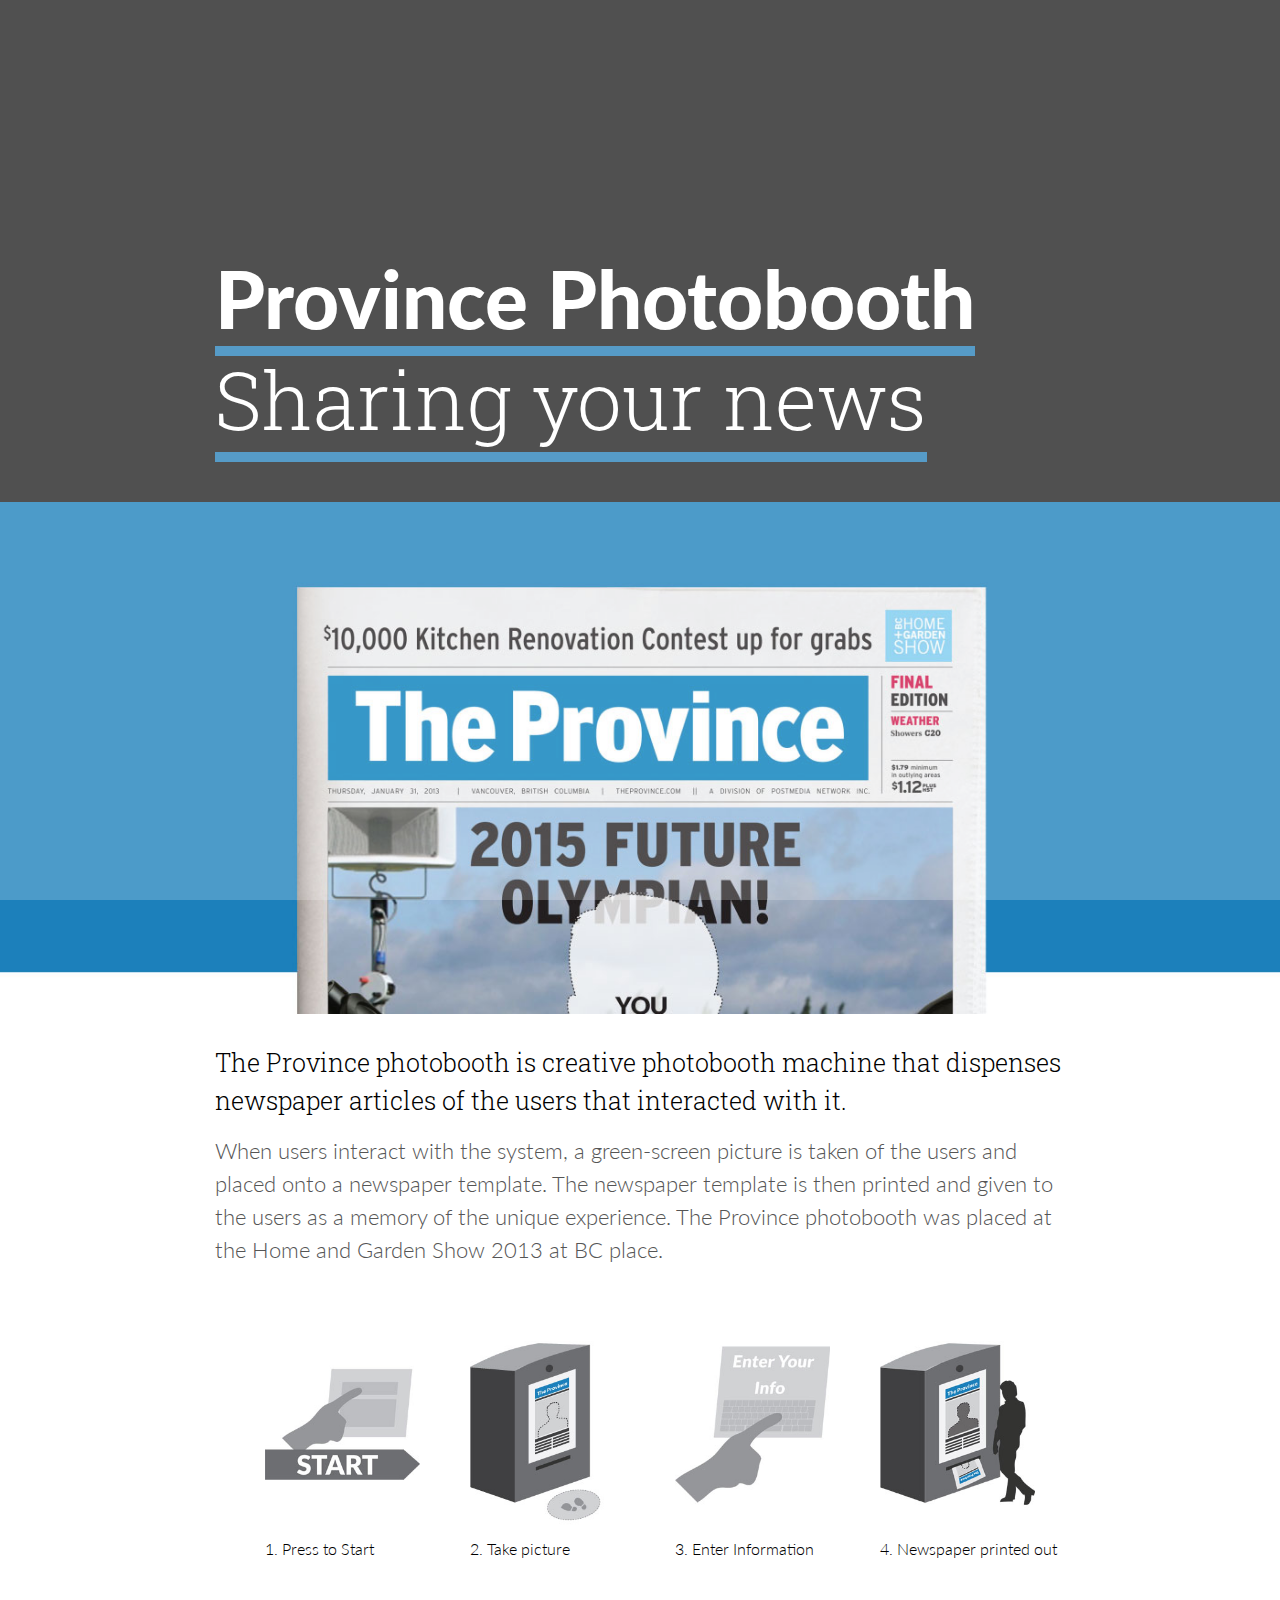
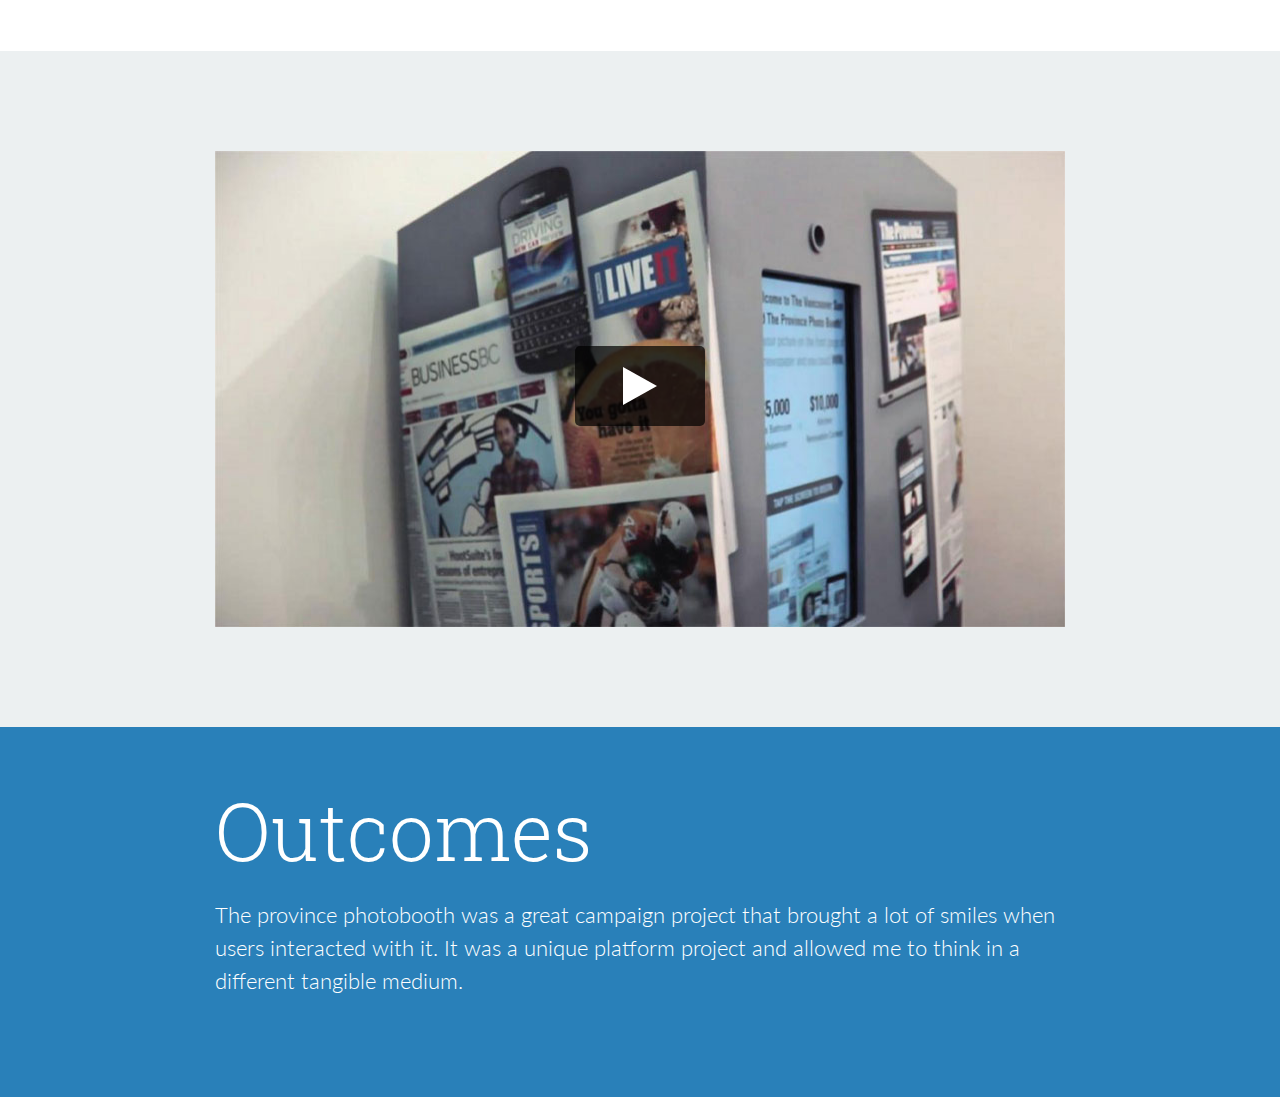
<file: province-photobooth.html>
<!DOCTYPE html>
<html>

<head>
	<meta charset='UTF-8'>
    <meta name="viewport" content="width=device-width, initial-scale=1">



	
	<title>Province Photobooth / Creative B</title>
	<link rel="stylesheet" href="css/normalize.css" type="text/css">
	<link rel='stylesheet' href='css/style.css'>
    <link href='http://fonts.googleapis.com/css?family=Lato:100,300,900|Roboto+Slab:300' rel='stylesheet' type='text/css'>


	
	
	<script src='http://ajax.googleapis.com/ajax/libs/jquery/1.8.3/jquery.min.js'></script>

	<!-- 
		Thought of using jQuery UI's .addClass transitions as fallback (or primary) but doesn't work as well
		<script src="http://ajax.googleapis.com/ajax/libs/jqueryui/1.8.0/jquery-ui.min.js"></script> 
	-->
	
	<script>
	$(document).ready(function()
		{	
        	//Preloader

			$(window).load(function() { // makes sure the whole site is loaded
         	$('#status').fadeOut(); // will first fade out the loading animation
            $('#preloader').delay(350).fadeOut('slow'); // will fade out the white DIV that covers the website.
            $('body').delay(350).css({'overflow':'visible'});
            $("#header").delay(800).queue(function(){$(this).addClass('active')});
            $(".headerbox").delay(800).queue(function(){$(this).addClass('active')});

        	})


        	//Main Menu
        	var distance = 200;
   			$window = $(window);
			$(window).scroll(function() {
    			if ( $window.scrollTop() >= distance ) {
    				  $("#header").removeClass("ontop");
   				}
   				else if ( $window.scrollTop() <= distance ){
   					 $("#header").addClass("ontop");

   				}
				});

  			$(".headerbox").toggle(function() {
  				$(".headerbox .menu").addClass("active");
  				$(".hiddenmenu").addClass("active");
        		$('body').css('overflow', 'hidden');
        		$('#content').addClass("active");

  				}, function() {
  				$(".headerbox .menu").removeClass("active");
  				$(".hiddenmenu").removeClass("active");
        		$('body').css('overflow', 'auto');
        		$('#content').removeClass("active");

				});


  			$(document).keyup(function(e) {
  				if (e.keyCode == 27) { 
  				$(".right a").removeClass("active");
  				$(".hiddenmenu").removeClass("active");
  				$(".headerbox .menu").removeClass("active");
  				$('body').css('overflow', 'auto');
        		$('#content').removeClass("active");



  				}   // esc
				});

  			var previousScrollvertical = 0;
			var previousScrollHorizontal = 0;
    			$(window).scroll(function(){
       			var currentVerticalScroll = $(this).scrollTop();
       			var currentHorizontalScroll = $(this).scrollLeft();
       				if(currentVerticalScroll==previousScrollvertical) {    	
       				}
       				else if(currentHorizontalScroll==previousScrollHorizontal) {
               			if (currentVerticalScroll > previousScrollvertical){
            					$( ".headerbox" ).removeClass("active"); 
								$( "#header" ).removeClass("active");               
       						
									
              		
						}
               			else {
               				 
								$( ".headerbox" ).addClass( "active");
								$( "#header" ).addClass( "active");
      						
						}
       				}
       		previousScrollHorizontal = currentHorizontalScroll;
       		previousScrollvertical =currentVerticalScroll;
    		});

  

			//Dropdown Menu
  			$("ul.strategies").toggle(function() {
  				$(".menu", this).addClass("active");
  				$(".dropinfo", this).slideDown("fast");
 
  				}, function() {
  				$(".menu", this).removeClass("active");
  				  $(".dropinfo", this).slideUp("fast");

  				
				});

  			$(".moreinfo .menucontainer").toggle(function() {
  				$(".menu",this).addClass("active");
  				$(".dropinfo",this).slideDown("fast");
 
  				}, function() {
  				$(".menu",this).removeClass("active");
  				  $(".dropinfo",this).slideUp("fast");

  				
				});

			
 				//Videos and pictureswap

				$(function(){
				  	$('.videos').click(function() {
					    $('.hiddenvideo').attr( "src","http://player.vimeo.com/video/60698084?byline=0&amp;portrait=0&autoplay=1");
					    $('.picturevid').hide();
					    $('.playvideo').hide();
				  	});
				});

	


 
  });


</script>
 




		
</head>

<body>

	<div id="preloader">
	<!-- <div class="spinner">
  	<div class="bounce1"></div>
  	<div class="bounce2"></div>
  	<div class="bounce3"></div>
	</div> -->
	</div>



<div id="header" class="ontop">
	<div class="headerbox">
		<div class="left">
			<div class="logo">
				<li>CREATIVE </li>
				<li  class="logobox"><span></span></li>
				<li>B</li>
			</div>
		</div>
		<div class="right">
			<div class="menu crossed"><span></span></div>
		</div>
	</div>

	<div class="hiddenmenu">
		<div class="firstmenu">
				<div class="biglink first">
					<a href="/about"><h3>About</h3></a>
				</div>
				<div class="biglink second">
					<a href="/contact"><h3>Contact</h3></a>
				</div>
		</div>
		<div class="secondmenu">
			<ul>
				<a href="yokohama.html">
					<li class="yokosprite sprites"><span></span></li>
					<li><h1>Yokohama</h1></li>
					<li><h3>How do you drive?</h3></li>
				</a>
			</ul>
			<ul>
				<a href="broadstreet.html">
					<li class="broadsprite sprites"><span></span></li>
					<li><h1>Broadstreet</h1></li>
					<li><h3>Finding the rental experience</h3></li>
				</a>
			</ul>
			<ul>
				<a href="italiadesign.html">
					<li class="italiasprite sprites"><span></span></li>
					<li><h1>Italia Design</h1></li>
					<li><h3>Explore emotion in craftsmanship</h3></li>
				</a>
			</ul>
			<ul>
				<a href="province-photobooth.html">
					<li class="provincesprite sprites"><span></span></li>
					<li><h1>Province Photobooth</h1></li>
					<li><h3>Sharing your news</h3></li>
				</a>
			</ul>
			<ul>
				<a href="solar-hydration-pack.html">
					<li class="solarsprite sprites"><span></span></li>
					<li><h1>Solar Hydration Pack</h1></li>
					<li><h3>Backpack water station for farm workers</h3></li>
				</a>
			</ul>
			<ul>
				<a href="gardenblock.html">
					<li class="gardensprite sprites"><span></span></li>
					<li><h1>Gardenblock</h1></li>
					<li><h3>Indoor hydroponics for small spaces</h3></li>
				</a>
			</ul>
		</div>
	</div>
</div>






	

<div id="content">


	<div class="row clearfix  title province">	
		<div class=" column full">
				<h1 ><span class="text">Province Photobooth</span></h1>
				<h2><span class="text"> Sharing your news</span></h2>
		</div>
	</div>
	


	<div class="row clearfix  provinceopening">	
	</div>

	<div class="row clearfix whiteback">	
			<div class="column">
					<div class="intext">
						<h3>The Province photobooth is creative photobooth machine that dispenses newspaper articles of the users that interacted with it. </h3>
						<h4>When users interact with the system, a green-screen picture is taken of the users and placed onto a newspaper template. The newspaper template is then printed and given to the users as a memory of the unique experience. The Province photobooth was placed at the Home and Garden Show 2013 at BC place.</h4>
					</div>	

					<ul class="provincehow">
						<li><img src="img/provincehow1.jpg" alt="1. Press to Start" > <h5>1. Press to Start</h5></li>
					</ul>
					<ul class="provincehow">
						<li><img src="img/provincehow2.jpg" alt="2. Take picture" > <h5>2. Take picture</h5></li>
					</ul>
					<ul class="provincehow">	
						<li><img src="img/provincehow3.jpg" alt="3. Enter Information" > <h5>3. Enter Information</h5></li>
					</ul>
					<ul class="provincehow">	
						<li><img src="img/provincehow4.jpg" alt="4. Newspaper printed out" > <h5>4. Newspaper printed out</h5></li>
					</ul>												
			</div>
	</div>


	<div class="row clearfix provinceinfo">	
			<div class="column">					
				<div class="videos" >
						<iframe class="hiddenvideo" frameborder="0" allowfullscreen  autohide="1" ></iframe>
						<img class="picturevid" src="img/provincepicturevid.jpg" >
						<div class="playvideo"></div>
					</div>			
			</div>
	</div>
	

	<div class="row clearfix provinceoutcomes">	
			<div class="column full">
					<div class="intext">
						<p><h2>Outcomes</h2></p>
						<p><h4>The province photobooth was a great campaign project that brought a lot of smiles when users interacted with it. It was a unique platform project and allowed me to think in a different tangible medium.</h4></p>
					
					</div>			
			</div>
	</div>
</div> 













    


</body>

</html>
</file>
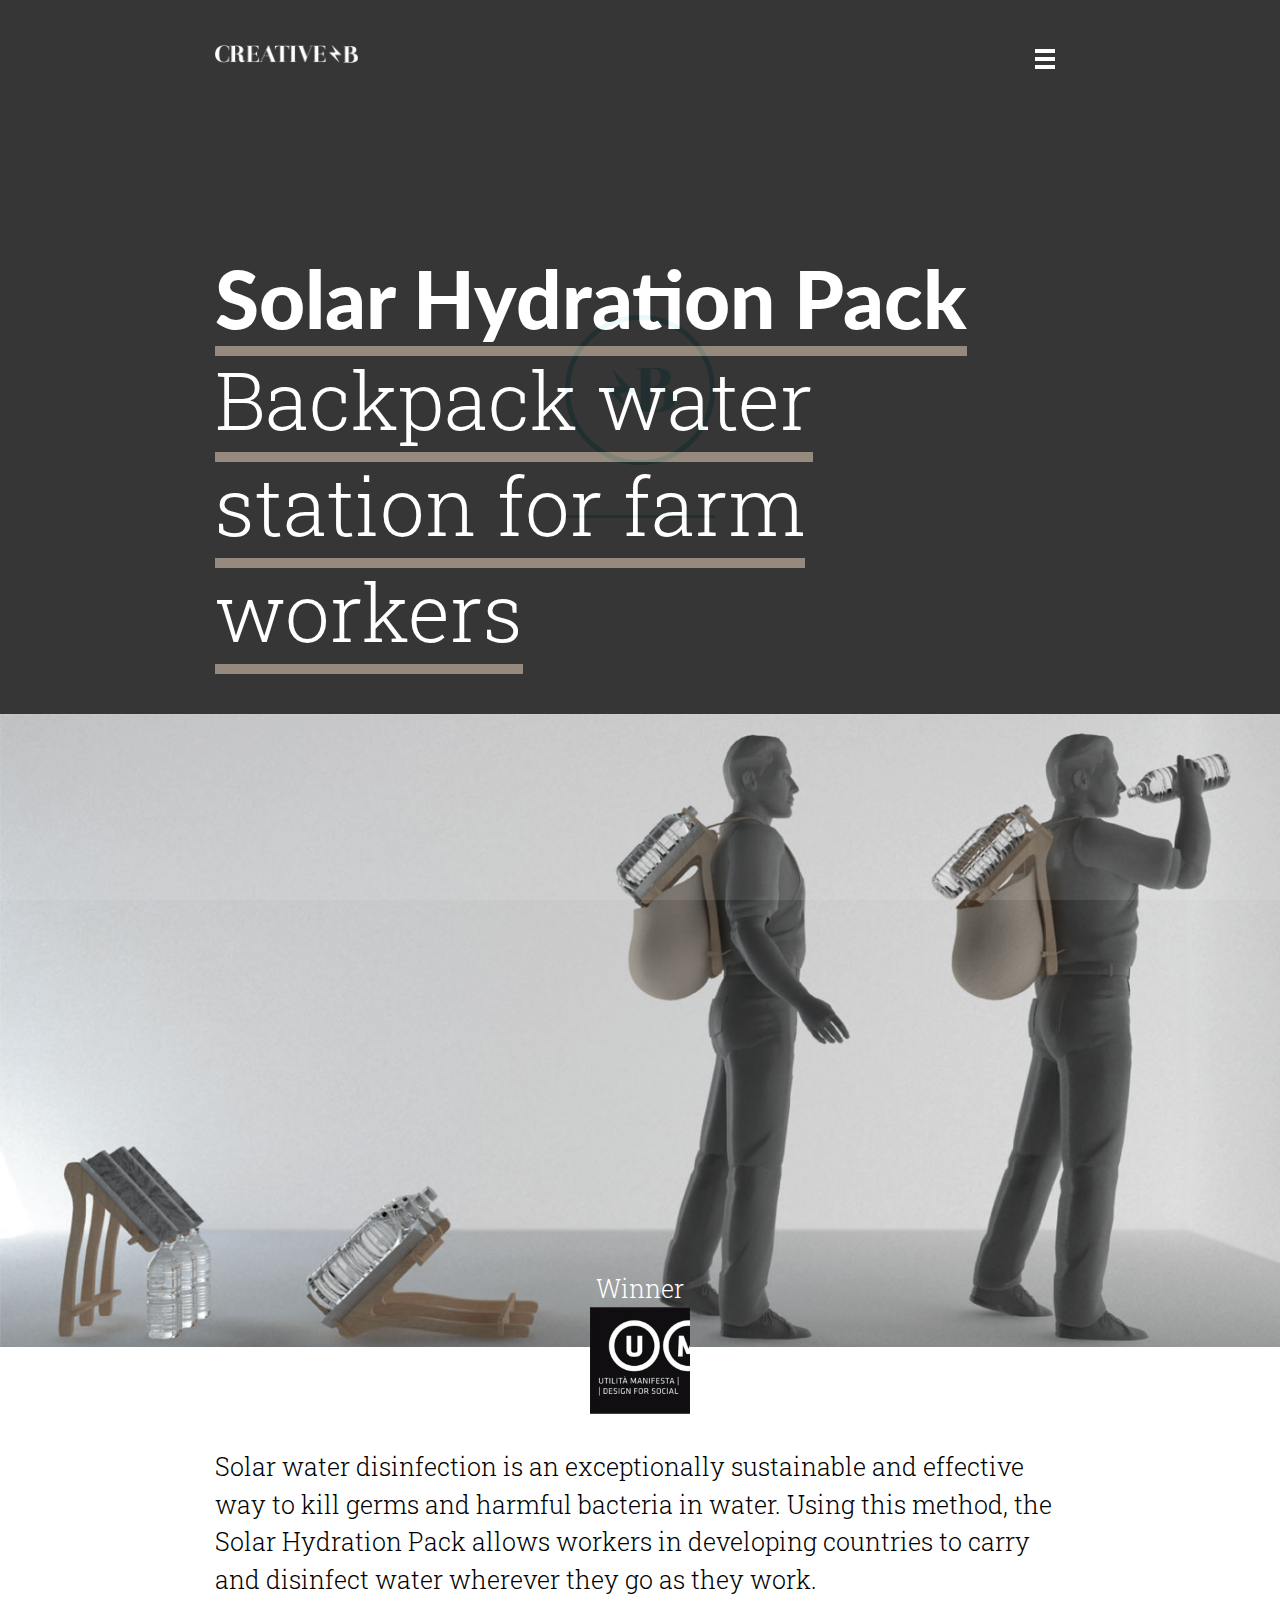
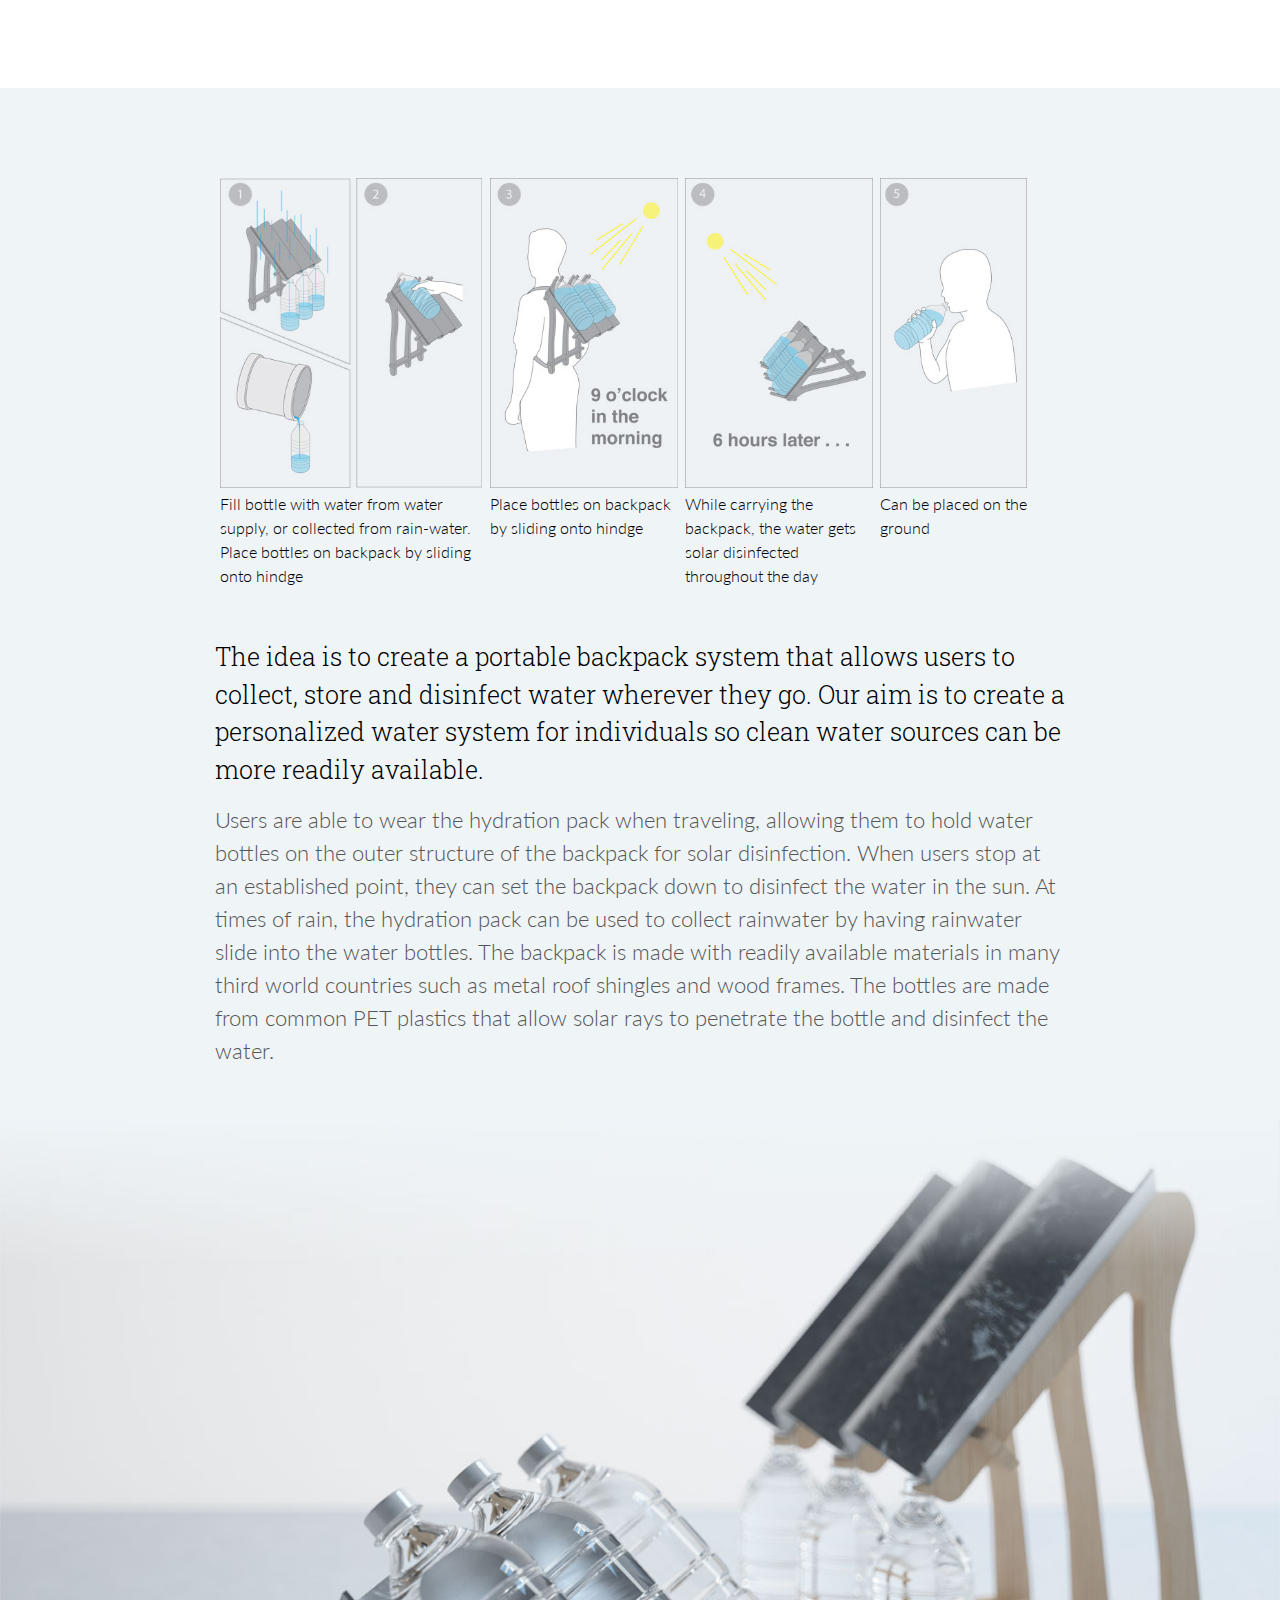
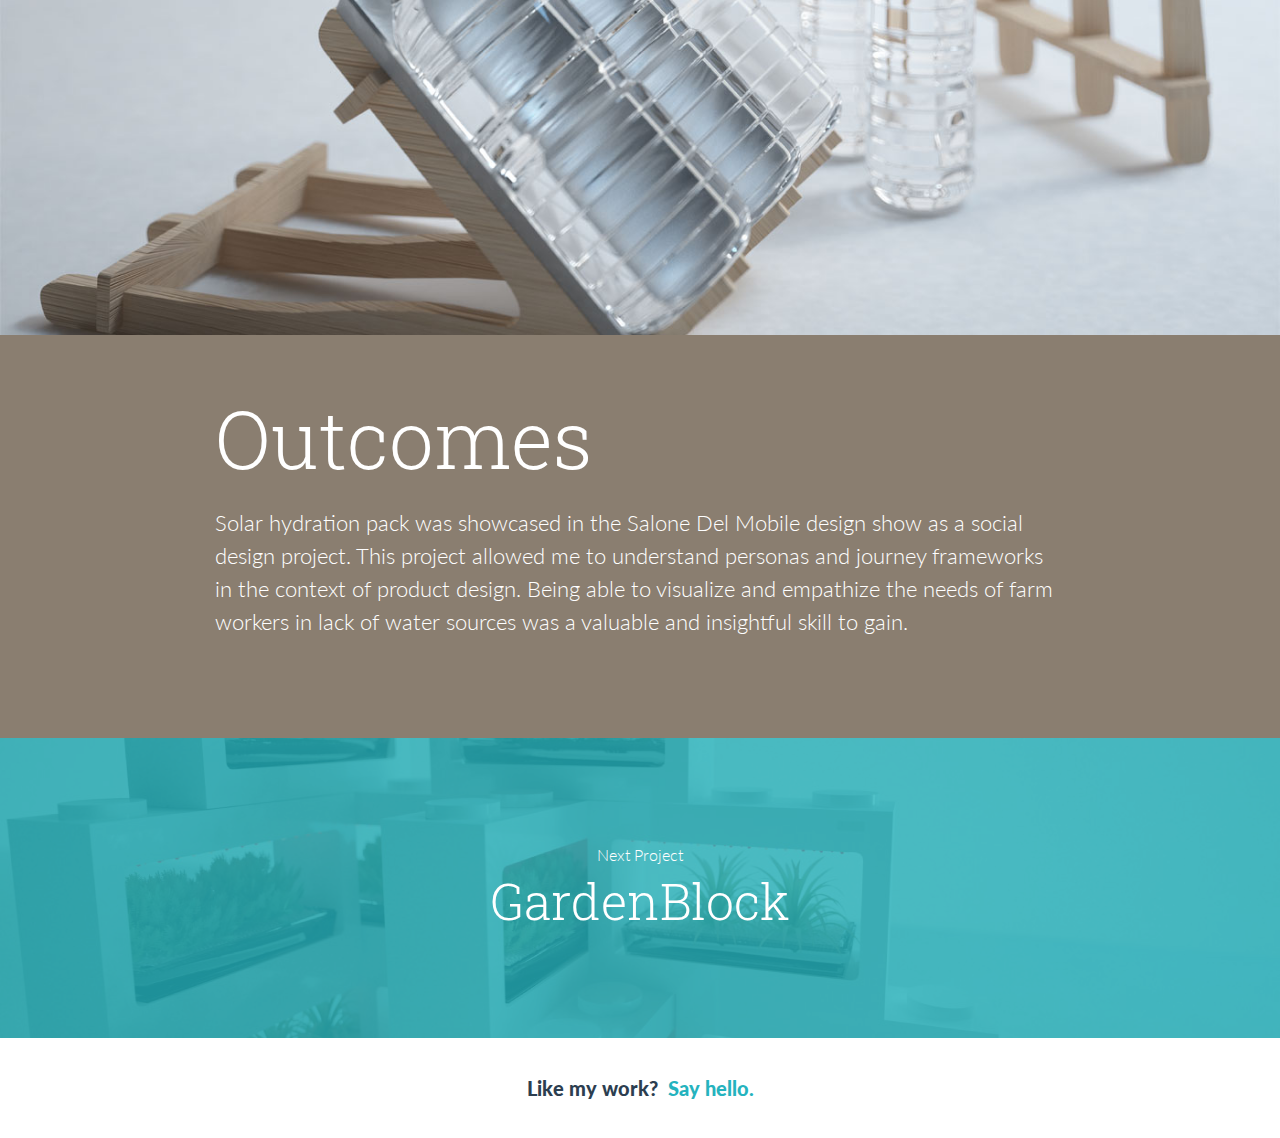
<file: solar-hydration-pack.html>
<!DOCTYPE html>
<html>

<head>
	<meta charset='UTF-8'>
    <meta name="viewport" content="width=device-width, initial-scale=1, maximum-scale=1.0, user-scalable=no">



	
	<title>Solar Hydration / Creative B</title>
	<link rel="stylesheet" href="css/normalize.css" type="text/css">
	<link rel='stylesheet' href='css/style.css'>
    <link href='http://fonts.googleapis.com/css?family=Lato:100,300,900|Roboto+Slab:300' rel='stylesheet' type='text/css'>
	<link rel="shortcut icon" href="img/favicon.ico" type="image/x-icon" />

	
	
	<script src='http://ajax.googleapis.com/ajax/libs/jquery/1.8.3/jquery.min.js'></script>

	<!-- 
		Thought of using jQuery UI's .addClass transitions as fallback (or primary) but doesn't work as well
		<script src="http://ajax.googleapis.com/ajax/libs/jqueryui/1.8.0/jquery-ui.min.js"></script> 
	-->
	
	<script>
	$(document).ready(function()
		{	
        	//Preloader

			$(window).load(function() { // makes sure the whole site is loaded
         	$('#status').fadeOut(); // will first fade out the loading animation
            $('#preloader').delay(350).fadeOut('slow'); // will fade out the white DIV that covers the website.
            $('body').delay(350).css({'overflow':'visible'});
            $("#header").delay(800).queue(function(){$(this).addClass('active')});
            $(".headerbox").delay(800).queue(function(){$(this).addClass('active')});

        	})


        	        	//Main Menu
        	var distance = 150;
   			$window = $(window);
			$(window).scroll(function() {
    			if ( $window.scrollTop() >= distance ) {
    				  $("#header").removeClass("ontop");
   				}
   				else if ( $window.scrollTop() <= distance ){
   					 $("#header").addClass("ontop");



   				}
				});

  			$(".right").toggle(function() {
  				$(".headerbox .menu").addClass("active");
  				$(".hiddenmenu").addClass("active");
        		$('body').css('overflow', 'hidden');
        		$('#content').addClass("active");
  				$(".headerbox").addClass("activate");

        		$("#about").removeClass("about");  
        		$("#contact").removeClass("contact"); 
        		$(".secondmenu").removeClass("about");
   				$(".secondmenu").removeClass("contact");
  				$(".first").addClass("active");
  				$(".second").removeClass("active");
  				$(".third").removeClass("active");
  				$("#header").removeClass("active")


  				}, function() {
  				$(".headerbox .menu").removeClass("active");
  				$(".hiddenmenu").removeClass("active");
        		$('body').css('overflow', 'initial');
        		$('#content').removeClass("active");
        		$("#header").addClass("active")
  				$(".headerbox").removeClass("activate");



				});

  			$("#header").mouseenter(function() {
  				if (!$(".hiddenmenu").hasClass("active")) {
  					$(this).addClass("active");
  					$(".headerbox").addClass("active");
  				}  				
  			});

  			$(".workwithme a").click(function() {
  				$(".right").click();
  				$(".headerbox .menu").addClass("active");
  				$(".headerbox").addClass("active");
  				$(".hiddenmenu").addClass("active");
  				$('body').css('overflow', 'hidden');
  				$('#content').addClass("active");
  				$(".headerbox").addClass("activate")
  				$("#about").removeClass("about");
				$("#contact").addClass("contact");
  				$(".secondmenu").addClass("contact");
  				
  				$(".first").removeClass("active");  
  				$(".second").addClass("active");
  				$(".third").removeClass("active"); 
  					
  						
	
  			});
  			



  			$(document).keyup(function(e) {
  				if (e.keyCode == 27) { 
  				$(".hiddenmenu").removeClass("active");
  				$(".headerbox .menu").removeClass("active");
  				$('body').css('overflow', 'initial');
        		$('#content').removeClass("active");
        		$(".headerbox").removeClass("activate");
        		$("#header").addClass("active");




  				}   // esc
				});

  			var previousScrollvertical = 0;
			var previousScrollHorizontal = 0;
    			$(window).scroll(function(){
       			var currentVerticalScroll = $(this).scrollTop();
       			var currentHorizontalScroll = $(this).scrollLeft();
       				if(currentVerticalScroll==previousScrollvertical) {    	
       				}
       				else if(currentHorizontalScroll==previousScrollHorizontal) {
               			if (currentVerticalScroll > previousScrollvertical){
            					$( ".headerbox" ).removeClass("active"); 
								$( "#header" ).removeClass("active");
								$("#header").removeClass("ontop");         		
						}
               			else {
               				 
								$( ".headerbox" ).addClass( "active");
								$( "#header" ).addClass( "active");
      						
						}
       				}
       		previousScrollHorizontal = currentHorizontalScroll;
       		previousScrollvertical =currentVerticalScroll;
    		});

	   //  	  	var previousScrollvertical = 0;
				// var previousScrollHorizontal = 0;
	   //  			$(".hiddenmenu").scroll(function(){
	   //     			var currentVerticalScroll = $(this).scrollTop();
	   //     			var currentHorizontalScroll = $(this).scrollLeft();
	   //     				if(currentVerticalScroll==previousScrollvertical) {    	
	   //     				}
	   //     				else if(currentHorizontalScroll==previousScrollHorizontal) {
	   //             			if (currentVerticalScroll > previousScrollvertical){
	   //          					$( ".headerbox" ).removeClass("active"); 
				// 					$( "#header" ).removeClass("active");
				// 					$("#header").removeClass("ontop");         		
				// 			}
	   //             			else {
	               				 
				// 					$( ".headerbox" ).addClass( "active");
				// 					$( "#header" ).addClass( "active");
	      						
				// 			}
	   //     				}
	   //     		previousScrollHorizontal = currentHorizontalScroll;
	   //     		previousScrollvertical =currentVerticalScroll;
	   //  		});
	    

  			$(".second").click(function() {
  				$("#contact").addClass("contact");
  				$("#about").removeClass("about");

  				$(".secondmenu").addClass("contact");
  				$(".first").removeClass("active");  
  				$(".second").addClass("active");
  				$(".third").removeClass("active");  				 
				 
				});


  			$(".first").click(function() {
  				$("#contact").removeClass("contact");
  				$("#about").removeClass("about");
  				$(".secondmenu").removeClass("contact");
  				$(".secondmenu").removeClass("about");
  				$(".first").addClass("active");
  				$(".second").removeClass("active");  
  				$(".third").removeClass("active");  	 
				 
				});

  			$(".third").click(function() {
  				$(".secondmenu").addClass("about");
  				$("#about").addClass("about");
  				$("#contact").removeClass("contact");
  				$(".secondmenu").removeClass("contact");
  				$(".first").removeClass("active");
  				$(".second").removeClass("active");  
  				$(".third").addClass("active");  	 
				 
				});

  			// Contact Form

  			$("#element_1").focusin(function() {
  				 focus++;
  				$("#li_1 .logobox").addClass("active");						
				});
  			$("#element_1").focusout(function() {
  				 focus++;
  				$("#li_1 .logobox").removeClass("active");						
				});
  			$("#element_2").focusin(function() {
  				 focus++;
  				$("#li_2 .logobox").addClass("active");						
				});
  			$("#element_2").focusout(function() {
  				 focus++;
  				$("#li_2 .logobox").removeClass("active");						
				});
  			$("#element_3").focusin(function() {
  				 focus++;
  				$("#li_3 .logobox").addClass("active");						
				});
  			$("#element_3").focusout(function() {
  				 focus++;
  				$("#li_3 .logobox").removeClass("active");						
				});


		

  			$('#submitbtn').click(function() {
		        var sEmail = $('#element_2').val();
		        if ($.trim(sEmail).length == 0) {
		            alert('Please enter valid email address');
		            event.preventDefault();
		        }
		        if (validateEmail(sEmail)) {
		        }
		        else {
            	alert('Invalid Email Address');
            	event.preventDefault();
        		}
		        
		    });

			function validateEmail(sEmail) {
			    var filter = /^([\w-\.]+)@((\[[0-9]{1,3}\.[0-9]{1,3}\.[0-9]{1,3}\.)|(([\w-]+\.)+))([a-zA-Z]{2,4}|[0-9]{1,3})(\]?)$/;
			    if (filter.test(sEmail)) {
			        return true;
			    }
			    else {
			        return false;
			    }
			}
			

  

			//Dropdown Menu
  			$("ul.strategies").toggle(function() {
  				$(".menu", this).addClass("active");
  				$(".dropinfo", this).slideDown("fast");
 
  				}, function() {
  				$(".menu", this).removeClass("active");
  				  $(".dropinfo", this).slideUp("fast");

  				
				});

  			$(".moreinfo .menucontainer").toggle(function() {
  				$(".menu",this).addClass("active");
  				$(".dropinfo",this).slideDown("fast");
 
  				}, function() {
  				$(".menu",this).removeClass("active");
  				  $(".dropinfo",this).slideUp("fast");

  				
				});

			



		


 
  });


</script>
 




		
</head>

<body>

	<div id="preloader">
		<div class="preloadercontainer">
			<div class="spinner">
		  		<div class="bounce1"></div>
			</div>

			<div class="slider">
				<div class="line"></div>
			  	<div class="break dot1"></div>
			  	<div class="break dot2"></div>
			  	<div class="break dot3"></div>
			</div>
		</div>
	</div>






<div id="header" class="ontop">
	<div class="headerbox">
		<div class="left">
			<a href="index">
				<div class="logo">			
				</div>
			</a>
		</div>
		<div class="right">
			<div class="menu crossed"><span></span></div>
		</div>
	</div>

	<div class="hiddenmenu">

		

		<div class="firstmenu">
				<div class="mainbiglink third ">
					<h3>About</h3>
				</div>
				<div class="mainbiglink first active">
					<h3>Case Study</h3>
				</div>
				<div class="mainbiglink second">
					<h3>Contact</h3>
				</div>
		</div>
		<div class="secondmenu">
			<ul class="yokosprite">
				<a href="yokohama">
					<li class="yokosprite sprites"><span></span></li>
					<li><h1>Yokohama</h1></li>
					<li><h2>How do you drive?</h2></li>

				</a>
			</ul>
			<ul class="broadsprite">
				<a href="broadstreet">
					<li class="broadsprite sprites"><span></span></li>
					<li><h1>Broadstreet</h1></li>
					<li><h2>Finding the rental experience</h2></li>
				</a>
			</ul>
			<ul class="italiasprite">
				<a href="italiadesign">
					<li class="italiasprite sprites"><span></span></li>
					<li><h1>Italia Design</h1></li>
					<li><h2>Explore emotion in craftsmanship</h2></li>
				</a>
			</ul>
			
			<ul class="solarsprite">
				<a href="solar-hydration-pack">
					<li class="solarsprite sprites"><span></span></li>
					<li><h1>Solar Hydration Pack</h1></li>
					<li><h2>Backpack water station for farm workers</h2></li>
				</a>
			</ul>
			<ul class="gardensprite">
				<a href="gardenblock">
					<li class="gardensprite sprites"><span></span></li>
					<li><h1>Gardenblock</h1></li>
					<li><h2>Indoor hydroponics for small spaces</h2></li>
				</a>
			</ul>
			<div class="workbackground"></div>

			<div class="thirdmenu">
				<div class="bottommenu">
					<div class="socialfooter">
						<li><h3><a href="blog">Blog</a></h3></li>
						<li class="socialicon"><h3><a href="http://www.linkedin.com/pub/brian-leung/58/6a8/724">in</a></h3></li>
						<li class="socialicon"><h3><a href="resume.pdf">cv</a></h3></li>
					</div>
				</div>

		
			</div>
		</div>


		<div id="about">
			
					
			<div class="aboutme">			
				<div class="intext">
					<div class="brianleung">
						<h1>Hi there, I'm</h1>
						<h2>Brian Leung</h2>
					</div>

					<h4><b>I’m a user experience designer from Vancouver, BC. I’m an advocate of thoughtfully designing a product to create meaningful value for users that use it. </b><h4>
					<h4>As an avid experimenter of front-end development, I love to design on the browser so I can play and invent new ways to create interactive functions for my creations.</h4>

					<h5>I’m always up for the next big adventure in life. Whether it's travelling to a third world country or winning an international design competition, my sense of adventure, curiosity, and ambition brings me to ever new heights.</h5>

					<h5>I've worked on projects for Yokohama, Oakley, Braun, the Government of Canada, Dyson, Broadstreet Properties, ICBC, Vancouver Sun, the Province, Aircare, and Ampco. </h5>

					<div class="aboutawards">
						<img src="img/braunprize.jpg" alt="Braun Prize" height="40px" >
						<img src="img/jamesdysonaward2.jpg" alt="James Dyson Award" height="40px" >
						<img src="img/utilitamanifesta2.jpg" alt="Utilita Manifesta" height="40px" >
						<img src="img/aircare.jpg" alt="Utilita Manifesta" height="40px" >						
					</div>								
				</div>		

				<div class="aboutbackgroundcontainer">
					<div class="aboutbackground">
							<img src="img/aboutbackground.jpg">								
					</div>
				</div>			
			</div>
		</div>


		<div id="contact">
			
			<div class="row clearfix contactme ">	
				<div class="column full">					
						<div class="intext">
							<h1>Say Hello! </h1>
							<p><h3>I’m always looking for something new to do. Whether its a collaboration, job opportunity, or freelance project, I’d love to hear your ideas. Let’s talk!</h3></p>						
						</div>		

						<form id="form" action="http://creativeb.ca/contactform.php" method="post" >
									
							<div class="formtop">    
				        
						        <li id="li_1" class="inputtop"  >
									<label class="inputdescription" for="element_1"><h1>Name</h1> </label>
									<span>
										<h3><input id="element_1" name="element_1" class="elementtext"  type="text"  value=""/></input></h3>
										<div class="logobox"></div> 
									</span> 
								</li>						        
						        
						        <li id="li_2" class="inputtop"  >
									<label class="inputdescription" for="element_2"><h1>Email</h1> </label>
									<span>
										<h3><input id="element_2" name="element_2" class="elementtext"  type="text"  value=""/></input> </h3>
										<div class="logobox"></div> 
									</span> 
								</li>	

					        </div>
					        
					        <div class="formtop">
						        <li id="li_3" class="inputtop">
									<label class="inputdescription" for="element_3"><h1>Message</h1> </label>
									<span>
										<h3><textarea id="element_3" name="element_3" class="textarea"></textarea></h3> 
										<div class="logobox"></div>
									</span> 
								</li>

								<li class="submitbutton">
									<h3><input type="submit" id='submitbtn' value="Send" class="button"></h3>
								</li>
							</div>						
						</form>	
				</div>
			</div>	
		</div>


	</div>
</div>





	

<div id="content">


	<div class="row clearfix  title solar">	
		<div class=" column full">
				<h1 ><span class="text">Solar Hydration Pack</span></h1>
				<h2><span class="text"> Backpack water station for farm workers</span></h2>
		</div>
	</div>
	


	<div class="row clearfix  solaropening">	
				<div class="awards">
						<h3>Winner</h3>
						<img src="img/utilitamanifesta.jpg" alt="Utilita Manifesta" width="100px" >
					</div>
	</div>

	<div class="row clearfix whiteback">	
			<div class="column">
					<div class="intext">
						<h3>Solar water disinfection is an exceptionally sustainable and effective way to kill germs and harmful bacteria in water. Using this method, the Solar Hydration Pack allows workers in developing countries to carry and disinfect water wherever they go as they work. </h3>
						
					</div>
					
			</div>
	</div>

	<div class="row clearfix solarhow">	
			<div class="column full">
					<ul class="solarhow1">
						<li><img src="img/solarhow1.jpg" alt="How it works" > <h5>Fill bottle with water from water supply, or collected from rain-water. Place bottles on backpack by sliding onto hindge</h5></li>
					</ul>
					<ul class="solarhow2">
						<li><img src="img/solarhow2.jpg" alt="How it works" > <h5>Place bottles on backpack by sliding onto hindge</h5></li>
					</ul>
					<ul class="solarhow3">	
						<li><img src="img/solarhow3.jpg" alt="How it works" > <h5>While carrying the backpack, the water gets solar disinfected throughout the day</h5></li>
					</ul>
					<ul class="solarhow4">	
						<li><img src="img/solarhow4.jpg" alt="How it works" > <h5>Can be placed on the ground</h5></li>
					</ul>

				<div class="intext ">
					<h3>The idea is to create a portable backpack system that allows users to collect, store and disinfect water wherever they go. Our aim is to create a personalized water system for individuals so clean water sources can be more readily available.</h3>
					<h4>Users are able to wear the hydration pack when traveling, allowing them to hold water bottles on the outer structure of the backpack for solar disinfection. When users stop at an established point, they can set the backpack down to disinfect the water in the sun. At times of rain, the hydration pack can be used to collect rainwater by having rainwater slide into the water bottles. The backpack is made with readily available materials in many third world countries such as metal roof shingles and wood frames. The bottles are made from common PET plastics that allow solar rays to penetrate the bottle and disinfect the water.</h4>
				</div>

			</div>
	</div>
	<div class="row clearfix solarlarge">	

	</div>

	



	


	

	<div class="row clearfix solaroutcomes">	
			<div class="column full">
					<div class="intext">
						<p><h2>Outcomes</h2></p>
						<p><h4>Solar hydration pack was showcased in the Salone Del Mobile design show as a social design project. This project allowed me to understand personas and journey frameworks in the context of product design. Being able to visualize and empathize the needs of farm workers in lack of water sources was a valuable and insightful skill to gain.</h4></p>
					
					</div>			
			</div>
	</div>

	<div class="otherprojects">
		<a href="gardenblock">
		<div class="nextproject"><img src="img/gardenblockfeatured.jpg" alt="GardenBlock"></div>
		<h5>Next Project</h5><h2>GardenBlock</h2>
		</a>

	</div>

	<div id="footer">
		<div class="workwithme"><h1>Like my work?  <a>Say hello.</a></h1></div>
	</div>





</div> 














    


</body>

</html>
</file>
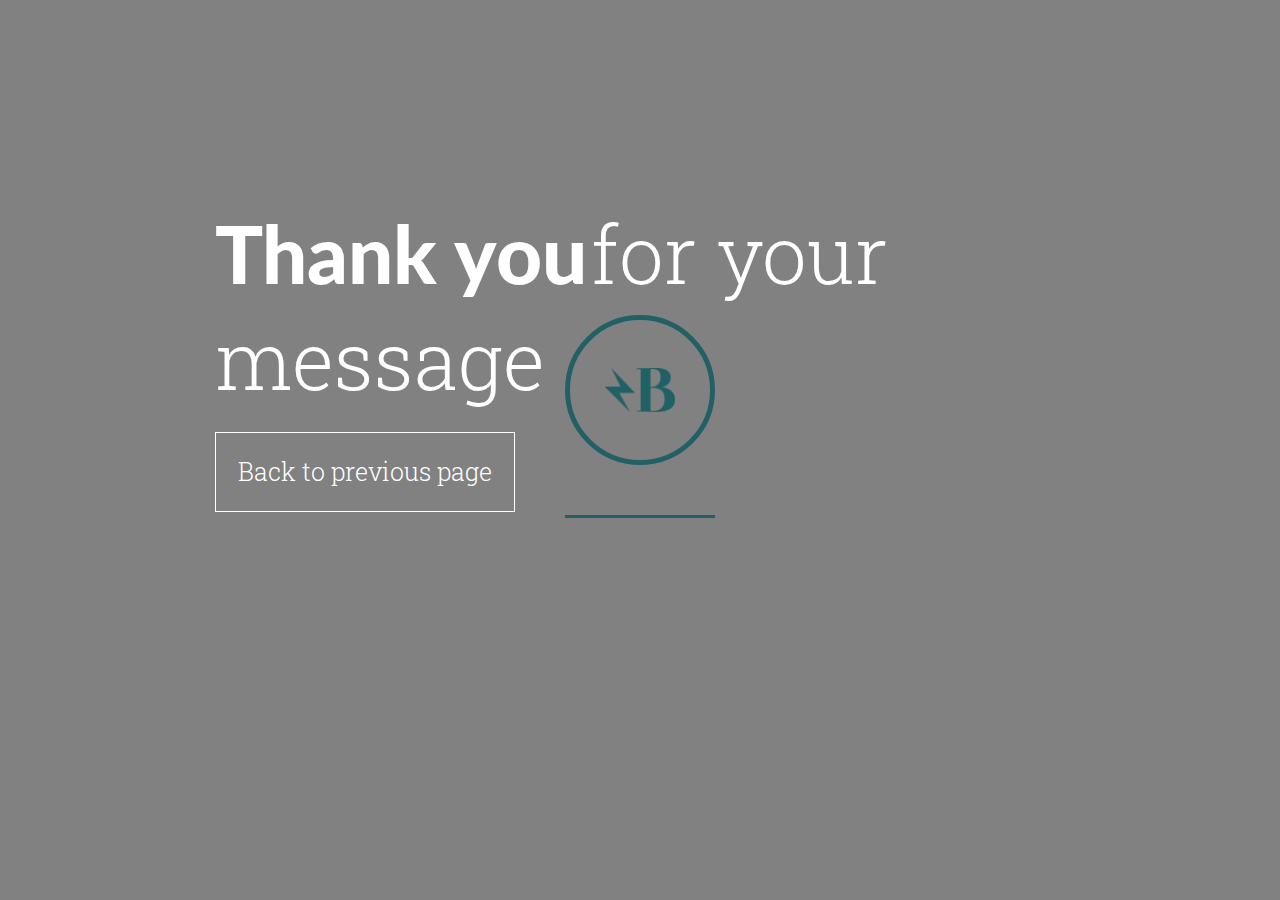
<file: thankyou.html>
<!DOCTYPE html>

<html>

<head>




	<meta charset='UTF-8'>
    <meta name="viewport" content="width=device-width, initial-scale=1, maximum-scale=1.0, user-scalable=no">



	
	<title>Thank You/ Creative B</title>
	<link rel="stylesheet" href="css/normalize.css" type="text/css">
	<link rel='stylesheet' href='css/style.css'>
    <link href='http://fonts.googleapis.com/css?family=Lato:300,900|Roboto+Slab:300' rel='stylesheet' type='text/css'>
	<link rel="shortcut icon" href="img/favicon.ico" type="image/x-icon" />



	
	<script src='http://ajax.aspnetcdn.com/ajax/jquery.validate/1.11.1/jquery.validate.min.js'></script>
	<script src='http://ajax.googleapis.com/ajax/libs/jquery/1.8.3/jquery.min.js'></script>

	<!-- 
		Thought of using jQuery UI's .addClass transitions as fallback (or primary) but doesn't work as well
		<script src="http://ajax.googleapis.com/ajax/libs/jqueryui/1.8.0/jquery-ui.min.js"></script> 
	-->
	
	<script>
	$(document).ready(function()
		{	
        	//Preloader

			$(window).load(function() { // makes sure the whole site is loaded
         	$('#status').fadeOut(); // will first fade out the loading animation
            $('#preloader').delay(350).fadeOut('slow'); // will fade out the white DIV that covers the website.
            $('body').delay(350).css({'overflow':'visible'});
            $("#header").delay(800).queue(function(){$(this).addClass('active')});
            $(".headerbox").delay(800).queue(function(){$(this).addClass('active')});

        	})


        	//Main Menu
        	var distance = 150;
   			$window = $(window);
			$(window).scroll(function() {
    			if ( $window.scrollTop() >= distance ) {
    				  $("#header").removeClass("ontop");
   				}
   				else if ( $window.scrollTop() <= distance ){
   					 $("#header").addClass("ontop");



   				}
				});

  			$(".right").toggle(function() {
  				$(".headerbox .menu").addClass("active");
  				$(".hiddenmenu").addClass("active");
        		$('body').css('overflow', 'hidden');
        		$('#content').addClass("active");
  				$(".headerbox").addClass("activate");

        		$("#about").removeClass("about");  
        		$("#contact").removeClass("contact"); 
        		$(".secondmenu").removeClass("about");
   				$(".secondmenu").removeClass("contact");
  				$(".first").addClass("active");
  				$(".second").removeClass("active");
  				$(".third").removeClass("active");
  				$("#header").removeClass("active")


  				}, function() {
  				$(".headerbox .menu").removeClass("active");
  				$(".hiddenmenu").removeClass("active");
        		$('body').css('overflow', 'initial');
        		$('#content').removeClass("active");
        		$("#header").addClass("active")
  				$(".headerbox").removeClass("activate");



				});

  			$("#header").mouseenter(function() {
  				if (!$(".hiddenmenu").hasClass("active")) {
  					$(this).addClass("active");
  					$(".headerbox").addClass("active");
  				}  				
  			});

  			$(".workwithme a").click(function() {
  				$(".right").click();
  				$(".headerbox .menu").addClass("active");
  				$(".headerbox").addClass("active");
  				$(".hiddenmenu").addClass("active");
  				$('body').css('overflow', 'hidden');
  				$('#content').addClass("active");
  				$(".headerbox").addClass("activate")
  				$("#about").removeClass("about");
				$("#contact").addClass("contact");
  				$(".secondmenu").addClass("contact");
  				
  				$(".first").removeClass("active");  
  				$(".second").addClass("active");
  				$(".third").removeClass("active"); 
  					
  						
	
  			});
  			



  			$(document).keyup(function(e) {
  				if (e.keyCode == 27) { 
  				$(".hiddenmenu").removeClass("active");
  				$(".headerbox .menu").removeClass("active");
  				$('body').css('overflow', 'initial');
        		$('#content').removeClass("active");
        		$(".headerbox").removeClass("activate");
        		$("#header").addClass("active");




  				}   // esc
				});

  			var previousScrollvertical = 0;
			var previousScrollHorizontal = 0;
    			$(window).scroll(function(){
       			var currentVerticalScroll = $(this).scrollTop();
       			var currentHorizontalScroll = $(this).scrollLeft();
       				if(currentVerticalScroll==previousScrollvertical) {    	
       				}
       				else if(currentHorizontalScroll==previousScrollHorizontal) {
               			if (currentVerticalScroll > previousScrollvertical){
            					$( ".headerbox" ).removeClass("active"); 
								$( "#header" ).removeClass("active");
								$("#header").removeClass("ontop");         		
						}
               			else {
               				 
								$( ".headerbox" ).addClass( "active");
								$( "#header" ).addClass( "active");
      						
						}
       				}
       		previousScrollHorizontal = currentHorizontalScroll;
       		previousScrollvertical =currentVerticalScroll;
    		});

	   //  	  	var previousScrollvertical = 0;
				// var previousScrollHorizontal = 0;
	   //  			$(".hiddenmenu").scroll(function(){
	   //     			var currentVerticalScroll = $(this).scrollTop();
	   //     			var currentHorizontalScroll = $(this).scrollLeft();
	   //     				if(currentVerticalScroll==previousScrollvertical) {    	
	   //     				}
	   //     				else if(currentHorizontalScroll==previousScrollHorizontal) {
	   //             			if (currentVerticalScroll > previousScrollvertical){
	   //          					$( ".headerbox" ).removeClass("active"); 
				// 					$( "#header" ).removeClass("active");
				// 					$("#header").removeClass("ontop");         		
				// 			}
	   //             			else {
	               				 
				// 					$( ".headerbox" ).addClass( "active");
				// 					$( "#header" ).addClass( "active");
	      						
				// 			}
	   //     				}
	   //     		previousScrollHorizontal = currentHorizontalScroll;
	   //     		previousScrollvertical =currentVerticalScroll;
	   //  		});
	    

  			$(".second").click(function() {
  				$("#contact").addClass("contact");
  				$("#about").removeClass("about");

  				$(".secondmenu").addClass("contact");
  				$(".first").removeClass("active");  
  				$(".second").addClass("active");
  				$(".third").removeClass("active");  				 
				 
				});


  			$(".first").click(function() {
  				$("#contact").removeClass("contact");
  				$("#about").removeClass("about");
  				$(".secondmenu").removeClass("contact");
  				$(".secondmenu").removeClass("about");
  				$(".first").addClass("active");
  				$(".second").removeClass("active");  
  				$(".third").removeClass("active");  	 
				 
				});

  			$(".third").click(function() {
  				$(".secondmenu").addClass("about");
  				$("#about").addClass("about");
  				$("#contact").removeClass("contact");
  				$(".secondmenu").removeClass("contact");
  				$(".first").removeClass("active");
  				$(".second").removeClass("active");  
  				$(".third").addClass("active");  	 
				 
				});

  			// Contact Form

  			$("#element_1").focusin(function() {
  				 focus++;
  				$("#li_1 .logobox").addClass("active");						
				});
  			$("#element_1").focusout(function() {
  				 focus++;
  				$("#li_1 .logobox").removeClass("active");						
				});
  			$("#element_2").focusin(function() {
  				 focus++;
  				$("#li_2 .logobox").addClass("active");						
				});
  			$("#element_2").focusout(function() {
  				 focus++;
  				$("#li_2 .logobox").removeClass("active");						
				});
  			$("#element_3").focusin(function() {
  				 focus++;
  				$("#li_3 .logobox").addClass("active");						
				});
  			$("#element_3").focusout(function() {
  				 focus++;
  				$("#li_3 .logobox").removeClass("active");						
				});


		

  			$('#submitbtn').click(function() {
		        var sEmail = $('#element_2').val();
		        if ($.trim(sEmail).length == 0) {
		            alert('Please enter valid email address');
		            event.preventDefault();
		        }
		        if (validateEmail(sEmail)) {
		        }
		        else {
            	alert('Invalid Email Address');
            	event.preventDefault();
        		}
		        
		    });

			function validateEmail(sEmail) {
			    var filter = /^([\w-\.]+)@((\[[0-9]{1,3}\.[0-9]{1,3}\.[0-9]{1,3}\.)|(([\w-]+\.)+))([a-zA-Z]{2,4}|[0-9]{1,3})(\]?)$/;
			    if (filter.test(sEmail)) {
			        return true;
			    }
			    else {
			        return false;
			    }
			}
			


		



			

		


 
  });


</script>
 




		
</head>

<body id="thankyou">

	<div id="preloader">
		<div class="preloadercontainer">
			<div class="spinner">
		  		<div class="bounce1"></div>
			</div>

			<div class="slider">
				<div class="line"></div>
			  	<div class="break dot1"></div>
			  	<div class="break dot2"></div>
			  	<div class="break dot3"></div>
			</div>
		</div>
	</div>



<div id="header" class="ontop">
	<div class="headerbox">
		<div class="left">
			<a href="index">
				<div class="logo">			
				</div>
			</a>
		</div>
		<div class="right">
			<div class="menu crossed"><span></span></div>
		</div>
	</div>

	<div class="hiddenmenu">

		

		<div class="firstmenu">
				<div class="mainbiglink third ">
					<h3>About</h3>
				</div>
				<div class="mainbiglink first active">
					<h3>Case Study</h3>
				</div>
				<div class="mainbiglink second">
					<h3>Contact</h3>
				</div>
		</div>
		<div class="secondmenu">
			<ul class="yokosprite">
				<a href="yokohama">
					<li class="yokosprite sprites"><span></span></li>
					<li><h1>Yokohama</h1></li>
					<li><h2>How do you drive?</h2></li>

				</a>
			</ul>
			<ul class="broadsprite">
				<a href="broadstreet">
					<li class="broadsprite sprites"><span></span></li>
					<li><h1>Broadstreet</h1></li>
					<li><h2>Finding the rental experience</h2></li>
				</a>
			</ul>
			<ul class="italiasprite">
				<a href="italiadesign">
					<li class="italiasprite sprites"><span></span></li>
					<li><h1>Italia Design</h1></li>
					<li><h2>Explore emotion in craftsmanship</h2></li>
				</a>
			</ul>
			
			<ul class="solarsprite">
				<a href="solar-hydration-pack">
					<li class="solarsprite sprites"><span></span></li>
					<li><h1>Solar Hydration Pack</h1></li>
					<li><h2>Backpack water station for farm workers</h2></li>
				</a>
			</ul>
			<ul class="gardensprite">
				<a href="gardenblock">
					<li class="gardensprite sprites"><span></span></li>
					<li><h1>Gardenblock</h1></li>
					<li><h2>Indoor hydroponics for small spaces</h2></li>
				</a>
			</ul>
			<div class="workbackground"></div>

			<div class="thirdmenu">
				<div class="bottommenu">
					<div class="socialfooter">
						<li><h3><a href="blog">Blog</a></h3></li>
						<li class="socialicon"><h3><a href="http://www.linkedin.com/pub/brian-leung/58/6a8/724">in</a></h3></li>
						<li class="socialicon"><h3><a href="resume.pdf">cv</a></h3></li>
					</div>
				</div>

		
			</div>
		</div>


		<div id="about">
			
					
			<div class="aboutme">			
				<div class="intext">
					<div class="brianleung">
						<h1>Hi there, I'm</h1>
						<h2>Brian Leung</h2>
					</div>

					<h4><b>I’m a user experience designer from Vancouver, BC. I’m an advocate of thoughtfully designing a product to create meaningful value for users that use it. </b><h4>
					<h4>As an avid experimenter of front-end development, I love to design on the browser so I can play and invent new ways to create interactive functions for my creations.</h4>

					<h5>I’m always up for the next big adventure in life. Whether it's travelling to a third world country or winning an international design competition, my sense of adventure, curiosity, and ambition brings me to ever new heights.</h5>

					<h5>I've worked on projects for Yokohama, Oakley, Braun, the Government of Canada, Dyson, Broadstreet Properties, ICBC, Vancouver Sun, the Province, Aircare, and Ampco. </h5>

					<div class="aboutawards">
						<img src="img/braunprize.jpg" alt="Braun Prize" height="40px" >
						<img src="img/jamesdysonaward2.jpg" alt="James Dyson Award" height="40px" >
						<img src="img/utilitamanifesta2.jpg" alt="Utilita Manifesta" height="40px" >
						<img src="img/aircare.jpg" alt="Utilita Manifesta" height="40px" >						
					</div>								
				</div>		

				<div class="aboutbackgroundcontainer">
					<div class="aboutbackground">
							<img src="img/aboutbackground.jpg">								
					</div>
				</div>			
			</div>
		</div>


		<div id="contact">
			
			<div class="row clearfix contactme ">	
				<div class="column full">					
						<div class="intext">
							<h1>Say Hello! </h1>
							<p><h3>I’m always looking for something new to do. Whether its a collaboration, job opportunity, or freelance project, I’d love to hear your ideas. Let’s talk!</h3></p>						
						</div>		

						<form id="form" action="http://creativeb.ca/contactform.php" method="post" >
									
							<div class="formtop">    
				        
						        <li id="li_1" class="inputtop"  >
									<label class="inputdescription" for="element_1"><h1>Name</h1> </label>
									<span>
										<h3><input id="element_1" name="element_1" class="elementtext"  type="text"  value=""/></input></h3>
										<div class="logobox"></div> 
									</span> 
								</li>						        
						        
						        <li id="li_2" class="inputtop"  >
									<label class="inputdescription" for="element_2"><h1>Email</h1> </label>
									<span>
										<h3><input id="element_2" name="element_2" class="elementtext"  type="text"  value=""/></input> </h3>
										<div class="logobox"></div> 
									</span> 
								</li>	

					        </div>
					        
					        <div class="formtop">
						        <li id="li_3" class="inputtop">
									<label class="inputdescription" for="element_3"><h1>Message</h1> </label>
									<span>
										<h3><textarea id="element_3" name="element_3" class="textarea"></textarea></h3> 
										<div class="logobox"></div>
									</span> 
								</li>

								<li class="submitbutton">
									<h3><input type="submit" id='submitbtn' value="Send" class="button"></h3>
								</li>
							</div>						
						</form>	
				</div>
			</div>	
		</div>


	</div>
</div>






	

<div id="thankyoutext">


	<div class="intext">
		<h1>Thank you</h1>
		<h2>for your message</h2>

		<div class="thankyoubiglink">
			<a href = "javascript:history.back()"><h3>Back to previous page<h3></a>
		</div>
	</div>

</div> 
    


</body>

</html>
</file>
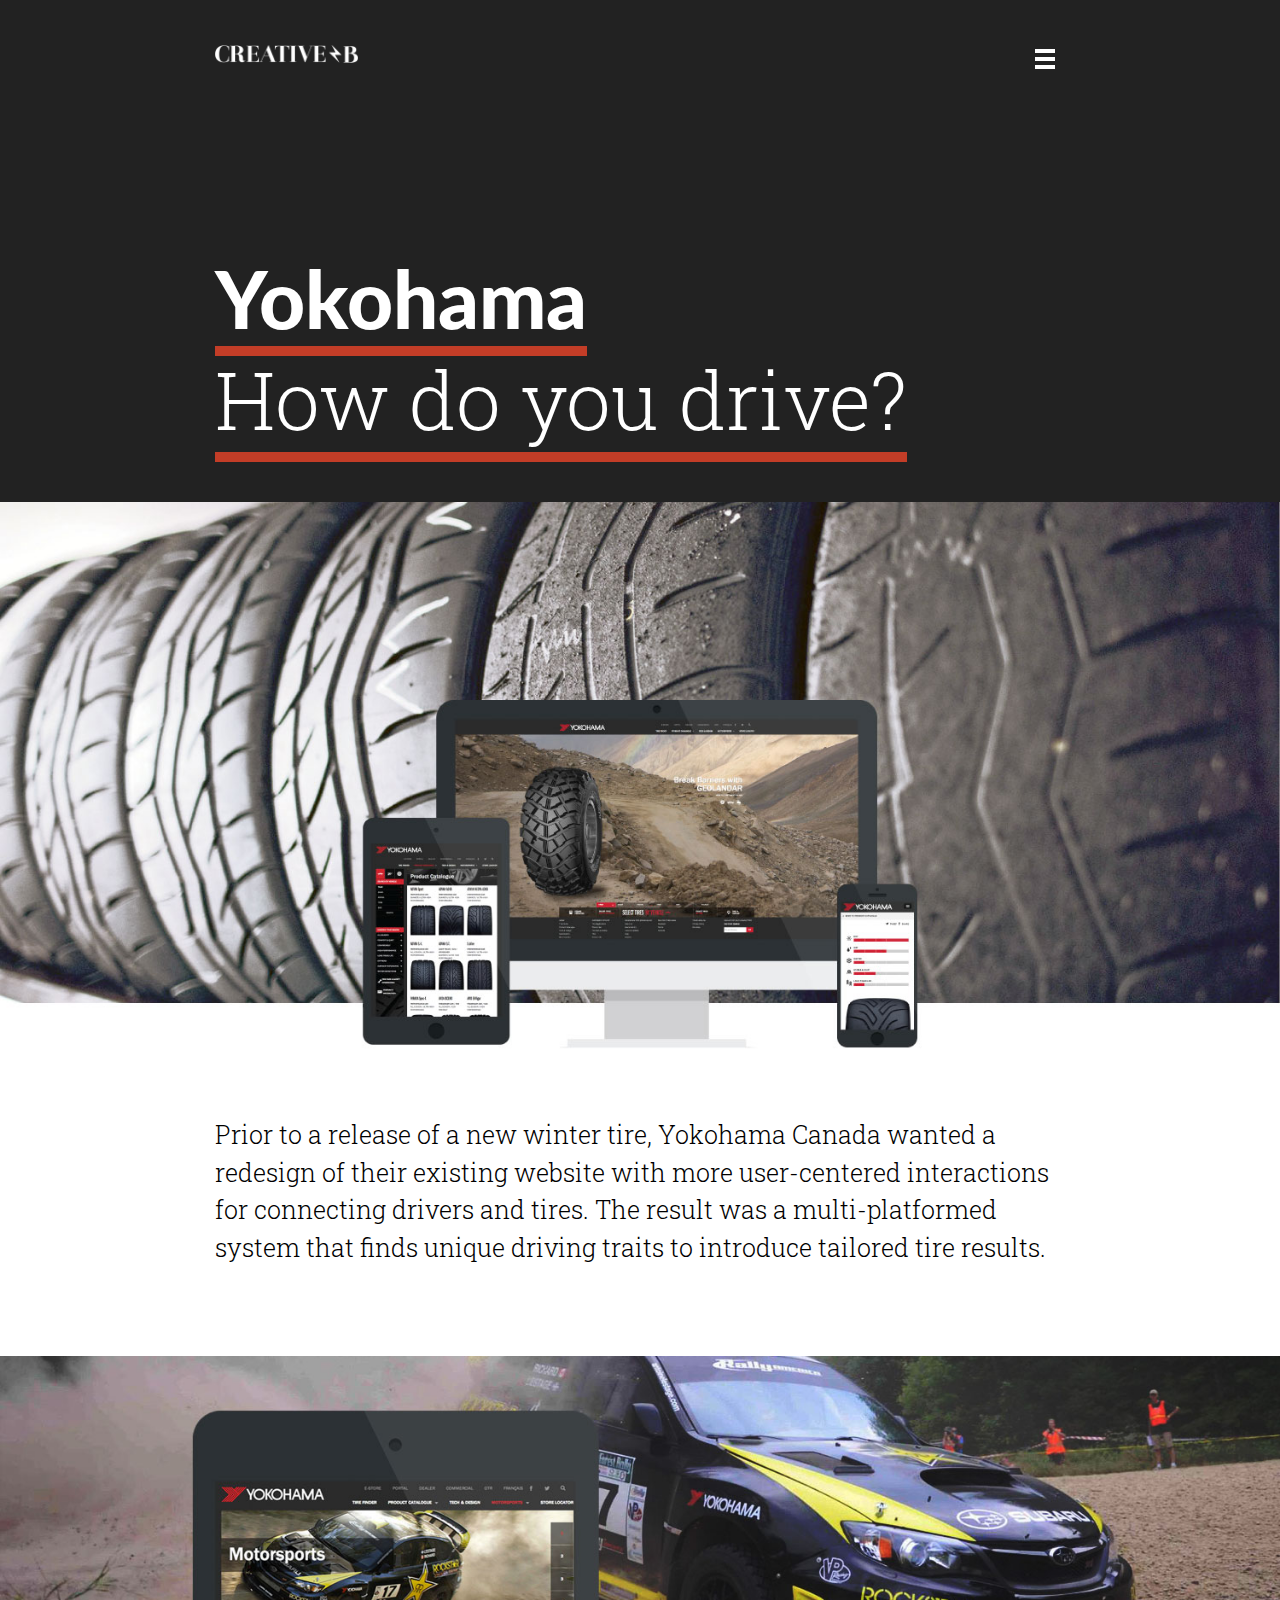
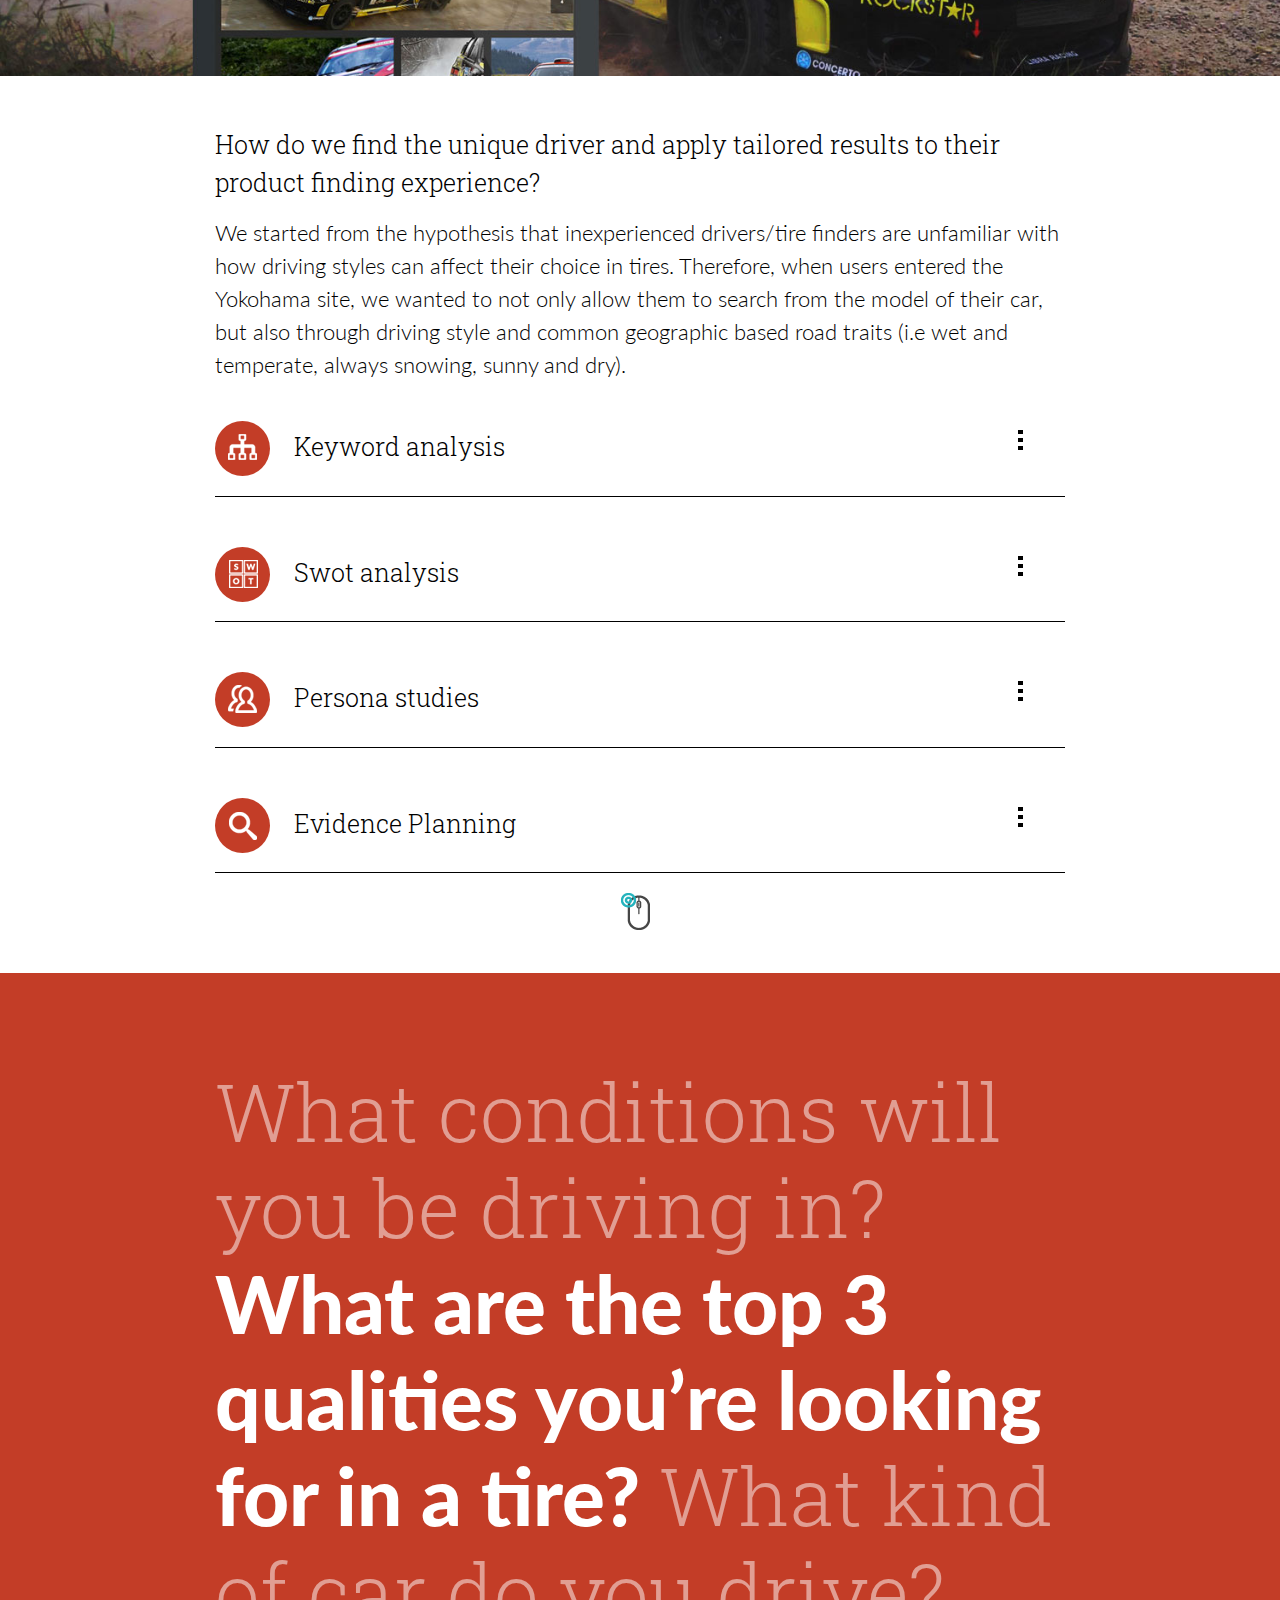
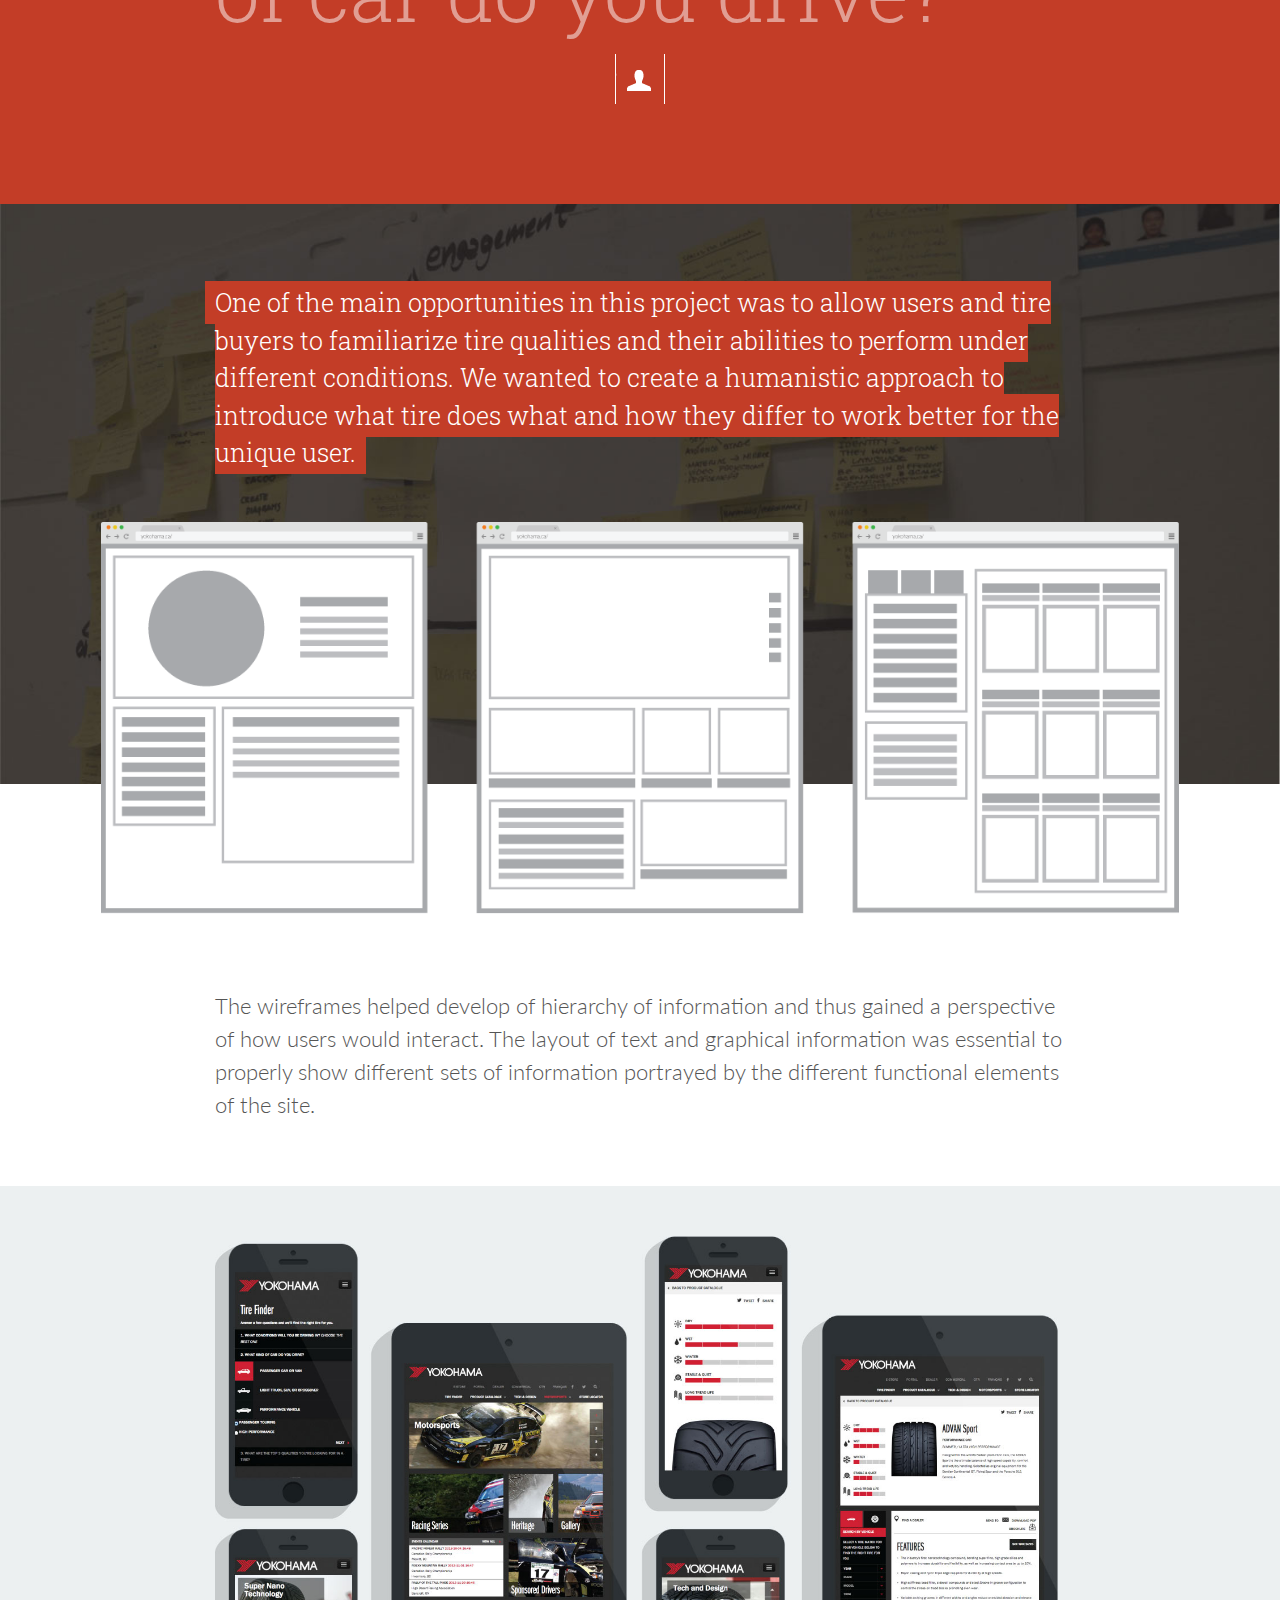
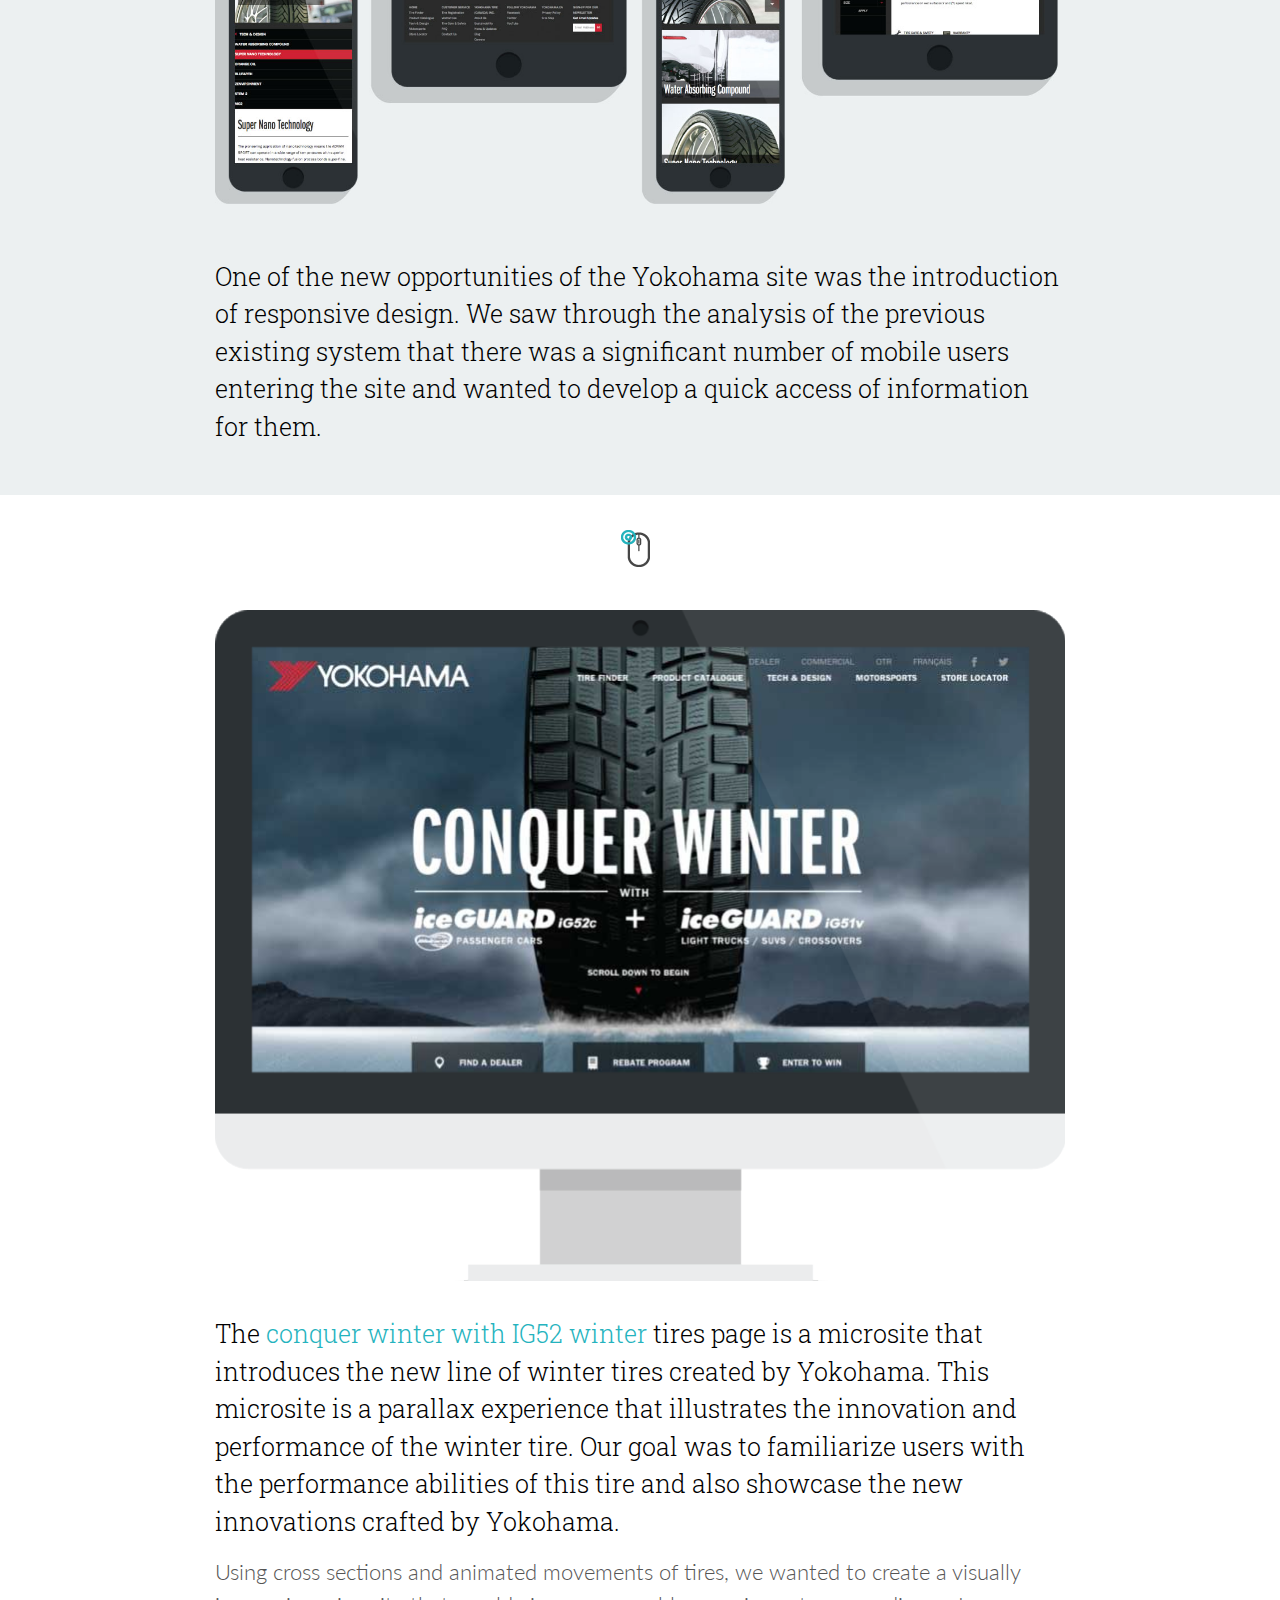
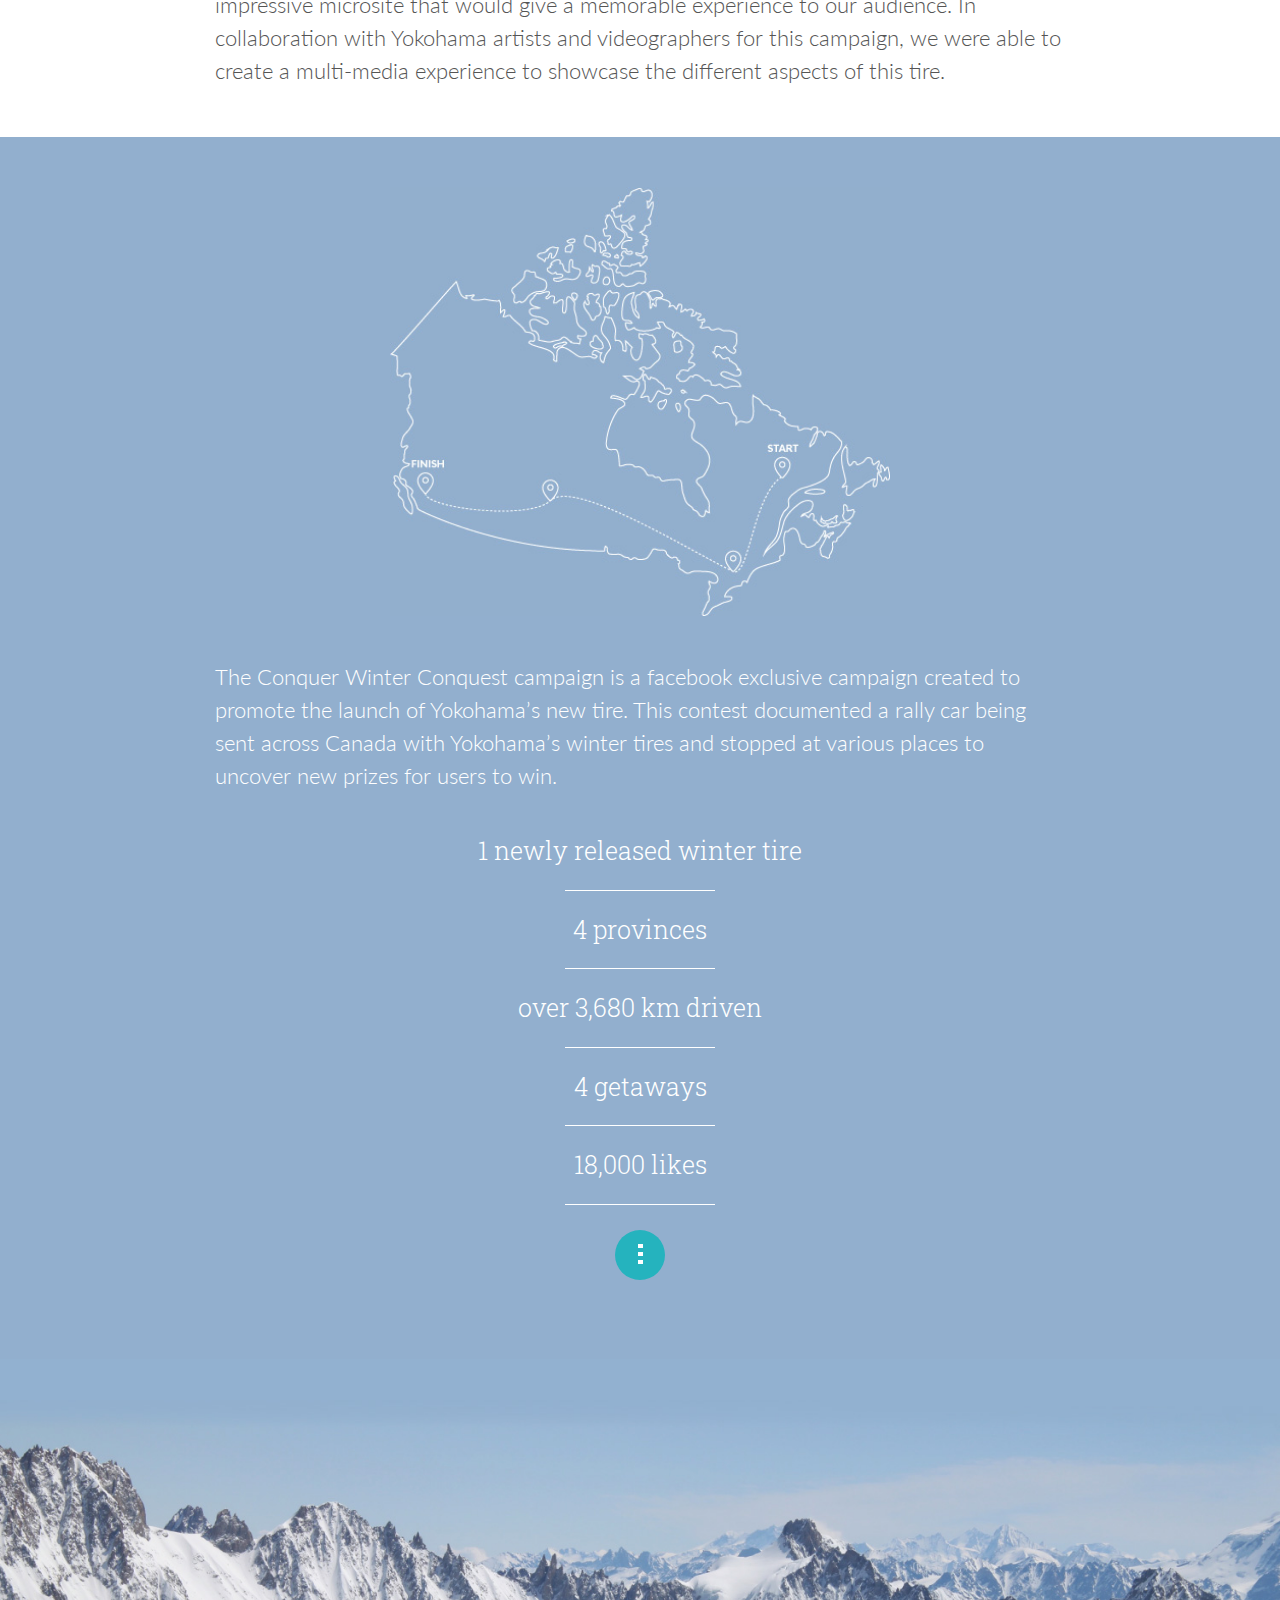
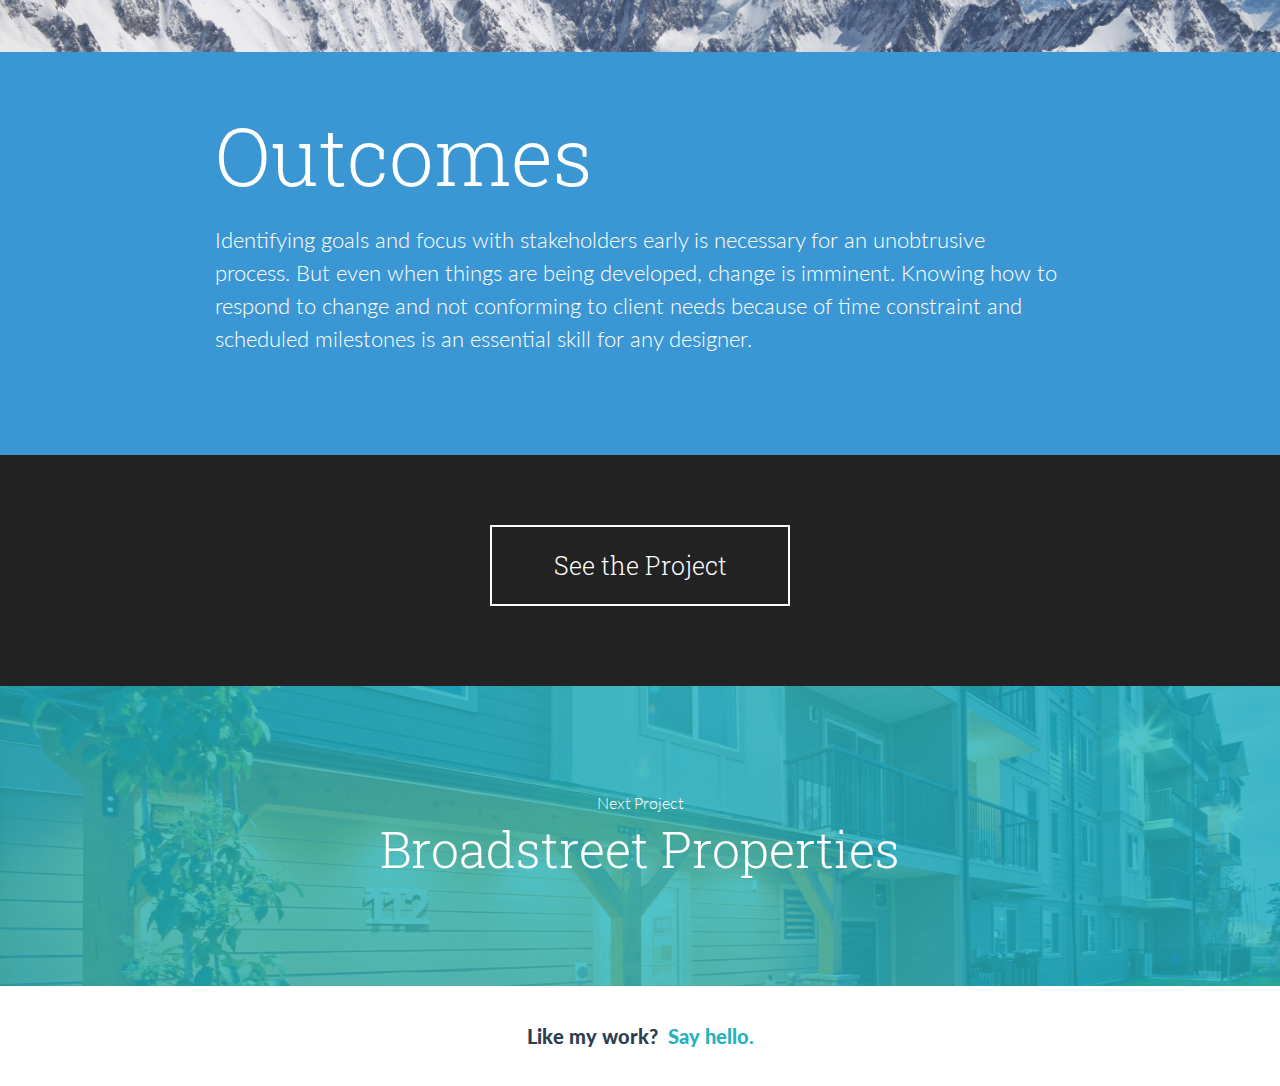
<file: yokohama.html>
<!DOCTYPE html>

<html>

<head>




	<meta charset='UTF-8'>
    <meta name="viewport" content="width=device-width, initial-scale=1, maximum-scale=1.0, user-scalable=no">



	
	<title>Yokohama / Creative B</title>
	<link rel="stylesheet" href="css/normalize.css" type="text/css">
	<link rel='stylesheet' href='css/style.css'>
    <link href='http://fonts.googleapis.com/css?family=Lato:300,900|Roboto+Slab:300' rel='stylesheet' type='text/css'>
	<link rel="shortcut icon" href="img/favicon.ico" type="image/x-icon" />



	
	<script src='http://ajax.aspnetcdn.com/ajax/jquery.validate/1.11.1/jquery.validate.min.js'></script>
	<script src='http://ajax.googleapis.com/ajax/libs/jquery/1.8.3/jquery.min.js'></script>

	<!-- 
		Thought of using jQuery UI's .addClass transitions as fallback (or primary) but doesn't work as well
		<script src="http://ajax.googleapis.com/ajax/libs/jqueryui/1.8.0/jquery-ui.min.js"></script> 
	-->
	
	<script>
	$(document).ready(function()
		{	
        	//Preloader

			$(window).load(function() { // makes sure the whole site is loaded
         	$('#status').fadeOut(); // will first fade out the loading animation
            $('#preloader').delay(350).fadeOut('slow'); // will fade out the white DIV that covers the website.
            $('body').delay(350).css({'overflow':'visible'});
            $("#header").delay(800).queue(function(){$(this).addClass('active')});
            $(".headerbox").delay(800).queue(function(){$(this).addClass('active')});

        	})


        	//Main Menu
        	var distance = 150;
   			$window = $(window);
			$(window).scroll(function() {
    			if ( $window.scrollTop() >= distance ) {
    				  $("#header").removeClass("ontop");
   				}
   				else if ( $window.scrollTop() <= distance ){
   					 $("#header").addClass("ontop");



   				}
				});

  			$(".right").toggle(function() {
  				$(".headerbox .menu").addClass("active");
  				$(".hiddenmenu").addClass("active");
        		$('body').css('overflow', 'hidden');
        		$('#content').addClass("active");
  				$(".headerbox").addClass("activate");

        		$("#about").removeClass("about");  
        		$("#contact").removeClass("contact"); 
        		$(".secondmenu").removeClass("about");
   				$(".secondmenu").removeClass("contact");
  				$(".first").addClass("active");
  				$(".second").removeClass("active");
  				$(".third").removeClass("active");
  				$("#header").removeClass("active")


  				}, function() {
  				$(".headerbox .menu").removeClass("active");
  				$(".hiddenmenu").removeClass("active");
        		$('body').css('overflow', 'initial');
        		$('#content').removeClass("active");
        		$("#header").addClass("active")
  				$(".headerbox").removeClass("activate");



				});

  			$("#header").mouseenter(function() {
  				if (!$(".hiddenmenu").hasClass("active")) {
  					$(this).addClass("active");
  					$(".headerbox").addClass("active");
  				}  				
  			});

  			$(".workwithme a").click(function() {
  				$(".right").click();
  				$(".headerbox .menu").addClass("active");
  				$(".headerbox").addClass("active");
  				$(".hiddenmenu").addClass("active");
  				$('body').css('overflow', 'hidden');
  				$('#content').addClass("active");
  				$(".headerbox").addClass("activate")
  				$("#about").removeClass("about");
				$("#contact").addClass("contact");
  				$(".secondmenu").addClass("contact");
  				
  				$(".first").removeClass("active");  
  				$(".second").addClass("active");
  				$(".third").removeClass("active"); 
  					
  						
	
  			});
  			



  			$(document).keyup(function(e) {
  				if (e.keyCode == 27) { 
  				$(".hiddenmenu").removeClass("active");
  				$(".headerbox .menu").removeClass("active");
  				$('body').css('overflow', 'initial');
        		$('#content').removeClass("active");
        		$(".headerbox").removeClass("activate");
        		$("#header").addClass("active");




  				}   // esc
				});

  			var previousScrollvertical = 0;
			var previousScrollHorizontal = 0;
    			$(window).scroll(function(){
       			var currentVerticalScroll = $(this).scrollTop();
       			var currentHorizontalScroll = $(this).scrollLeft();
       				if(currentVerticalScroll==previousScrollvertical) {    	
       				}
       				else if(currentHorizontalScroll==previousScrollHorizontal) {
               			if (currentVerticalScroll > previousScrollvertical){
            					$( ".headerbox" ).removeClass("active"); 
								$( "#header" ).removeClass("active");
								$("#header").removeClass("ontop");         		
						}
               			else {
               				 
								$( ".headerbox" ).addClass( "active");
								$( "#header" ).addClass( "active");
      						
						}
       				}
       		previousScrollHorizontal = currentHorizontalScroll;
       		previousScrollvertical =currentVerticalScroll;
    		});

	   //  	  	var previousScrollvertical = 0;
				// var previousScrollHorizontal = 0;
	   //  			$(".hiddenmenu").scroll(function(){
	   //     			var currentVerticalScroll = $(this).scrollTop();
	   //     			var currentHorizontalScroll = $(this).scrollLeft();
	   //     				if(currentVerticalScroll==previousScrollvertical) {    	
	   //     				}
	   //     				else if(currentHorizontalScroll==previousScrollHorizontal) {
	   //             			if (currentVerticalScroll > previousScrollvertical){
	   //          					$( ".headerbox" ).removeClass("active"); 
				// 					$( "#header" ).removeClass("active");
				// 					$("#header").removeClass("ontop");         		
				// 			}
	   //             			else {
	               				 
				// 					$( ".headerbox" ).addClass( "active");
				// 					$( "#header" ).addClass( "active");
	      						
				// 			}
	   //     				}
	   //     		previousScrollHorizontal = currentHorizontalScroll;
	   //     		previousScrollvertical =currentVerticalScroll;
	   //  		});
	    

  			$(".second").click(function() {
  				$("#contact").addClass("contact");
  				$("#about").removeClass("about");

  				$(".secondmenu").addClass("contact");
  				$(".first").removeClass("active");  
  				$(".second").addClass("active");
  				$(".third").removeClass("active");  				 
				 
				});


  			$(".first").click(function() {
  				$("#contact").removeClass("contact");
  				$("#about").removeClass("about");
  				$(".secondmenu").removeClass("contact");
  				$(".secondmenu").removeClass("about");
  				$(".first").addClass("active");
  				$(".second").removeClass("active");  
  				$(".third").removeClass("active");  	 
				 
				});

  			$(".third").click(function() {
  				$(".secondmenu").addClass("about");
  				$("#about").addClass("about");
  				$("#contact").removeClass("contact");
  				$(".secondmenu").removeClass("contact");
  				$(".first").removeClass("active");
  				$(".second").removeClass("active");  
  				$(".third").addClass("active");  	 
				 
				});

  			// Contact Form

  			$("#element_1").focusin(function() {
  				 focus++;
  				$("#li_1 .logobox").addClass("active");						
				});
  			$("#element_1").focusout(function() {
  				 focus++;
  				$("#li_1 .logobox").removeClass("active");						
				});
  			$("#element_2").focusin(function() {
  				 focus++;
  				$("#li_2 .logobox").addClass("active");						
				});
  			$("#element_2").focusout(function() {
  				 focus++;
  				$("#li_2 .logobox").removeClass("active");						
				});
  			$("#element_3").focusin(function() {
  				 focus++;
  				$("#li_3 .logobox").addClass("active");						
				});
  			$("#element_3").focusout(function() {
  				 focus++;
  				$("#li_3 .logobox").removeClass("active");						
				});


		

  			$('#submitbtn').click(function() {
		        var sEmail = $('#element_2').val();
		        if ($.trim(sEmail).length == 0) {
		            alert('Please enter valid email address');
		            event.preventDefault();
		        }
		        if (validateEmail(sEmail)) {
		        }
		        else {
            	alert('Invalid Email Address');
            	event.preventDefault();
        		}
		        
		    });

			function validateEmail(sEmail) {
			    var filter = /^([\w-\.]+)@((\[[0-9]{1,3}\.[0-9]{1,3}\.[0-9]{1,3}\.)|(([\w-]+\.)+))([a-zA-Z]{2,4}|[0-9]{1,3})(\]?)$/;
			    if (filter.test(sEmail)) {
			        return true;
			    }
			    else {
			        return false;
			    }
			}
			


		



			//Dropdown Menu
  			$("ul.strategies").toggle(function() {
  				$(".menu", this).addClass("active");
  				$(".dropinfo", this).slideDown("fast");
 
  				}, function() {
  				$(".menu", this).removeClass("active");
  				  $(".dropinfo", this).slideUp("fast");

  				
				});

  			$(".moreinfo .menucontainer").toggle(function() {
  				$(".menu",this).addClass("active");
  				$(".dropinfo",this).slideDown("fast");
 
  				}, function() {
  				$(".menu",this).removeClass("active");
  				  $(".dropinfo",this).slideUp("fast");

  				
				});

	//ig52 parallax
  			$(".ig52 .fullimage").toggle(function() {
  				$('.ig52').addClass("active");
 
  				}, function() {
  				$('.ig52').removeClass("active");

  				
				});

  			$(".moreinfo .menucontainer").toggle(function() {
  				$(".menu",this).addClass("active");
  				$(".dropinfo",this).slideDown("fast");
 
  				}, function() {
  				$(".menu",this).removeClass("active");
  				  $(".dropinfo",this).slideUp("fast");

  				
				});


		


 
  });


</script>
 




		
</head>

<body>

	<div id="preloader">
		<div class="preloadercontainer">
			<div class="spinner">
		  		<div class="bounce1"></div>
			</div>

			<div class="slider">
				<div class="line"></div>
			  	<div class="break dot1"></div>
			  	<div class="break dot2"></div>
			  	<div class="break dot3"></div>
			</div>
		</div>
	</div>




<div id="header" class="ontop">
	<div class="headerbox">
		<div class="left">
			<a href="index">
				<div class="logo">			
				</div>
			</a>
		</div>
		<div class="right">
			<div class="menu crossed"><span></span></div>
		</div>
	</div>

	<div class="hiddenmenu">

		

		<div class="firstmenu">
				<div class="mainbiglink third ">
					<h3>About</h3>
				</div>
				<div class="mainbiglink first active">
					<h3>Case Study</h3>
				</div>
				<div class="mainbiglink second">
					<h3>Contact</h3>
				</div>
		</div>
		<div class="secondmenu">
			<ul class="yokosprite">
				<a href="yokohama">
					<li class="yokosprite sprites"><span></span></li>
					<li><h1>Yokohama</h1></li>
					<li><h2>How do you drive?</h2></li>

				</a>
			</ul>
			<ul class="broadsprite">
				<a href="broadstreet">
					<li class="broadsprite sprites"><span></span></li>
					<li><h1>Broadstreet</h1></li>
					<li><h2>Finding the rental experience</h2></li>
				</a>
			</ul>
			<ul class="italiasprite">
				<a href="italiadesign">
					<li class="italiasprite sprites"><span></span></li>
					<li><h1>Italia Design</h1></li>
					<li><h2>Explore emotion in craftsmanship</h2></li>
				</a>
			</ul>
			
			<ul class="solarsprite">
				<a href="solar-hydration-pack">
					<li class="solarsprite sprites"><span></span></li>
					<li><h1>Solar Hydration Pack</h1></li>
					<li><h2>Backpack water station for farm workers</h2></li>
				</a>
			</ul>
			<ul class="gardensprite">
				<a href="gardenblock">
					<li class="gardensprite sprites"><span></span></li>
					<li><h1>Gardenblock</h1></li>
					<li><h2>Indoor hydroponics for small spaces</h2></li>
				</a>
			</ul>
			<div class="workbackground"></div>

			<div class="thirdmenu">
				<div class="bottommenu">
					<div class="socialfooter">
						<li><h3><a href="blog">Blog</a></h3></li>
						<li class="socialicon"><h3><a href="http://www.linkedin.com/pub/brian-leung/58/6a8/724">in</a></h3></li>
						<li class="socialicon"><h3><a href="resume.pdf">cv</a></h3></li>
					</div>
				</div>

		
			</div>
		</div>


		<div id="about">
			
					
			<div class="aboutme">			
				<div class="intext">
					<div class="brianleung">
						<h1>Hi there, I'm</h1>
						<h2>Brian Leung</h2>
					</div>

					<h4><b>I’m a user experience designer from Vancouver, BC. I’m an advocate of thoughtfully designing a product to create meaningful value for users that use it. </b><h4>
					<h4>As an avid experimenter of front-end development, I love to design on the browser so I can play and invent new ways to create interactive functions for my creations.</h4>

					<h5>I’m always up for the next big adventure in life. Whether it's travelling to a third world country or winning an international design competition, my sense of adventure, curiosity, and ambition brings me to ever new heights.</h5>

					<h5>I've worked on projects for Yokohama, Oakley, Braun, the Government of Canada, Dyson, Broadstreet Properties, ICBC, Vancouver Sun, the Province, Aircare, and Ampco. </h5>

					<div class="aboutawards">
						<img src="img/braunprize.jpg" alt="Braun Prize" height="40px" >
						<img src="img/jamesdysonaward2.jpg" alt="James Dyson Award" height="40px" >
						<img src="img/utilitamanifesta2.jpg" alt="Utilita Manifesta" height="40px" >
						<img src="img/aircare.jpg" alt="Utilita Manifesta" height="40px" >						
					</div>								
				</div>		

				<div class="aboutbackgroundcontainer">
					<div class="aboutbackground">
							<img src="img/aboutbackground.jpg">								
					</div>
				</div>			
			</div>
		</div>


		<div id="contact">
			
			<div class="row clearfix contactme ">	
				<div class="column full">					
						<div class="intext">
							<h1>Say Hello! </h1>
							<p><h3>I’m always looking for something new to do. Whether its a collaboration, job opportunity, or freelance project, I’d love to hear your ideas. Let’s talk!</h3></p>						
						</div>		

						<form id="form" action="http://creativeb.ca/contactform.php" method="post" >
									
							<div class="formtop">    
				        
						        <li id="li_1" class="inputtop"  >
									<label class="inputdescription" for="element_1"><h1>Name</h1> </label>
									<span>
										<h3><input id="element_1" name="element_1" class="elementtext"  type="text"  value=""/></input></h3>
										<div class="logobox"></div> 
									</span> 
								</li>						        
						        
						        <li id="li_2" class="inputtop"  >
									<label class="inputdescription" for="element_2"><h1>Email</h1> </label>
									<span>
										<h3><input id="element_2" name="element_2" class="elementtext"  type="text"  value=""/></input> </h3>
										<div class="logobox"></div> 
									</span> 
								</li>	

					        </div>
					        
					        <div class="formtop">
						        <li id="li_3" class="inputtop">
									<label class="inputdescription" for="element_3"><h1>Message</h1> </label>
									<span>
										<h3><textarea id="element_3" name="element_3" class="textarea"></textarea></h3> 
										<div class="logobox"></div>
									</span> 
								</li>

								<li class="submitbutton">
									<h3><input type="submit" id='submitbtn' value="Send" class="button"></h3>
								</li>
							</div>						
						</form>	
				</div>
			</div>	
		</div>


	</div>
</div>






	

<div id="content">


	<div class="row clearfix  title yoko" >	
		<div class=" column full">
				<h1 ><span class="text">Yokohama</span></h1>
				<h2><span class="text"> How do you drive?</span></h2>
		</div>
	</div>
	


	<div class="row clearfix  yokohamaopening">	
				
	</div>

	<div class="row clearfix whiteback">	
			<div class="column">
					<div class="intext">
						<h3>Prior to a release of a new winter tire, Yokohama Canada wanted a redesign of their existing website with more user-centered interactions for connecting drivers and tires. The result was a multi-platformed system that finds unique driving traits to introduce tailored tire results.</h3>
					</div>
			</div>
	</div>

	<div class="row clearfix  yokohamaipads">	
			
	</div>


	<div class="row clearfix yokohamastrategy ">	
			<div class="column full">
					
					<div class="intext">
						<p><h3>How do we find the unique driver and apply tailored results to their product finding experience?</h3></p>
						<p><h4>We started from the hypothesis that inexperienced drivers/tire finders are unfamiliar with how driving styles can affect their choice in tires. Therefore, when users entered the Yokohama site, we wanted to not only allow them to search from the model of their car, but also through driving style and common geographic based road traits (i.e wet and temperate, always snowing, sunny and dry).</h4></p>
					</div>
				
					<div class="dropdownmenu">
						<ul class="strategies">
							<li class="keyword sprites"><span></span></li>
							<li><h3>Keyword analysis</h3></li>
							<li class="dropdown"><div class="menu crossed"><span></span></div></li>
							<div class="dropinfo"><h4>We looked through the previous existing system of Yokohama and discovered the common search patterns of users. We also discovered the interest of new technology and innovation coming from Yokohama.</h4></div>
						</ul>

						<ul class="strategies">
							<li class="swot sprites"><span></span></li>
							<li><h3>Swot analysis</h3></li>
							<li class="dropdown"><div class="menu crossed"><span></span></div></li>
							<div class="dropinfo"><h4>Through the stakeholder meetings, we discovered that the strengths and opportunity space in the new Yokohama website was the ability to graphically represent information and tire traits through graphs and iconography. Some weaknesses and threats to the system was the representation of in depth information through tables. Though this information was essential for car enthusiasts, it may overwhelm other users looking through the product.</h4></div>
						</ul>

						<ul class="strategies">
							<li class="persona sprites"><span></span></li>
							<li><h3>Persona studies</h3></li>
							<li class="dropdown"><div class="menu crossed"><span></span></div></li>
							<div class="dropinfo"><h4>Personas were used to represent different scenarios of user needs and interactions. Job stories and interaction flows were used to imagine the different feelings and interpretations of certain pages and microsite experiences.</h4></div>
						</ul>

						<ul class="strategies">
							<li class="evidence sprites"><span></span></li>
							<li><h3>Evidence Planning</h3></li>
							<li class="dropdown"><div class="menu crossed"><span></span></div></li>
							<div class="dropinfo"><h4>Using evidence planning, we were able to set a focus for the team and stakeholders and identify different enhancing, reusable and replacement traits for this project.  The tire finder system was an user enhancing technique. The graphical representation of tire information was a reusable and built upon system from the old system.</h4></div>
						</ul>
					</div>

				
			</div>
				<div class="interactions"></div>


	</div>


	<div class="row clearfix redback">	
			<div class="column full">
					

					<div class="intext ">
						<p><h1><b>What conditions will you be driving in?</b> What are the top 3 qualities you’re looking for in a tire?  <b>What kind of car do you drive?</b></h1> </p>
					</div>

							<div class="tiresprites"><span></span></div>

			</div>
	</div>


	<div class="row clearfix strategyback">	
			<div class="column">
					<div class="intext">
						<h3><span class="highlighted">One of the main opportunities in this project was to allow users and tire buyers to familiarize tire qualities and their abilities to perform under different conditions. We wanted to create a humanistic approach to introduce what tire does what and how they differ to work better for the unique user.</span></h3>
					</div>
			</div>
				<div class="fullimage wireframesbackground"><img src="img/yokowireframes.png" alt="Yokohama Wireframes"></div>

	</div>


	<div class="row clearfix wireframes">
			<div class="column">

					<div class="intext">
						<p><h4>The wireframes helped develop of hierarchy of information and thus gained a perspective of how users would interact. The layout of text and graphical information was essential to properly show different sets of information portrayed by the different functional elements of the site. </h4></p>
					</div>
			</div>
				
	</div>

	<div class="row clearfix yokoresponsive">
			<div class="column">
				<div class="fullimage"><img src="img/yokoresponsive.jpg" alt="Yokohama Responsive"></div>


					<div class="intext">
						<h3>One of the new opportunities of the Yokohama site was the introduction of responsive design. We saw through the analysis of the previous existing system that there was a significant number of mobile users entering the site and wanted to develop a quick access of information for them. </h3>
					</div>
			</div>
				
	</div>

	<div class="row clearfix ig52">
		<div class="column">
			<div class="interactions"></div>
				<div class="fullimage"><img src="img/ig52.png" alt="iG52 Parallax"></div>
				<div class="fullimage para"><img src="img/ig52para.jpg" alt="iG52 Parallax"></div>


				<div class="intext">
					<h3><p>The <a href="http://www.yokohama.ca/conquer-winter/" target="_blank">conquer winter with IG52 winter</a> tires page is a microsite that introduces the new line of winter tires created by Yokohama. This microsite is a parallax experience that illustrates the innovation and performance of the winter tire. Our goal was to familiarize users with the performance abilities of this tire and also showcase the new innovations crafted by Yokohama.</p> </h3>
					<h4><p>Using cross sections and animated movements of tires, we wanted to create a visually impressive microsite that would give a memorable experience to our audience. In collaboration with Yokohama artists and videographers for this campaign, we were able to create a multi-media experience to showcase the different aspects of this tire.</p> </h4>
				</div>
				
		</div>
				
	</div>

	<div class="row clearfix winterconquest">
		<div class="column">
				<div class="fullimage canadamap"><img src="img/winterconquest.jpg" alt="Winter Conquest Contest"></div>

				<div class="intext">
					<h4>The Conquer Winter Conquest campaign is a facebook exclusive campaign created to promote the launch of Yokohama’s new tire. This contest documented a rally car being sent across Canada with Yokohama’s winter tires and stopped at various places to uncover new prizes for users to win. </h4>
				</div>


				<div class="intext list moreinfo">
					<h3>1 newly released winter tire </h3>
					<div class="shortborder"></div>
					<h3>4 provinces </h3>
					<div class="shortborder"></div>
					<h3>over 3,680 km driven </h3>
					<div class="shortborder"></div>
					<h3>4 getaways </h3>
					<div class="shortborder"></div>
					<h3>18,000 likes </h3>
					<div class="shortborder"></div>
					<div class="menucontainer">
						<div class="menu crossed"><span></span></div>
						<div class="dropinfo"><img src="img/facebookapp1.jpg" alt="Winter Conquest Contest" > <h5>Facebook app design for Winter Conquest Contest</h5></div>
					</div>
				</div>

		</div>
				
	</div>

	<div class="row clearfix mountains">	
	

	</div>


	<div class="row clearfix yokohamaoutcomes">	
			<div class="column full">
					<div class="intext">
						<p><h2>Outcomes</h2></p>
						<p><h4>Identifying goals and focus with stakeholders early is necessary for an unobtrusive process. But even when things are being developed, change is imminent. Knowing how to respond to change and not conforming to client needs because of time constraint and scheduled milestones is an essential skill for any designer.</h4></p>

					</div>			
			</div>
	</div>

	<div class="row clearfix seetheproject">	
		<div class="projectlink">
			<a href="http://yokohama.ca"  target="_blank" ><h3>See the Project</h3></a>
		</div>



	</div>
	
	<div class="otherprojects">
		<a href="broadstreet">
		<div class="nextproject"><img src="img/broadstreetfeatured.jpg" alt="Broadstreet"></div>
		<h5>Next Project</h5><h2>Broadstreet Properties</h2>
		</a>

	</div>

	<div id="footer">
		<div class="workwithme"><h1>Like my work?  <a>Say hello.</a></h1></div>
	</div>









</div> 
    


</body>

</html>
</file>
<file: css/style.css>
/*
	 CSS-Tricks Example
	 by Chris Coyier
	 http://css-tricks.com
*/

*, *:before, *:after {
  -moz-box-sizing: border-box;
  -webkit-box-sizing: border-box;
  box-sizing: border-box;
}



* { margin: 0; padding: 0; }
html {  }
body { }
a{text-decoration:none; color:#25B3BE;}
li{list-style:none;}
article, aside, figure, footer, header, hgroup,
menu, nav, section { display: block; }
img{line-height:0; padding:0; margin:0;}
p{margin-top:20px;}

::selection {color:#fff;background:#25B3BE;}
::-moz-selection {color:#fff;background:#25B3BE;}

h1 { font-family: 'Lato', sans-serif; font-weight: 900;  font-size:80px; margin:0; line-height:1.2;}
h2 {font-family: 'Roboto Slab', serif; font-weight:300;  font-size:80px; margin:0; }
h3 {font-family: 'Roboto Slab', serif; font-weight:300; font-size:25px; line-height:1.5; margin:0; }
h4 {font-family: 'Lato', sans-serif; font-weight:300;  font-size:22px; margin:0; line-height:1.5;}
h5 {font-family: 'Lato', sans-serif; font-weight:300;  font-size:16px; margin:0; line-height:1.5;}
h6 {font-family: 'Lato', sans-serif; font-weight:900;  font-size:12px; }












/* Preloader */

#preloader {
    position:fixed;
    top:0;
    left:0;
    right:0;
    bottom:0;
    background-color:#fff; /* change if the mask should have another color then white */
    z-index:99; /* makes sure it stays on top */
    height:100%;

}

.preloadercontainer {
    position:relative;
    text-align: center;
    left:0;
    right:0;
    margin: 0 auto 0;
    max-width:150px;
    width:100%;
    top:35%;

}




.spinner {
  max-width:150px;
  width:100%;
  text-align: center;
  position:absolute;
 
  
}

.spinner > div {
  max-width: 150px;
  width:100%;
  height: 150px;
 background:url("../img/lightning.png") no-repeat center center;
 background-size:70px;
border:solid 5px #25b3be;
border-radius: 100%;
margin:auto;
}

.slider{
  position:absolute;
  width:100%;
  height:3px;
  left:0;
  right:0;
  top:200px;
  
  
}
.line{
  position:absolute;
  background:#25b3be;
  width:100%;
  max-width:150px;
  height:3px;

  
}
.break{
  position:absolute;
  background:#fff;
  width:10px;
  height:3px;  
  margin-left:-10px;
}

.dot1{
-webkit-animation: loading 1s infinite;
-moz-animation: loading 1s infinite;
-ms-animation: loading 1s infinite;
-o-animation: loading 1s infinite;
animation: loading 1s infinite;
}
.dot2{
-webkit-animation: loading 1s 0.5s infinite;
-moz-animation: loading 1s 0.5s infinite;
-ms-animation: loading 1s 0.5s infinite;
-o-animation: loading 1s 0.5s infinite;
animation: loading 1s 0.5s infinite;
}
.dot3{
-webkit-animation: loading 1s 1s infinite;
-moz-animation: loading 1s 1s infinite;
-ms-animation: loading 1s 1s infinite;
-o-animation: loading 1s 1s infinite;
animation: loading 1s 1s infinite;
}

@keyframes "loading" {
 from { left: 0; }
 to { left: 100%; }
}
@-moz-keyframes "loading" {
 from { left: 0; }
 to { left: 100%; }
}
@-webkit-keyframes "loading" {
 from { left: 0; }
 to { left: 100%; }
}
@-ms-keyframes "loading" {
  from { left: 0; }
 to { left: 100%; }
}
 @-o-keyframes "loading" {
  from { left: 0; }
 to { left: 100%; }
}

  /* Prevent first frame from flickering when animation starts */


  /* Menu Animation */
.menu {
	position: relative;
	display:  inline-block;
	width: 40px;
	height: 0px;
	margin: 25px;

}
.menu span {
	margin: 0 auto;
	position: relative;
	top: 12px;

}
.menu span:before, .menu span:after {
	position: absolute;
	content: '';
}
.menu span, .menu span:before, .menu span:after {
	width: 20px;
	height: 4px;
	background-color: #25B3BE;
	display: block;

}
.menu span:before {
	margin-top: -8px;
}
.menu span:after {
	margin-top: 8px;
}
.crossed span {
	-webkit-transition-duration: 0s;
	-webkit-transition-delay: .0s;
}
.crossed.active span {
	background-color: rgba(0,0,0,0.0);
	-webkit-transition-delay: .2s;
}
.crossed span:before {
	-webkit-transition-property: margin, -webkit-transform;
	-webkit-transition-duration: .2s;
	-webkit-transition-delay: .2s, 0;
}
.crossed.active span:before {
	margin-top: 0;
	-webkit-transform: rotate(45deg);
	-webkit-transition-delay: 0, .2s;
}
.crossed span:after {
	-webkit-transition-property: margin, -webkit-transform;
	-webkit-transition-duration: .2s;
	-webkit-transition-delay: .2s, 0;
}
.crossed.active span:after {
	margin-top: 0;
	-webkit-transform: rotate(-45deg);
	-webkit-transition-delay: 0, .2s;
}




  /* Universals */

#content{ 
  -webkit-transition: all 0.3s ease-in-out;
  -moz-transition: all 0.3s ease-in-out;
  -o-transition: all 0.3s ease-in-out;
  transition: all 0.3s ease-in-out;
}
#content.active{
    opacity:0.5;
   }


.left{float:left;}
.right{float:right;}
.column {
	position:relative; 
	max-width:850px;
	margin:auto;
  }
 .column.full { width: 100%;  margin-top:50px; margin-bottom:50px;}
 .clearfix:before,
 .clearfix:after {
  content: " ";
  display: table;
}
 .clearfix:after {
  clear: both;
}
 .clearfix {
  *zoom: 1;
}
.row {
margin:auto;  padding:0px 20px 50px 20px;}


.title{background-color:#222; padding-top:200px; padding-bottom:20px; margin-bottom:-20px;  }
.title .text{ text-align:left;  border-bottom:solid 10px #C33D27;color:#fff;}


.intext{}
.intext p{margin-top:15px;}
.intext h4{margin-top:15px; color:#555;} 


.biglink{  line-height:55px; text-align: center; border:solid 1px;
  -webkit-transition: all 0.3s ease-in-out;
  -moz-transition: all 0.3s ease-in-out;
  -o-transition: all 0.3s ease-in-out;
  transition: all 0.3s ease-in-out;
   }
.biglink h3{ line-height:55px; }
.center{text-align:center;}
.whiteback{background-color:#fff; margin-bottom:40px;}


.fullimage{width:100%; margin:auto; text-align:center;}
.fullimage img{height:auto; max-width:1400px; width:100%; margin:0;}
.interactions {width:55px; height:55px; margin:auto; margin-top:30px; margin-bottom:30px; text-align: center; background: url('../img/sprites.png') 0 -400px no-repeat;}


.shortborder{ width:150px;height:1px; display:block; margin:auto; text-align: center;}
  /* Header */
 #header{width:100%; height:70px; position:fixed; z-index:11; 

   -webkit-transition: all 0.3s ease-in-out;
  -moz-transition: all 0.3s ease-in-out;
  -o-transition: all 0.3s ease-in-out;
  transition: all 0.3s ease-in-out;
}
#header.active{  background-color:#fff;
-webkit-box-shadow: 0px 4px 13px -3px rgba(0,0,0,0.44);
-moz-box-shadow: 0px 4px 13px -3px rgba(0,0,0,0.44);
box-shadow: 0px 4px 13px -3px rgba(0,0,0,0.44);
}
#header.active.ontop{background-color:rgba(255,255,255,0); 
-webkit-box-shadow: 0px 4px 13px 0px rgba(0,0,0,0);
-moz-box-shadow: 0px 4px 13px 0px rgba(0,0,0,0);
box-shadow: 0px 4px 13px 0px rgba(0,0,0,0);
}
#header.active.ontop .headerbox{top:20px;}
#header.active.ontop .logo {background: url('../img/creativeblogowhite.png') no-repeat center center; background-size:143px 18px;width:143px; height:18px; margin-top:25px;}
#header.active.ontop .menu span, #header.active.ontop .menu span:before, #header.active.ontop .menu span:after {background-color:#fff;}
#header.active.ontop .crossed.active span{ background-color: rgba(0,0,0,0.0); }

#header.headerbox{top:0; }


.headerbox{max-width:900px; margin:auto; z-index:11; position:relative; top:-100%; display:block; 
  -webkit-transition: all 0.3s ease-in-out;
  -moz-transition: all 0.3s ease-in-out;
  -o-transition: all 0.3s ease-in-out;
  transition: all 0.3s ease-in-out;
  }
.headerbox.active{max-width:900px; margin:auto; z-index:11; position:relative; top:-5px;   }


.headerbox.active .logobox{background-color:#25B3BE;}


.headerbox.activate{max-width:860px; color:#2c3e50; top:15px;}
.headerbox.activate .logo {background: url('../img/creativeblogoblack.png') no-repeat center center; background-size:143px 18px;width:143px; height:18px; margin-top:25px;}
.headerbox.activate .logobox{background-color:#2c3e50; }
.headerbox.activate .menu span,.headerbox.activate .menu span:before,.headerbox.activate .menu span:after {background-color:#2c3e50;}
.headerbox.activate .crossed.active span{  background-color: rgba(0,0,0,0.0); }


.headerbox:hover{ display:block; cursor:pointer; background-color:rgba(255,255,255,1);}
.logo { margin-left:25px;
 
  }
.logo {background: url('../img/creativeblogo.png') no-repeat center center; background-size:143px 18px;width:143px; height:18px; margin-top:30px;
}

.logo li{display:inline-block; }


.hiddenmenu::-webkit-scrollbar { width: 0 !important }
.hiddenmenu {position:fixed; top:-100%; width:100%; height:100%; overflow-y:scroll; overflow-x:hidden; z-index:0;padding-bottom:50px;
  -webkit-transition: all 0.3s ease-in-out;
  -moz-transition: all 0.3s ease-in-out;
  -o-transition: all 0.3s ease-in-out;
  transition: all 0.3s ease-in-out;
  -ms-overflow-style: none;
  overflow: -moz-scrollbars-none;
  }


.hiddenmenu.active{top:0;  background-color:#25B3BE; z-index:10; opacity:0.92; overflow-x:hidden;}


.firstmenu{ width:100%;  text-align:center; margin:auto; margin-top:100px; max-width:830px;
}
.firstmenu .mainbiglink{ border-color:#2c3e50; display:inline-block; width:33.2%; padding-top:20px; padding-bottom:20px; border:solid 1px #2c3e50; }

.firstmenu .mainbiglink h3{ color:#2c3e50; }
.firstmenu .first{ cursor:pointer;
  -webkit-transition: all 0.3s ease-in-out;
  -moz-transition: all 0.3s ease-in-out;
  -o-transition: all 0.3s ease-in-out;
  transition: all 0.3s ease-in-out;
   }
.firstmenu .second{margin-left:-5px; cursor:pointer;
  -webkit-transition: all 0.3s ease-in-out;
  -moz-transition: all 0.3s ease-in-out;
  -o-transition: all 0.3s ease-in-out;
  transition: all 0.3s ease-in-out;
   }
.firstmenu .third{margin-right:-5px; cursor:pointer; 
  -webkit-transition: all 0.3s ease-in-out;
  -moz-transition: all 0.3s ease-in-out;
  -o-transition: all 0.3s ease-in-out;
  transition: all 0.3s ease-in-out;
  }

.firstmenu .second:hover{background-color:#2c3e50;}
.firstmenu .second.active h3{ color:#25B3BE;}
.firstmenu .second:hover h3{ color:#25B3BE;}
.firstmenu .second.active {background-color:#2c3e50;}
.firstmenu .first:hover{background-color:#2c3e50; }
.firstmenu .first.active h3{ color:#25B3BE;}
.firstmenu .first:hover h3{ color:#25B3BE;}
.firstmenu .first.active {background-color:#2c3e50; }
.firstmenu .third:hover{background-color:#2c3e50;}
.firstmenu .third.active h3{color:#25B3BE;}
.firstmenu .third:hover h3{color:#25B3BE;}
.firstmenu .third.active {background-color:#2c3e50; }


.secondmenu{position:absolute; top:230px; left:0; right:0; max-width:850px; margin:auto; width:100%; 
  -moz-transition: all 0.3s ease-in-out;
  -o-transition: all 0.3s ease-in-out;
  transition: all 0.3s ease-in-out;
  }
.secondmenu.contact{left:-100%; right:100%; height:0px; }
.secondmenu.about{left:100%; right:-100%; height:0px; }

.secondmenu h1{ color:#2c3e50; margin:0;font-size:60px; 
-webkit-transition: all 0.2s ease-in-out;
  -moz-transition: all 0.2s ease-in-out;
  -o-transition: all 0.2s ease-in-out;
  transition: all 0.2s ease-in-out;
  }
.secondmenu h2{color:#2c3e50; margin:0; line-height:15px; font-size:22px;
-webkit-transition: all 0.2s ease-in-out;
  -moz-transition: all 0.2s ease-in-out;
  -o-transition: all 0.2s ease-in-out;
  transition: all 0.2s ease-in-out;
  }
.secondmenu ul{ width:100%; opacity:0.9; margin:auto; padding:30px 0px 15px 15px;margin-right:0px; margin-left:0px;}
.secondmenu ul:hover h1{ color:#fff;}
.secondmenu ul:hover h2{color:#fff;}

.thirdmenu{ width:100%; max-width:850px; height:100px;overflow:hidden;}
.bottommenu{margin:20px;  border-top:solid 1px #2c3e50; padding-top:10px;}
.socialfooter{ float:left;  margin-top:-1px; }
.socialfooter li{display:inline;margin-right:-3px; }
.socialfooter a{background-color:#2c3e50; color:#25B3BE; padding:12px;}
.socialfooter a:hover{background-color:#fff; }
.socialfooter li h3{display:inline; }
.socialicon a{ padding:12px; }




 /*About */
#about {position:absolute; top:180px; left:-100%; width:100%;  height:80%; 
  -webkit-transition: all 0.3s ease-in-out;
  -moz-transition: all 0.3s ease-in-out;
  -o-transition: all 0.3s ease-in-out;
  transition: all 0.3s ease-in-out;
   }
#about.about{left:0%;}

.aboutme{ width:100%; max-width:1200px; margin:auto; margin-top:40px;}


#about .intext{color:#2c3e50; width:100%; max-width:580px; margin-right:10px; padding:20px; float:left;  }
.brianleung{  margin-bottom:20px; }
.aboutme .intext h2{ line-height:60px;}

#about .intext h4{color:#2c3e50; margin-bottom:10px; }
#about .intext .aboutawards{  margin-left:0px; margin-top:30px; border-top:solid 1px #2c3e50; }
#about .intext .aboutawards img{  margin-right:5px; margin-top:5px; height:35px;}
.aboutawards h4{ margin-right:20px;  }

.aboutbackgroundcontainer{margin:20px;}
.aboutbackground{margin:auto; margin-left:10px; margin-bottom:30px; margin-top:30px; max-width:580px;  float:left; border-bottom:solid 1px #2c3e50; padding-bottom:18px;}
.aboutbackground img{  width:95%; height:95%; border:solid 10px #2c3e50;}
#about .intext h5{margin-top:10px;}

  /*Contact */

#contact{position:absolute; top:180px; right:-100%; width:100%; height:0px; 
  -webkit-transition: all 0.3s ease-in-out;
  -moz-transition: all 0.3s ease-in-out;
  -o-transition: all 0.3s ease-in-out;
  transition: all 0.3s ease-in-out;
   }
#contact.contact{right:0%;  height:auto; overflow-x:hidden; }

.contactme{width:100%; max-width:850px; margin:auto;overflow-x:hidden;}
.contactme .intext{color:#2c3e50; margin-bottom:20px;}
.contactme .intext h4{color:#2c3e50;}

#form h1{font-size:40px; }
.contactform h1 { }
.formtop{position:relative;}
.formtop li{ text-align:left; margin:auto; margin-bottom:25px;}
.inputtop{ padding-bottom:10px; border-bottom:solid 1px #2c3e50;}
.inputdescription{color:#2c3e50; line-height:55px;  -moz-user-select: -moz-none; -khtml-user-select: none; -webkit-user-select: none;}
#element_1 { position:absolute; color:#fff; top:0; left:0; width:100%; margin-left:15%;height:50px; font-size:30px;  background-color:rgba(255,255,255,0); border:none;  }
#element_2 { position:absolute; color:#fff; top:85px; left:0;  width:100%; margin-left:15%; height:50px; font-size:30px;  background-color:rgba(255,255,255,0); border:none; }
#li_1 .logobox.active{width:5px; height:5px; background-color:#fff; margin-bottom:5px; position:absolute; right:0; top:22.5px;}
#li_2 .logobox.active{width:5px; height:5px; background-color:#fff; margin-bottom:5px; position:absolute; right:0; top:105px;}
#li_3 .logobox.active{width:5px; height:5px; background-color:#fff; margin-bottom:5px; position:absolute; right:0; top:22.5px;}

textarea:focus, input:focus{ outline: 0; }
.textarea{width:100%; height:140px; font-size:30px;  color:#fff; padding-top:15px;  background-color:rgba(255,255,255,0);  border:none;}
li.submitbutton{margin-top:-25px;}
.button {
  border: none;
  background-color:#2c3e50;
  height:60px;
  width:200px;
  color:#25B3BE;
   margin-top:-1px; 
  -webkit-transition: all 0.3s ease-in-out;
    -moz-transition: all 0.3s ease-in-out;
    -o-transition: all 0.3s ease-in-out;
    -ms-transition: all 0.3s ease-in-out;
    transition: all 0.3s ease-in-out;
}

.button:hover {
  cursor:pointer;
  background-color:#fff;

}


  /* Index */
  #introduction{width:100%; height:100%; background-color:#25b3be; position:absolute;}



  
  .indexintext{width:100%;  max-width: 850px; margin:auto; position:absolute; bottom:180px; left:0; right:0; padding:20px; color:#fff;}
  .indexintext a{color:#fff;}
  .indexintext h2{ line-height: 1.15em;}
  .indexintext .biglink{margin-top:20px; border:solid 1px #fff; width:250px; padding:10px;
  }
  .indexintext .biglink:hover{ background-color:#25b3be; border: solid 1px #25b3be;
  -webkit-transition: all 0.3s ease-in-out;
  -moz-transition: all 0.3s ease-in-out;
  -o-transition: all 0.3s ease-in-out;
  transition: all 0.3s ease-in-out;
}

 #yokosection{ background:url("../img/yokoindex.jpg") no-repeat center 170px  #C33D27; }

.yokosection .iphonehandmobile { position:absolute; margin-top:300px; left:50%; max-width:430px; max-height:575px; overflow:hidden; z-index:0;

  }
.yokosection .iphonehandmobile img{width:100%;
-webkit-transition: margin-top 2s ease-in-out
  -moz-transition: margin-top 2s ease-in-out
  -o-transition: margin-top 2s ease-in-out
  transition: margin-top 2s ease-in-out

}
.yokosection .iphonehandmobile.active{background:url("../img/yokoindexscroll2.jpg") no-repeat center top ;background-size:100% auto;

  }



.yokosection .iphonehandmobile.active img{margin-top:-30%; opacity:0;
-webkit-transition: margin-top 2s ease-in-out 0.5s, opacity 0.3s ease-in 2.5s;
  -moz-transition: margin-top 2s ease-in-out 0.5s, opacity 0.3s ease-in 2.5s;
  -o-transition: margin-top 2s ease-in-out 0.5s, opacity 0.3s ease-in 2.5s;
  transition: margin-top 2s ease-in-out 0.5s, opacity 0.3s ease-in 2.5s;
  }


  #broadsection{ background:url("../img/broadstreetindex.png") no-repeat right 170px #14A085; }




.broadsection .iphonehandmobile { position:absolute; margin-top:425px; right:202px; max-width:221px; max-height:370px; overflow:hidden; z-index:0;

  }
.broadsection .iphonehandmobile img{width:100%;
-webkit-transition: margin-top 2s ease-in-out
  -moz-transition: margin-top 2s ease-in-out
  -o-transition: margin-top 2s ease-in-out
  transition: margin-top 2s ease-in-out

}
.broadsection .iphonehandmobile.active{background:url("../img/iphonehandmobile2index.jpg") no-repeat center top ;background-size:100% auto;

  }



.broadsection .iphonehandmobile.active img{margin-top:-150%; opacity:0;
-webkit-transition: margin-top 2s ease-in-out 0.5s, opacity 0.3s ease-in 2.5s;
  -moz-transition: margin-top 2s ease-in-out 0.5s, opacity 0.3s ease-in 2.5s;
  -o-transition: margin-top 2s ease-in-out 0.5s, opacity 0.3s ease-in 2.5s;
  transition: margin-top 2s ease-in-out 0.5s, opacity 0.3s ease-in 2.5s;
  }


    #italiasection{ background: #E57E25 ; }

    .italiasection{
    background:url("../img/italiaindex.jpg") no-repeat center bottom #E57E25 ;
    width:100%;
    height:100%;
    position:absolute;
    left:0;
  -webkit-background-size: cover;
  -moz-background-size: cover;
  -o-background-size: cover;
  background-size: cover;
    -webkit-transition: all 0.3s ease-in-out;
  -moz-transition: all 0.3s ease-in-out;
  -o-transition: all 0.3s ease-in-out;
  transition: all 0.3s ease-in-out;

  }
   .italiasection2{
    background:url("../img/italiaindex2.jpg") no-repeat center bottom #E57E25 ;
    width:100%;
    height:100%;
    position:absolute;
    left:100%;
  -webkit-background-size: cover;
  -moz-background-size: cover;
  -o-background-size: cover;
  background-size: cover;
    -webkit-transition: all 0.3s ease-in-out;
  -moz-transition: all 0.3s ease-in-out;
  -o-transition: all 0.3s ease-in-out;
  transition: all 0.3s ease-in-out;

  }

  #italiasection .craftsmanship{cursor:pointer; border:solid 2px #fff; width:50px; height:50px;  background: url('../img/sprites.png') -3px -604px no-repeat ;
  position:absolute;
  bottom:318px;
  left:470px;
  -webkit-transition: all 0.3s ease-in-out;
  -moz-transition: all 0.3s ease-in-out;
  -o-transition: all 0.3s ease-in-out;
  transition: all 0.3s ease-in-out;
}
  #italiasection .craftsmanship:hover{background-color:#25b3be; border:solid 2px #25b3be;}
  #italiasection .craftsmanship.active{
    transform:rotate(180deg);
-ms-transform:rotate(180deg); /* IE 9 */
-webkit-transform:rotate(180deg); /* Opera, Chrome, and Safari */

  }


    #solarsection{
    background:url("../img/solarindex.jpg") no-repeat center center #c9caca;
    background-size:110%;
      -webkit-transition: all 1s ease-in-out;
  -moz-transition: all 1s ease-in-out;
  -o-transition: all 1s ease-in-out;
  transition: all 1s ease-in-out;

  }
    #gardensection{
    background:url("../img/gardenindex.jpg") center center #70C388 ;
  -webkit-background-size: cover;
  -moz-background-size: cover;
  -o-background-size: cover;
  background-size: cover;

  }

  #introduction #footer{bottom:0; position:absolute; z-index:5;}

  /* Main Content */

  /*GardenBlock */

.title.garden .text {   border-bottom:solid 10px #70C388;color:#fff;}
.gardenblockopening{  padding-bottom: 50%; margin-bottom:30px; color:#fff; background:url("../img/gardenblockopening.jpg") no-repeat center top ;background-size:100% auto; position:relative;}
.gardenblockopening .awards{position:absolute; bottom:0; left:0; right:0; }
.greenback{background-color:#70C388; padding-top:40px; position:relative; }
.greenback .intext{padding-top:120px;}
.greenback h1{color:#fff; width:100%;  }
.greenback h1 b{font-family:'Roboto Slab', serif; font-weight:300; opacity:0.5;}
.greenback .livingspace{}
.greenback img.livingspace2{position:absolute; top:-40px; margin-left:40px;}
.greenback img.livingspace1{position:absolute; top:-40px; margin-left:40px;
  -webkit-transition: all 0.3s ease-in-out;
  -moz-transition: all 0.3s ease-in-out;
  -o-transition: all 0.3s ease-in-out;
  transition: all 0.3s ease-in-out;
  }
.greenback:hover img.livingspace1{top:-180px;}
.gardenblockwhy{color:#000; background-color:#ECF0F1;}
.gardenblockwhy .intext{margin-top:30px;}
.gardencloseup{  padding-bottom: 40%; color:#fff; background:url("../img/gardencloseup.jpg") no-repeat center center ;background-size:100% auto;}
.gardenblockhow{color:#000; background-color:#ecf0f1;}
.gardendropmain{position:relative;}
.gardendropmain .dropinfo{text-align: left; background-color:rgba(37,179,190,0.8); color:#fff; padding:20px; border-radius:2px;}
.gardendrop1{position:absolute; bottom:50%; right:5%;}
.gardendrop1 .dropinfo{ width:200px; position:absolute; top:20px; left:-180px;  }
.gardendrop2{position:absolute; bottom:30%; right:17%;}
.gardendrop2 .dropinfo{ width:200px; position:absolute; top:20px; left:-180px;}
.gardendrop3{position:absolute; bottom:0%; right:3%;}
.gardendrop3 .dropinfo{width:200px; position:absolute; top:-90px; left:-180px; }
.gardendrop4{position:absolute; bottom:50%; left:0%;}
.gardendrop4 .dropinfo{ width:300px; position:absolute; top:-250px; right:-230px;}
.gardenblockoutcomes{color:#fff; background-color:#70C388;}
.gardenblockoutcomes h4{color:#fff;}


  /*Solar Hydration Pack */

.title.solar .text {   border-bottom:solid 10px #8A7E70;color:#fff;}
.solaropening{  padding-bottom: 55%; margin-bottom:30px; color:#fff; background:url("../img/solarhydrationopening.jpg") no-repeat center top ;background-size:100% auto; position:relative;}
.solaropening .awards{position:absolute; bottom:0; left:0; right:0; }
.solarhow{background-color:#eff4f7; padding-top:40px;   }
.solarhow ul{float:left; margin-left:5px; margin-bottom:10px; }
.solarhow ul.solarhow1{width:265px; height:450px;}
.solarhow ul.solarhow2{width:190px; height:450px;}
.solarhow ul.solarhow3{width:190px; height:450px;}
.solarhow ul.solarhow4{width:150px; height:450px;}
.solarhow li{}
.solarhow li img{height:310px; }
.solarhow .intext{float:left;}
 .solarlarge{  padding-top:60%;  background:url("../img/solarlarge.jpg") no-repeat center top ;background-size:100% auto;}
.solaroutcomes {color:#fff;background-color:#8A7E70;}
.solaroutcomes h4{color:#fff;}


  /*Province */


.title.province .text {   border-bottom:solid 10px #2980b9;color:#fff;}
.provinceopening{  padding-bottom: 40%; margin-bottom:30px; color:#fff; background:url("../img/provinceopening.jpg") no-repeat center top ;background-size:100% auto; position:relative;}
.provinceoutcomes {color:#fff;background-color:#2980b9;}
.provinceoutcomes h4{color:#fff;}
ul.provincehow{float:left; margin-left:50px; margin-top:50px;}
ul.provincehow li img{ width:155px;}
.provinceinfo {background-color:#ecf0f1; padding-top:100px; padding-bottom:100px;}


  /*Italia*/


.title.italia .text {border-bottom:solid 10px #E57E25; color:#fff;}
.italiaopening{  padding-bottom: 52%; margin-bottom:30px; color:#fff; background:url("../img/italiaopening.jpg") no-repeat center top ;background-size:100% auto;}
.italiawhy{  padding-bottom:22%;  color:#fff; background:url("../img/backgroundold.jpg") no-repeat center top #ECF0F1 ;background-size:100% auto;}
.italiawhy h3{color:#fff;  }
.italiawhy .intext{margin-top:30%;}
.italiawhy .highlighted{ padding-top:5px; padding-bottom:5px; background-color:#E57E25; box-shadow: 10px 0 0 #E57E25, -10px 0 0 #E57E25;}
.italiainterview{background-color:#ECF0F1; color:#000; padding-top:80px; }
.italiainterview h5{color:#555; text-align: left; }
.dragger {display:block; position:absolute; top:0; left:0; width:100%; height:800px; z-index:2; }
.orangeback{background-color:#E57E25; padding-top:40px;}
.orangeback h1{color:#fff;}
.orangeback h1 b{font-family:'Roboto Slab', serif; font-weight:300; opacity:0.5;}
.orangeback .videos{margin-top:50px;}
.orangeback h5{margin-top:10px; color:#fff;}
.italiaend {position:relative; padding-top:50px;  background-color:#F1F2F2; color:#14A085;}
.italiaend.intext{margin-top:40px;}
.italiaend .list{text-align: center; }
.italiaend .list h3{margin:20px;}
.italiaend .list .shortborder{background-color:#14A085;}
.italiaendimg {  padding-top:42%;  background:url("../img/italiaend.jpg") no-repeat center top ;background-size:100% auto;}
.italiaoutcomes {color:#fff;background-color:#E57E25;}
.italiaoutcomes h4{color:#fff;}



  /*Broadstreet */


.title.broadstreet .text {border-bottom:solid 10px #14A085; color:#fff;}
.broadstreetopening{  padding-bottom: 48%; color:#fff; background:url("../img/broadstreetopening.jpg") no-repeat center top ;background-size:100% auto;}
.broadstreetstrategy{ color:#000; background-color:#F1F2F2;position:relative;  padding-bottom:0;}
.broadstreetstrategy img{ max-width:850px;}
.broadstreetgraphic{ color:#fff; background-color:#14A085; position:relative; padding-top:100px; padding-bottom:0;}
.broadstreetgraphic .intext{margin-top:60px;}
.broadstreetgraphic .intext h4{ color:#fff; }

.broadstreetgraphicimg{ max-width:550px; width:100%; margin-top:40px;}
.broadstreetiphone{ max-width:500px; width:100%; margin:auto; position:relative;}
.broadstreetiphone .iphonehand img{ width:100%;}
.broadstreetiphone .iphonehandmobile { position:absolute; top:13.2%; left:44%; max-width:215px; max-height:380px; overflow:hidden;}
.broadstreetiphone .iphonehandmobile img{width:100%;
-webkit-transition: margin-top 2s ease-in-out, opacity 0.3s ease-in;
  -moz-transition: margin-top 2s ease-in-out, opacity 0.3s ease-in;
  -o-transition: margin-top 2s ease-in-out, opacity 0.3s ease-in;
  transition: margin-top 2s ease-in-out, opacity 0.3s ease-in;

}

.broadstreetiphone .iphonehandmobile.active{background:url("../img/iphonehandmobile2.jpg") no-repeat center top ;background-size:100% auto;}
.broadstreetiphone .iphonehandmobile.mobile2{
-webkit-transition: all 0.3s ease-in-out;
  -moz-transition: all 0.3s ease-in-out;
  -o-transition: all 0.3s ease-in-out;
  transition: all 0.3s ease-in-out;
  }


.broadstreetiphone .iphonehandmobile.active img{margin-top:-143%; opacity:0;
-webkit-transition: margin-top 2s ease-in-out, opacity 0.3s ease-in 2s;
  -moz-transition: margin-top 2s ease-in-out, opacity 0.3s ease-in 2s;
  -o-transition: margin-top 2s ease-in-out, opacity 0.3s ease-in 2s;
  transition: margin-top 2s ease-in-out, opacity 0.3s ease-in 2s;
  }

.broadstreetbooking{color:#000; background-color:#ECF0F1; position:relative; padding-top:100px; padding-bottom:0; margin-top:-10px;}
.broadstreet .arrowright{ margin-bottom:40%;   }
.arrowleft{margin-bottom:40%;   }
.bookinggallery h3{margin-bottom:10px;}
.broadstreetbooking h4{margin-top:80px; margin-bottom:40px; }
.broadstreetoutcomes{background-color:#14A085; color:#fff;}
.broadstreetoutcomes h4{color:#fff;}



  /*Yokohama */


.title.yoko .text { border-bottom:solid 10px #C33D27;color:#fff;}
.yokohamaopening{  padding-bottom: 48%; color:#fff; background:url("../img/yokohamaopening.jpg") no-repeat center top ;background-size:100% auto;}
.yokohamaipads{  padding-bottom: 25%; color:#fff; background:url("../img/yokohamaipad.jpg") no-repeat center bottom ;background-size:100% auto;}
.yokohamastrategy{ color:#000; background-color:#fff;position:relative;}
.yokohamastrategy h2{ color:#313131; font-size:21px; font-weight:900;}
.yokohamastrategy h4{ color:#000; }
.yokohamastrategy .intext{ margin-bottom:40px; }
ul.strategies{width:100%; border-bottom:solid 1px #000; margin-bottom:50px; padding-bottom:30px;float:left; position:relative;}
ul.strategies li{display:inline-block;  }
ul.strategies li:hover{cursor:pointer; }
ul.strategies:hover li.sprites{background-color:#25B3BE;}
ul.strategies li.dropdown {float:right; margin-top:-20px;}
ul.strategies .menu span, ul.strategies .menu span:before, ul.strategies .menu span:after{background-color:#000; width: 5px;}
ul.strategies .menu.active span, ul.strategies .menu.active span:before, ul.strategies .menu.active span:after{width: 15px;}
ul.strategies .crossed.active  span{	background-color: rgba(0,0,0,0.0);}
ul.strategies .dropinfo{ margin-top:30px; display:none; }
li.keyword{height:55px; width:55px; background: url('../img/sprites.png')0 0px no-repeat;}
li.swot{height:55px; width:55px; background: url('../img/sprites.png') 0 -100px no-repeat;}
li.persona{height:55px; width:55px; background: url('../img/sprites.png') 0 -200px no-repeat;}
li.evidence{height:55px; width:55px; background: url('../img/sprites.png') 0 -300px no-repeat;}
li.sprites{margin-bottom:-20px; margin-right:20px; background-color:#C33D27; border-radius: 50px;
-webkit-transition: all 0.3s ease-in-out;
  -moz-transition: all 0.3s ease-in-out;
  -o-transition: all 0.3s ease-in-out;
  transition: all 0.3s ease-in-out;
  }
.dropdownmenu{padding-bottom:40px; position:relative;}
.yokohamastrategy .interactions {position:absolute; left:0; right:0; bottom:0px; }
.redback{background-color:#C33D27; padding-top:40px;}
.redback h1{color:#fff;}
.redback h1 b{font-family:'Roboto Slab', serif; font-weight:300; opacity:0.5;}
.redback:hover .tiresprites {background-position: 1886px 1px;  -webkit-transition: all 15s;
  -moz-transition: all 15s ;
  -o-transition: all 15s ;
  transition: all 15s ;
  }
.tiresprites{ width:50px; height:50px; background: url('../img/yoko_sprites.png') 50px 1px repeat-x; border-left:solid 1px #fff; border-right:solid 1px #fff; margin:auto;
  -webkit-transition: all 2s;
  -moz-transition: all 2s ;
  -o-transition: all 2s ;
  transition: all 2s ;
 }
.strategyback{ position:relative; padding-top:80px; margin-bottom:170px; max-height:600px;   background:url("../img/yokohamastrategy.jpg") no-repeat center top ;background-size:100% auto;}
.strategyback h3{color:#fff;  }
.strategyback .intext .highlighted{ padding-top:5px; padding-bottom:5px;background-color:#C33D27; box-shadow: 10px 0 0 #C33D27, -10px 0 0 #C33D27;}
.wireframesbackground {margin-top:50px;}
.wireframes{color:#313131; background-color:#fff; margin-top:20px;}
 .yokoresponsive{ position:relative; background-color:#ECF0F1;}
.yokoresponsive .fullimage{margin-top:50px; margin-bottom:50px;}
.ig52 .fullimage{margin-bottom:30px; }
.ig52 .para{max-width:780px; width:100%; left:0; right:0; position:absolute; top:120px; z-index:-1; height:40%; overflow:hidden;
   }

.ig52 .para img{
	  -webkit-transition: margin-top 3s ease-in-out;
  -moz-transition: margin-top 3s ease-in-out;
  -o-transition: margin-top 3s ease-in-out;
  transition: margin-top 3s ease-in-out;
}
.ig52.active .para img{margin-top:-366%;}
.winterconquest {position:relative; padding-top:50px;  background-color:#92AFCE; color:#fff;}
.winterconquest h4{color:#fff;}
.winterconquest .canadamap { max-width:500px;}
.winterconquest .intext{margin-top:40px;}
.winterconquest .list{text-align: center; }
.winterconquest .list h3{margin:20px;}
.winterconquest .list .shortborder{background-color:#fff;}
.mountains{  padding-top:19%;  background:url("../img/wintermountains.jpg") no-repeat center top ;background-size:100% auto;}
.yokohamaoutcomes{background-color: #3B97D3; color:#fff;}
.yokohamaoutcomes h4{color: #fff;}



  /*General Interactions */


.moreinfo .menu{cursor:pointer; width:50px; height:50px; border-radius: 100px; background-color:#25B3BE; padding:10px;}
.moreinfo .menu:hover{background-color:#2c3e50;}
.moreinfo .menu span, .moreinfo .menu span:before, .moreinfo .menu span:after{background-color:#fff; width: 5px;}
.moreinfo .menu.active span, .moreinfo .menu.active span:before, .moreinfo .menu.active span:after{width: 15px;}
.moreinfo .crossed.active  span{	background-color: rgba(0,0,0,0.0);}
.moreinfo .dropinfo{ margin-top:10px; display:none; }
.moreinfo .dropinfo img{ max-width:100%; }
.seetheproject {background-color: #222; color:#fff; padding-top:70px; padding-bottom:30px; text-align:center; }
.seetheproject .projectlink {margin:auto; padding:20px; border:solid 2px #fff; width:300px; margin-bottom:50px;
-webkit-transition: all 0.3s ease-in-out;
  -moz-transition: all 0.3s ease-in-out;
  -o-transition: all 0.3s ease-in-out;
  transition: all 0.3s ease-in-out;
  }
.seetheproject .projectlink  a h3{ color:#fff; }
 .seetheproject .projectlink:hover {background-color:#25B3BE; border:solid 2px #25B3BE;}


.awards{margin:auto; text-align: center; margin-top:40px;}
.videos{position: relative; padding-bottom: 53%; padding-top: 25px; height: 0; }
.videos iframe{position:absolute; top: 0; left: 0; width: 100%; height: 100%; }
.videos img{position:absolute; top: 0; left: 0; width: 100%; height: 100%; }
.playvideo {
    height: 80px;
    width: 130px;    
    background-color: rgba(0,0,0,0.7);
    border-radius: 5px;
    position: relative;
    margin-top:20%;
    margin-left:auto; margin-right:auto;
}

.videos:hover .playvideo {
    background-color:#25B3BE ;
}

.playvideo:after {
    content: "";
    display: block;
    position: absolute;
    top: 21px;
    left: 48px;
    margin: 0 auto;
    border-style: solid;
    border-width: 19px 0 19px 34px;
    border-color: transparent transparent transparent rgba(255, 255, 255, 1);
}
.plainimage{margin:auto; text-align:center; width:100%;}
.plainimage img{ display:block; width:100%; max-width:100%;}
.gallery{margin:auto; text-align:center; width:100%; }
.gallery img{ display:block; width:100%; max-width:100%;}
.gallerycontainer{ width:100%; position:relative;}
.nextgallery{position:absolute; top:0; right:0;display:block; width:50%; height:90%;  cursor: pointer;   }
.previousgallery{position:absolute; top:0; left:0;display:block; width:50%;height:90%;  cursor: pointer;   }

.arrowright{width:80px; height:80px; position:absolute; bottom:0;right:-40px; margin-bottom:30%; opacity:0.01; background: url('../img/sprites.png') 15px -585px no-repeat #25B3BE;
  -webkit-transition: all 0.3s ease-in-out;
  -moz-transition: all 0.3s ease-in-out;
  -o-transition: all 0.3s ease-in-out;
  transition: all 0.3s ease-in-out;
  }
.arrowleft{width:80px; height:80px;  position:absolute; bottom:0;left:-40px; margin-bottom:30%; opacity:0.01; background: url('../img/sprites.png') 15px -485px no-repeat #25B3BE;
  -webkit-transition: all 0.3s ease-in-out;
  -moz-transition: all 0.3s ease-in-out;
  -o-transition: all 0.3s ease-in-out;
  transition: all 0.3s ease-in-out;
  }

.nextgallery:hover .arrowright{opacity:1;}
.previousgallery:hover .arrowleft{opacity:1;}


.otherprojects{background-color: #25B3BE; color:#fff;text-align: center; height:300px; overflow:hidden; position:relative;}
.otherprojects img{
  width:100%;
  min-height:300px;
  overflow:hidden;
  opacity:0.2;
  -webkit-transition: opacity 0.3s ease-in-out;
  -moz-transition: opacity  0.3s ease-in-out;
  -o-transition: opacity  0.3s ease-in-out;
  transition: opacity  0.3s ease-in-out;
}
.otherprojects:hover img{opacity:1;}
.otherprojects h5{position:absolute; top:35%;left:0; right:0; color:#fff; 
    -webkit-transition: all 0.3s ease-in-out 0.5s;
  -moz-transition: all 0.3s ease-in-out 0.5s;
  -o-transition: all 0.3s ease-in-out 0.5s;
  transition: all 0.3s ease-in-out 0.5s;
   }
.otherprojects h2{position:absolute; top:40%;left:0; right:0; color:#fff; margin:10px;
    -webkit-transition: all 0.3s ease-in-out 0.5s;
  -moz-transition: all 0.3s ease-in-out 0.5s;
  -o-transition: all 0.3s ease-in-out 0.5s;
  transition: all 0.3s ease-in-out 0.5s;
   }

.otherprojects h2{font-size:50px;}

.workwithme {max-width:1200px; margin:auto;}
.workwithme h1{font-size:20px;  text-align: center;}
.workwithme h1 a{ cursor:pointer; color:#25B3BE; margin-left:5px;}

/*footer*/
#footer{width:100%;text-align:center; background-color: #fff; height:100px;color:#2c3e50; }
#footer h1{line-height: 100px; }

/*Thank you*/
#thankyou{ background-color: #222;  }
#thankyoutext {padding-top:200px; margin:0 30px 30px 30px;}
#thankyoutext .intext{margin:auto; max-width:850px;   margin:auto; color:#fff; }
#thankyoutext .thankyoubiglink{margin-top:20px; padding:20px; text-align: center; border:solid 1px #fff; width:300px;
    -webkit-transition: all 0.3s ease-in-out;
  -moz-transition: all 0.3s ease-in-out;
  -o-transition: all 0.3s ease-in-out;
  transition: all 0.3s ease-in-out;
  }
#thankyoutext a{color:#fff; }
#thankyoutext .thankyoubiglink:hover{color:#222; background-color:#25b3be; border:#25b3be; }
#thankyoutext h1{display:inline;}
#thankyoutext h2{display:inline;}


@media only screen and (max-width: 1200px) {

#about .intext{ max-width:860px; margin:auto; float:none; }

.aboutbackground{margin:auto; max-width:640px; text-align: center; float:none;}
.aboutbackground img{margin:auto;  float:none;}

#about .intext .aboutawards{  margin-top:130px;  }


}

@media only screen and (max-width: 1100px) {
 .strategyback{  margin-bottom:0px; }
 .otherprojects img{
  width:auto;
  min-height:300px;
  overflow:hidden;}

}



@media only screen and (max-width: 959px) {
   .arrowright{right:0px;   }
.arrowleft{left:0px;  }



}


 
    @media screen and (max-width: 766px) {

html {  }
	h1 { font-size:50px; }
	h2 {font-size:45px; }
	h3 {font-size:25px; }


	.title .text{ line-height: 70px; }
.title{padding-bottom:10px;}


	.strategyback{background-size:auto 90%; margin-bottom:0px;}
	.ig52 .para{ height:36%; top:100px; width:95%;}

    .firstmenu .first{width:32%;}
  .firstmenu .second{width:32%; }
  .firstmenu .third{width:32%; }
.secondmenu ul{ width:100%;}
.secondmenu h1{font-size:50px;}

#element_1 { margin-left:23%; margin-top:-8px;}
#element_2 {  margin-left:23%; margin-top:-18px;}
#about .intext .aboutawards{  margin-top:20px;  }
.secondmenu{top:200px; overflow-x:hidden;}
.secondmenu.contact{ overflow-x:hidden;}
.secondmenu.about{ overflow-x:hidden;}
#contact{overflow-x:hidden;}
#contact { top:150px; }
#about { top:150px; }


#header.indexheader{background-color:#fff;}
  #introduction{overflow-y:scroll; overflow-x:hidden; position:relative;}
  #introduction #footer{position:absolute; bottom:-415%;}
    #yokosection{ background-size:130% ; }
#yokosection .iphonehandmobile {display:none;}
#italiasection{overflow-x:hidden;}
#broadsection{  background:url("../img/broadstreetindexmobile.jpg") no-repeat right bottom #14A085; background-size:90%;}
#broadsection .iphonehandmobile {display:none;}
  #italiasection .craftsmanship{ bottom:218px; left:300px;}

.solarhow ul{float:none; margin:auto;}
ul.provincehow{float:none; margin:auto; text-align: center;}
.arrowright{ margin-bottom:40%; }
.arrowleft{ margin-bottom:40%;  }
.italiawhy{  background-size:auto 100%;}

.broadstreetiphone{ max-width:320px; width:100%; margin:auto; position:relative;}
.broadstreetiphone .iphonehandmobile { position:absolute; top:13.2%; left:44%; max-width:140px; max-height:243px; overflow:hidden;}

#form h1{font-size:30px; }
.textarea{font-size:25px;}

.crossed.active span {
  -webkit-transition-delay: .0s;
}
.crossed span:before {
  -webkit-transition-duration: .0s;
  -webkit-transition-delay: 0s, 0;
}
.crossed.active span:before {
  -webkit-transition-delay: 0, 0s;
}
.crossed span:after {
  -webkit-transition-duration: 0s;
  -webkit-transition-delay: 0s, 0;
}
.crossed.active span:after {
  -webkit-transition-delay: 0, 0s;
}
#header.active.ontop{margin-top:0px;}
.hiddenmenu {
  -webkit-transition: all 0.1s ease-in-out;
  -moz-transition: all 0.1s ease-in-out;
  -o-transition: all 0.1s ease-in-out;
  transition: all 0.1s ease-in-out;
  }
#li_1 .logobox.active{ top:20px;}
#li_2 .logobox.active{ top:90px;}
#li_3 .logobox.active{top:20px;}


.otherprojects h2{ top:40%;font-size:35px;}
.otherprojects h5{ top:35%;}

.otherprojects:hover h2{ top:40%;}
.otherprojects:hover h5{top:35%;}

.otherprojects:hover h2{color:#fff; }
.otherprojects:hover h5{color:#fff; }
.otherprojects img{opacity:0.2;}
.otherprojects:hover img{opacity:0.2;}

}

   @media screen and (max-width: 540px) {

	.ig52 .para{ height:25%; top:100px; }


}
	
	@media screen and (max-width: 426px) {
	h1 { font-size:40px; }
	h2 {font-size:38px; }
	h3 {font-size:22px; }
	h4 {font-size:20px; line-height:30px;}

  #italiasection .craftsmanship{ display:none;}
  .indexintext{bottom:20px;}


  #content.active{opacity:1;}
  .hiddenmenu.active{opacity:0.97; }
  .firstmenu h3{ font-size:14px; }
  .secondmenu h1{ font-size:30px; }
  .secondmenu h2{line-height:25px; }
  #element_1 { margin-left:28%; }
#element_2 {  margin-left:28%; }
    #about .intext{width:100%;}
  
  

	.title .text{ line-height: 60px; }
  .yokohamastrategy h3{font-size:16px;}
	.ig52 .para{ height:23.2%; }
  .arrowright{  margin-bottom:70%; }
  .arrowleft{ margin-bottom:70%;  }

  .headerbox{
  -webkit-transition: all 0.1s ease-in-out;
  -moz-transition: all 0.1s ease-in-out;
  -o-transition: all 0.1s ease-in-out;
  transition: all 0.1s ease-in-out;
  }
  #header{
  -webkit-transition: all 0.1s ease-in-out;
  -moz-transition: all 0.1s ease-in-out;
  -o-transition: all 0.1s ease-in-out;
  transition: all 0.1s ease-in-out;
  }

.otherprojects h2{ top:40%;}
.otherprojects h5{ top:35%;}
.otherprojects h2:hover{ color:#fff;}
.otherprojects h5:hover{ color:#fff;}




}
</file>
<file: css/onepage-scroll.css>
body, html {
  margin: 0;
  overflow: hidden;
  -webkit-transition: opacity 400ms;
  -moz-transition: opacity 400ms;
  transition: opacity 400ms;
}

body, .onepage-wrapper, html {
  display: block;
  position: static;
  padding: 0;
  width: 100%;
  height: 100%;
}

.onepage-wrapper {
  width: 100%;
  height: 100%;
  display: block;
  position: relative;
  padding: 0;
  -webkit-transform-style: preserve-3d;
}

.onepage-wrapper .ops-section {
  width: 100%;
  height: 100%;
  position: relative;
}

.onepage-pagination {
  position: absolute;
  right: 10px;
  top: 50%;
  z-index: 5;
  list-style: none;
  margin: 0;
  padding: 0;
}
.onepage-pagination li {
  padding: 0;
  text-align: center;
}
.onepage-pagination li a{
  padding: 10px;
  width: 4px;
  height: 4px;
  display: block;
  
}
.onepage-pagination li a:before{
  content: '';
  position: absolute;
  width: 4px;
  height: 4px;
  background: #fff;
  border-radius: 10px;
  -webkit-border-radius: 10px;
  -moz-border-radius: 10px;
}

.onepage-pagination li a.active:before{
  width: 10px;
  height: 10px;
  background: none;
  border: 2px solid #25b3be;
  margin-top: -4px;
  left: 8px;
}

.disabled-onepage-scroll, .disabled-onepage-scroll .wrapper {
  overflow: auto;
}

.disabled-onepage-scroll .onepage-wrapper .ops-section {
  position: relative !important;
  top: auto !important;
}
.disabled-onepage-scroll .onepage-wrapper {
  -webkit-transform: none !important;
  -moz-transform: none !important;
  transform: none !important;
  -ms-transform: none !important;
  min-height: 100%;
}


.disabled-onepage-scroll .onepage-pagination {
  display: none;
}

body.disabled-onepage-scroll, .disabled-onepage-scroll .onepage-wrapper, html {
  position: inherit;
}
</file>
